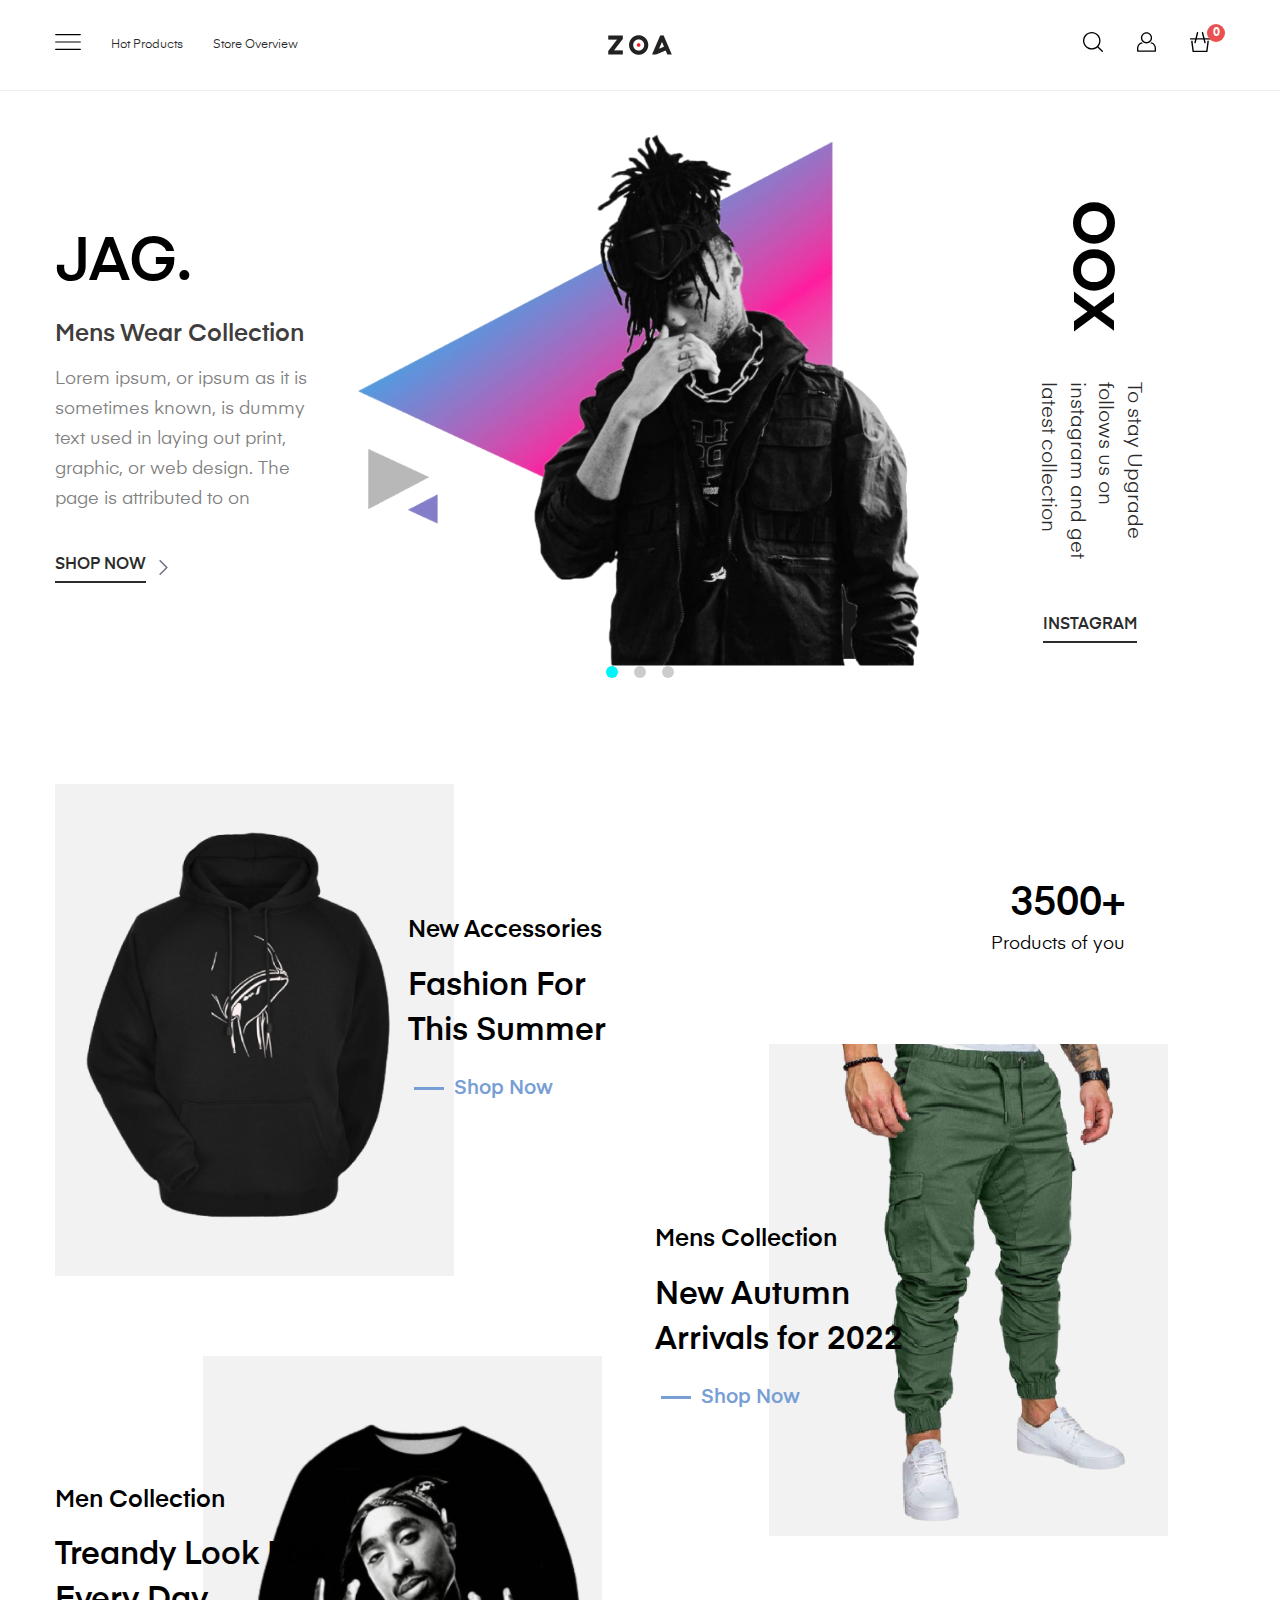
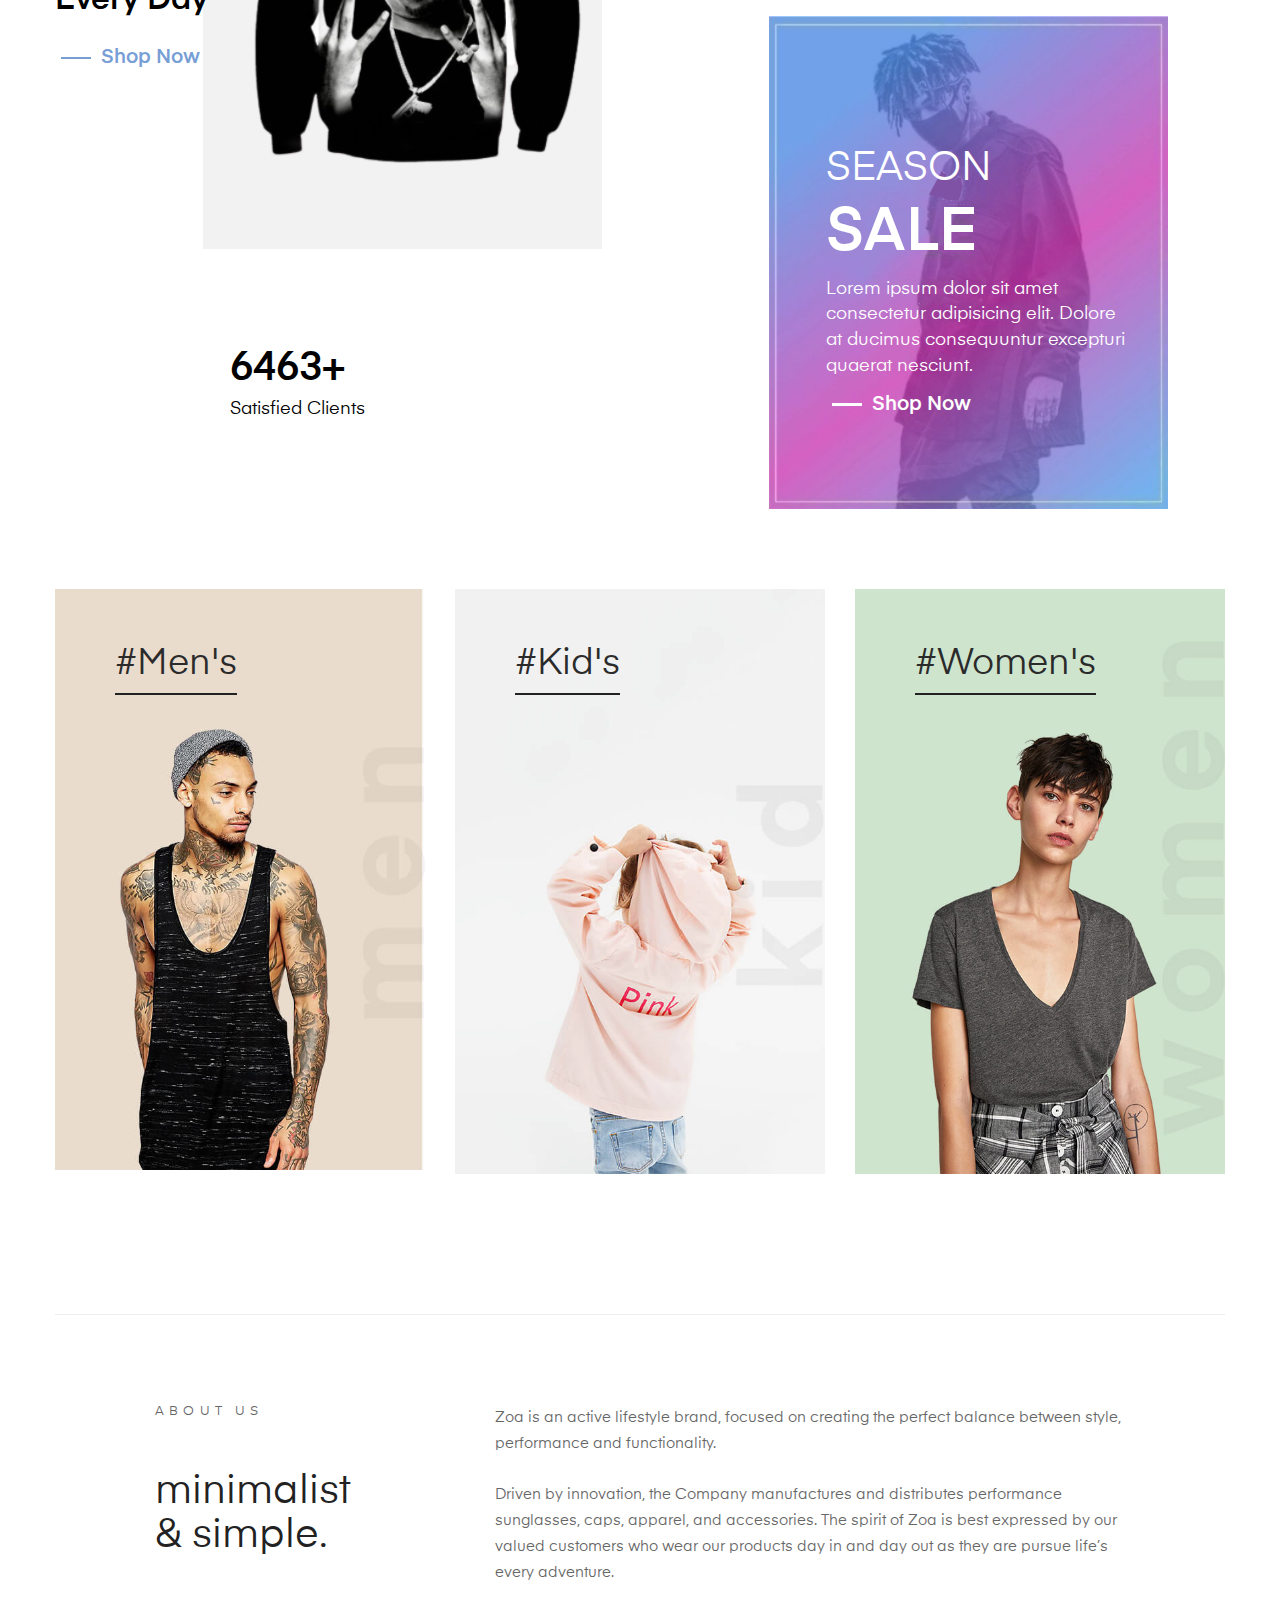
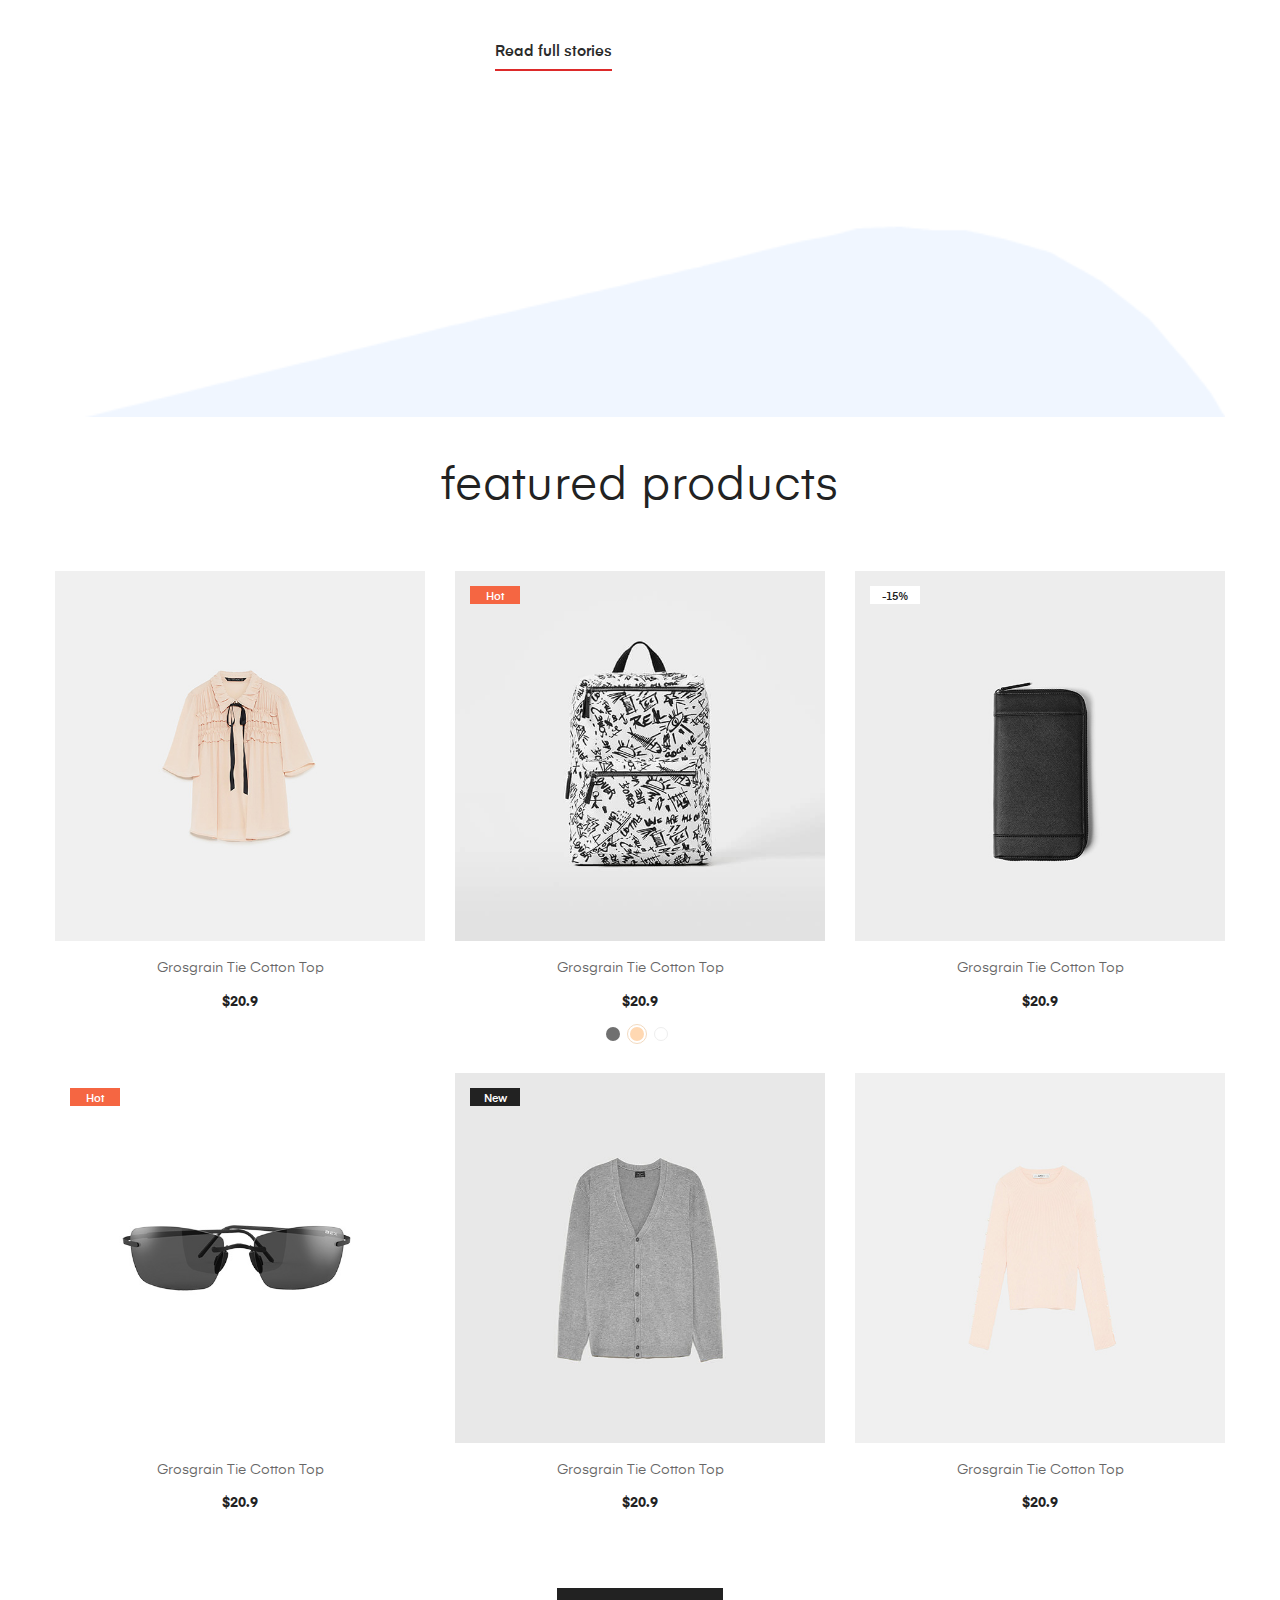
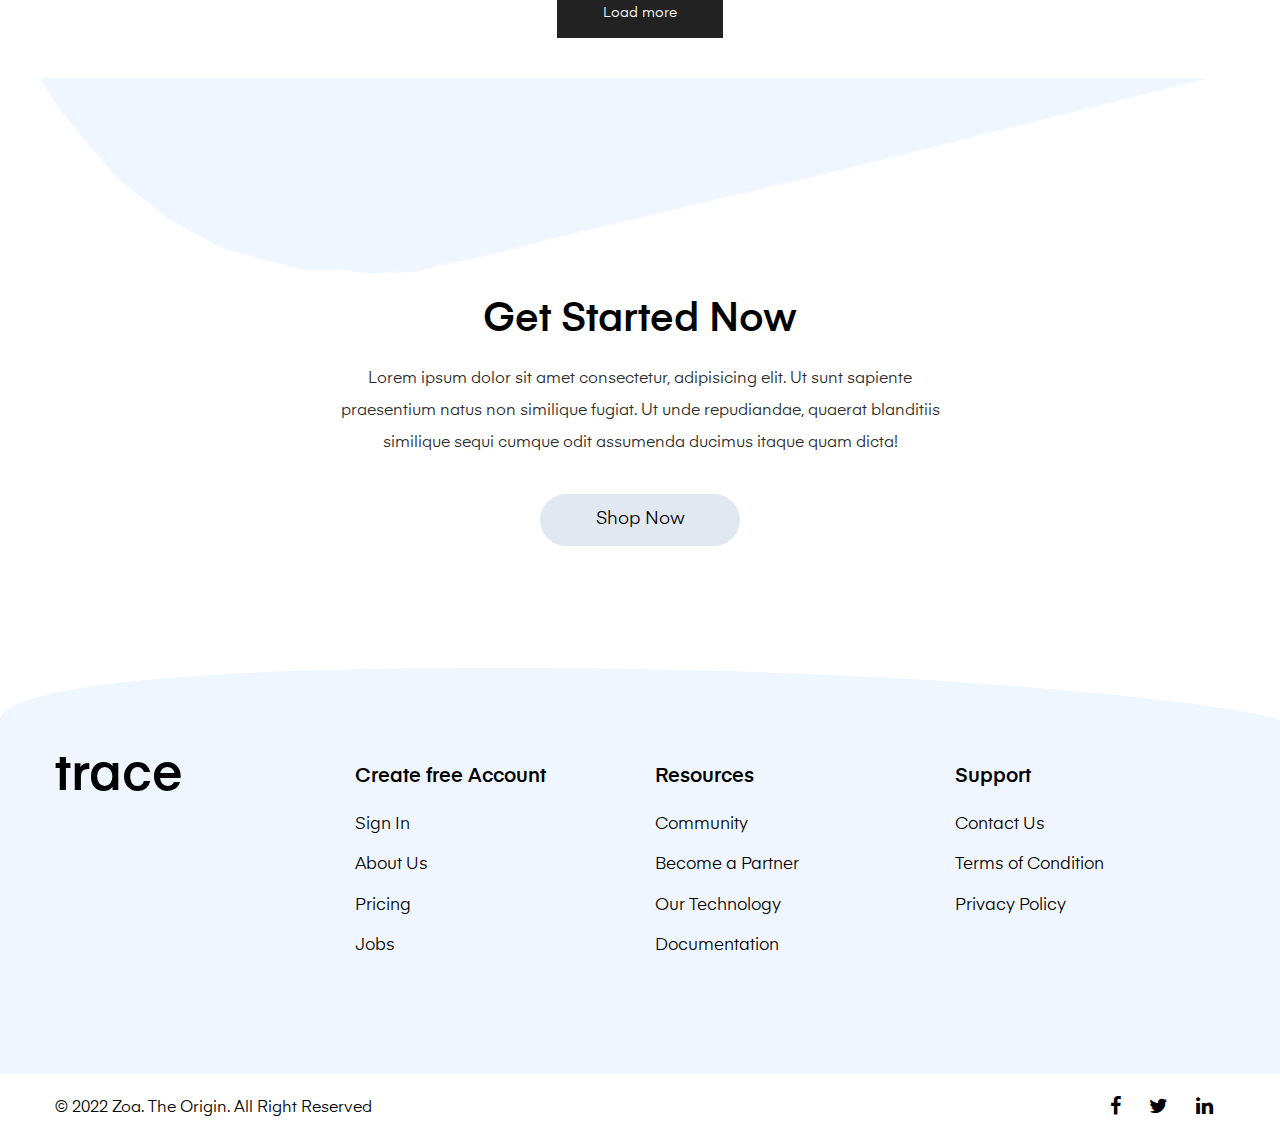
<file: index.html>
<!DOCTYPE html>
<html lang="en">

<head>
    <meta charset="utf-8">
    <meta http-equiv="X-UA-Compatible" content="IE=edge">
    <meta name="viewport" content="width=device-width, initial-scale=1, maximum-scale=1" />
    <title>Zoa - Minimalist HTML Template</title>
    <link rel="shortcut icon" href="img/favicon.png" type="image/png">
    <link rel="stylesheet" href="css/owl.carousel.min.css">
    <link rel="stylesheet" href="css/slick.css">
    <link rel="stylesheet" href="css/slick-theme.css">
    <link rel="stylesheet" href="https://unpkg.com/swiper/swiper-bundle.min.css"    />
    <link rel="stylesheet" href="css/owl.theme.default.min.css">
    <link rel="stylesheet" type="text/css" href="css/styles.css">
    <link rel="stylesheet" type="text/css" href="css/home.css">
</head>

<body>
    
    <!-- push menu-->
    <div class="pushmenu menu-home5">
        <div class="menu-push">
            <span class="close-left js-close"><i class="ion-ios-close-empty f-40"></i></span>
            <div class="clearfix"></div>
            <form role="search" method="get" id="searchform" class="searchform" action="/search">
                <div>
                    <label class="screen-reader-text" for="q"></label>
                    <input type="text" placeholder="Search for products" value="" name="q" id="q" autocomplete="off">
                    <input type="hidden" name="type" value="product">
                    <button type="submit" id="searchsubmit"><i class="ion-ios-search-strong"></i></button>
                </div>
            </form>
            <ul class="nav-home5 js-menubar">
                <li class="level1 active dropdown">
                    <a href="index.html">Home</a>
                    
            
                <li class="level1 active dropdown"><a href="./all-products.html">Products</a>
                    <ul class="level1">
                        <li class="level2">
                            <a href="./all-products.html">Shop</a>
                            <ul class="menu-level-2">
                                <li class="level3"><a href="./hoodie.html" title="">Hoodie</a></li>
                                <li class="level3"><a href="./t-shirt.html" title="">T-shirt</a></li>
                                <li class="level3"><a href="./shoes.html" title="">Shoes</a></li>
                            </ul>
                        </li>
                        <li class="level2">
                            <a href="#">Shopping</a>
                            <ul class="menu-level-2">
                                <li class="level3"><a href="./all-products.html" title="">Shop</a></li>
                                <li class="level3"><a href="./cart.html" title="">Cart</a></li>
                            
                                <li class="level3"><a href="./check-out.html" title="">Checkout</a></li>
                                <li class="level3"><a href="./my-account.html" title="">My Account</a></li>
                            </ul>
                        </li>
                    </ul>
                </li>
                <li class="level1"><a href="#">Menu</a></li>
                <li class="level1">
                    <a href="#">Pages</a>
                    <ul class="menu-level1">
                        <li class="level2"><a href="#" title="About Us">About Us </a></li>
                        <li class="level2"><a href="./contact.html" title="Contact">Contact</a></li>
                        <li class="level2"><a href="./faqs.html" title="FAQs">FAQs</a></li>
                    </ul>
                </li>
            </ul>
            <ul class="mobile-account">
                <li><a href="#"><i class="fa fa-unlock-alt"></i>Login</a></li>
                <li><a href="#"><i class="fa fa-user-plus"></i>Register</a></li>
                <li><a href="#"><i class="fa fa-heart"></i>Wishlist</a></li>
            </ul>
            <h4 class="mb-title">connect and follow</h4>
            <div class="mobile-social mg-bottom-30">
                <a href=""><i class="fa fa-facebook"></i></a>
                <a href=""><i class="fa fa-twitter"></i></a>
                <a href=""><i class="fa fa-google-plus"></i></a>
            </div>
        </div>
    </div>
    <!-- end push menu-->

    <!-- Push cart -->
    <div class="pushmenu pushmenu-left cart-box-container">
        <div class="cart-list">
            <div class="cart-list-heading">
                <h3 class="cart-title">My cart</h3>
                <span class="close-left js-close"><i class="ion-ios-close-empty"></i></span>
            </div>
            <div class="cart-inside">
                <ul class="list">
                    <li class="item-cart">
                        <div class="product-img-wrap">
                            <a href="#" title="Product"><img src="img/product/cart_product_1.jpg" alt="Product" class="img-responsive"></a>
                        </div>
                        <div class="product-details">
                            <div class="inner-left">
                                <div class="product-name"><a href="#">Grosgrain tie cotton top</a></div>
                                <div class="product-price"><span>$20.9</span></div>
                                <div class="cart-qtt">
                                    <button type="button" class="quantity-left-minus btn btn-number js-minus" data-type="minus" data-field="">
                                        <span class="minus-icon"><i class="ion-ios-minus-empty"></i></span>
                                    </button>
                                    <input type="text" name="number" value="1" class="product_quantity_number js-number">
                                    <button type="button" class="quantity-right-plus btn btn-number js-plus" data-type="plus" data-field="">
                                        <span class="plus-icon"><i class="ion-ios-plus-empty"></i></span>
                                    </button>
                                </div>
                            </div>
                        </div>
                    </li>
                    <li class="item-cart">
                        <div class="product-img-wrap">
                            <a href="#" title="Product"><img src="img/product/cart_product_2.jpg" alt="Product" class="img-responsive"></a>
                        </div>
                        <div class="product-details">
                            <div class="inner-left">
                                <div class="product-name"><a href="#">Grosgrain tie cotton top</a></div>
                                <div class="product-price"><span>$20.9</span></div>
                                <div class="cart-qtt">
                                    <button type="button" class="quantity-left-minus btn btn-number js-minus" data-type="minus" data-field="">
                                        <span class="minus-icon"><i class="ion-ios-minus-empty"></i></span>
                                    </button>
                                    <input type="text" name="number" value="1" class="product_quantity_number js-number">
                                    <button type="button" class="quantity-right-plus btn btn-number js-plus" data-type="plus" data-field="">
                                        <span class="plus-icon"><i class="ion-ios-plus-empty"></i></span>
                                    </button>
                                </div>
                            </div>
                        </div>
                    </li>
                </ul>
                <div class="cart-bottom">
                    <div class="cart-form">
                        <div class="cart-note-form">
                            <label for="CartSpecialInstructions" class="cart-note cart-note_text_label small--text-center">Special Offer:</label>
                            <textarea rows="6" name="note" id="CartSpecialInstructions" class="cart-note__input form-control note--input"></textarea>
                        </div>
                    </div>
                    <div class="cart-button mg-top-30">
                        <a class="zoa-btn checkout" href="#" title="">Check out</a>
                    </div>
                </div>
            </div>
            <!-- End cart bottom -->
        </div>
    </div>
    <!-- End pushcart -->
    <!-- Search form -->
    <div class="search-form-wrapper header-search-form">
        <div class="container">
            <div class="search-results-wrapper">
                <div class="btn-search-close">
                    <i class="ion-ios-close-empty"></i>
                </div>
            </div>
            <ul class="zoa-category text-center">
                <li><a href="">All Categories</a></li>
                <li><a href="">Woman</a></li>
                <li><a href="">Man</a></li>
                <li><a href="">Accessories</a></li>
                <li><a href="">Kid</a></li>
                <li><a href="">Others</a></li>
            </ul>
            <form method="get" action="/search" role="search" class="search-form  has-categories-select">
                <input name="q" class="search-input" type="text" value="" placeholder="Enter your keywords..." autocomplete="off">
                <input type="hidden" name="post_type" value="product">
                <button type="submit" id="search-btn"><i class="ion-ios-search-strong"></i></button>
            </form>
        </div>
    </div>
    <!-- End search form -->
    <!-- Account -->
    <div class="account-form-wrapper">
        <div class="container">
            <div class="search-results-wrapper">
                <div class="btn-search-close">
                    <i class="ion-ios-close-empty black"></i>
                </div>
            </div>
            <div class="account-wrapper">
                <ul class="account-tab text-center">
                    <li class="active"><a data-toggle="tab" href="#login">Login</a></li>
                    <li><a data-toggle="tab" href="#register">Register</a></li>
                </ul>
                <div class="tab-content">
                    <div id="login" class="tab-pane fade in active">
                        <div class="row">
                            <div class="col-md-4">
                                <form method="post" class="form-customer form-login">
                                    <div class="form-group">
                                        <label for="exampleInputEmail1">E-mail *</label>
                                        <input type="email" class="form-control form-account" id="exampleInputEmail1">
                                    </div>
                                    <div class="form-group">
                                        <label for="zoaname">Name</label>
                                        <input type="text" class="form-control form-account" id="zoaname">
                                    </div>
                                    <div class="form-group">
                                        <label for="exampleInputPassword1">Password *</label>
                                        <input type="password" class="form-control form-account" id="exampleInputPassword1">
                                    </div>
                                    <div class="btn-button-group mg-top-30 mg-bottom-15">
                                        <button type="submit" class="zoa-btn btn-login hover-white">Sign Up</button>
                                    </div>
                                </form>
                                <div class="social-group-button">
                                    <a href="" class="twitter button">
                                        <div class="slide">
                                            <p>
                                                Connect with Twitter
                                            </p>
                                        </div>
                                        <div class="icon">
                                            <i class="fa fa-twitter">
                                    </i>
                                        </div>
                                    </a>
                                    <a href="" class="facebook button">
                                        <div class="slide">
                                            <p>
                                                Connect with Facebook
                                            </p>
                                        </div>
                                        <div class="icon">
                                            <i class="fa fa-facebook">
                                    </i>
                                        </div>
                                    </a>
                                </div>
                                <span class="text-note">Already have an account? <a href="">Sign In!</a></span>
                            </div>
                            <div class="col-md-4">
                                <form method="post" class="form-customer form-register">
                                    <div class="form-group">
                                        <label for="exampleInputEmail2">E-mail</label>
                                        <input type="email" class="form-control form-account" id="exampleInputEmail2">
                                    </div>
                                    <div class="form-group">
                                        <label for="exampleInputPassword3">Password</label>
                                        <input type="password" class="form-control form-account" id="exampleInputPassword3">
                                    </div>
                                    <div class="flex justify-content-between mg-30">
                                        <div class="checkbox">
                                            <input data-val="true" data-val-required="The Remember me? field is required." id="RememberMe" name="RememberMe" type="checkbox" value="true" />
                                            <input name="RememberMe" type="hidden" value="false" />
                                            <label for="RememberMe">Remember me</label>
                                        </div>
                                        <a href="" class="text-note no-mg">Forgot Password?</a>
                                    </div>
                                    <div class="btn-button-group mg-top-30 mg-bottom-15">
                                        <button type="submit" class="zoa-btn btn-login hover-white">Sign In</button>
                                    </div>
                                </form>
                                <div class="social-group-button">
                                    <a href="" class="twitter button">
                                        <div class="slide">
                                            <p>
                                                Connect with Twitter
                                            </p>
                                        </div>
                                        <div class="icon">
                                            <i class="fa fa-twitter">
                                    </i>
                                        </div>
                                    </a>
                                    <a href="" class="facebook button">
                                        <div class="slide">
                                            <p>
                                                Connect with Facebook
                                            </p>
                                        </div>
                                        <div class="icon">
                                            <i class="fa fa-facebook">
                                    </i>
                                        </div>
                                    </a>
                                </div>
                                <span class="text-note">Don’t have an account? <a href="">Register!</a></span>
                            </div>
                            <div class="col-md-4">
                                <form method="post" class="form-customer form-reset">
                                    <div class="form-group">
                                        <label for="exampleInputEmail5">E-mail *</label>
                                        <input type="email" class="form-control form-account" id="exampleInputEmail5">
                                    </div>
                                    <div class="btn-button-group mg-top-30 mg-bottom-15">
                                        <button type="submit" class="zoa-btn btn-login hover-white">Reset Password</button>
                                    </div>
                                </form>
                            </div>
                        </div>
                    </div>
                    <div id="register" class="tab-pane fade">
                        <div class="row">
                            <div class="col-md-4">
                                <form method="post" class="form-customer form-login">
                                    <div class="form-group">
                                        <label for="exampleInputEmail7">E-mail *</label>
                                        <input type="email" class="form-control form-account" id="exampleInputEmail7">
                                    </div>
                                    <div class="form-group">
                                        <label for="zoaname2">Name</label>
                                        <input type="text" class="form-control form-account" id="zoaname2">
                                    </div>
                                    <div class="form-group">
                                        <label for="exampleInputPassword2">Password *</label>
                                        <input type="password" class="form-control form-account" id="exampleInputPassword2">
                                    </div>
                                    <div class="btn-button-group mg-top-30 mg-bottom-15">
                                        <button type="submit" class="zoa-btn btn-login hover-white">Sign Up</button>
                                    </div>
                                </form>
                                <div class="social-group-button">
                                    <a href="" class="twitter button">
                                        <div class="slide">
                                            <p>
                                                Connect with Twitter
                                            </p>
                                        </div>
                                        <div class="icon">
                                            <i class="fa fa-twitter">
                                    </i>
                                        </div>
                                    </a>
                                    <a href="" class="facebook button">
                                        <div class="slide">
                                            <p>
                                                Connect with Facebook
                                            </p>
                                        </div>
                                        <div class="icon">
                                            <i class="fa fa-facebook">
                                    </i>
                                        </div>
                                    </a>
                                </div>
                                <span class="text-note">Already have an account? <a href="">Sign In!</a></span>
                            </div>
                            <div class="col-md-4">
                                <form method="post" class="form-customer form-register">
                                    <div class="form-group">
                                        <label for="exampleInputEmail6">E-mail</label>
                                        <input type="email" class="form-control form-account" id="exampleInputEmail6">
                                    </div>
                                    <div class="form-group">
                                        <label for="exampleInputPassword4">Password</label>
                                        <input type="password" class="form-control form-account" id="exampleInputPassword4">
                                    </div>
                                    <div class="flex justify-content-between mg-30">
                                        <div class="checkbox">
                                            <input data-val="true" data-val-required="The Remember me? field is required." id="RememberMe2" name="RememberMe" type="checkbox" value="true" />
                                            <input name="RememberMe" type="hidden" value="false" />
                                            <label for="RememberMe2">Remember me</label>
                                        </div>
                                        <a href="" class="text-note no-mg">Forgot Password?</a>
                                    </div>
                                    <div class="btn-button-group mg-top-30 mg-bottom-15">
                                        <button type="submit" class="zoa-btn btn-login hover-white">Sign In</button>
                                    </div>
                                </form>
                                <div class="social-group-button">
                                    <a href="" class="twitter button">
                                        <div class="slide">
                                            <p>
                                                Connect with Twitter
                                            </p>
                                        </div>
                                        <div class="icon">
                                            <i class="fa fa-twitter">
                                    </i>
                                        </div>
                                    </a>
                                    <a href="" class="facebook button">
                                        <div class="slide">
                                            <p>
                                                Connect with Facebook
                                            </p>
                                        </div>
                                        <div class="icon">
                                            <i class="fa fa-facebook">
                                    </i>
                                        </div>
                                    </a>
                                </div>
                                <span class="text-note">Don’t have an account? <a href="">Register!</a></span>
                            </div>
                            <div class="col-md-4">
                                <form method="post" class="form-customer form-reset">
                                    <div class="form-group">
                                        <label for="exampleInputEmail4">E-mail *</label>
                                        <input type="email" class="form-control form-account" id="exampleInputEmail4">
                                    </div>
                                    <div class="btn-button-group mg-top-30 mg-bottom-15">
                                        <button type="submit" class="zoa-btn btn-login hover-white">Reset Password</button>
                                    </div>
                                </form>
                            </div>
                        </div>
                    </div>
                </div>
            </div>
        </div>
        <!-- End Account -->
    </div>
    <div class="wrappage">
        <!--header -->
        <header id="header" class="header-v1">
            <div class="header-center">
                <div class="container container-content">
                    <div class="row flex align-items-center justify-content-between">
                        <div class="col-md-4 col">
                            <div class="topbar-right">
                                <div class="element">
                                    <a href="#" class="icon-pushmenu js-push-menu">
                                        <svg width="26" height="16" version="1.1" id="Layer_1" xmlns="http://www.w3.org/2000/svg" xmlns:xlink="http://www.w3.org/1999/xlink" x="0px" y="0px" viewBox="0 0 66 41" style="enable-background:new 0 0 66 41;" xml:space="preserve">
                                            <style type="text/css">
                                            .st0 {
                                                fill: none;
                                                stroke: #000000;
                                                stroke-width: 3;
                                                stroke-linecap: round;
                                                stroke-miterlimit: 10;
                                            }
                                            </style>
                                            <g>
                                                <line class="st0" x1="1.5" y1="1.5" x2="64.5" y2="1.5" />
                                                <line class="st0" x1="1.5" y1="20.5" x2="64.5" y2="20.5" />
                                                <line class="st0" x1="1.5" y1="39.5" x2="64.5" y2="39.5" />
                                            </g>
                                        </svg>
                                    </a>
                                </div>
                                <div class="element element-currency hidden-xs hidden-sm">
                                    <a href="./hot-products.html" id="label3" class="dropdown-toggle" >
                                
                                    <span>Hot Products</span>

                                    </a>
                                    
                                    
                                </div>
                                <div class="element element-leaguage hidden-xs hidden-sm">
                                    <a href="./store-overview.html" id="label2" class="dropdown-toggle" >
                                    
                                    <span>Store Overview</span>

                                    </a>
                                
                                </div>
                            </div>
                        </div>
                        <div class="col-md-4 col flex justify-content-center">
                            <a href="#"><img src="img/logo.png" alt="" class="img-reponsive"></a>
                        </div>
                        <div class="col-md-4 col flex justify-content-end">
                            <div class="topbar-left">
                                <div class="element element-search hidden-xs hidden-sm">
                                    <a href="#" class="zoa-icon search-toggle">
                                        <svg width="20" height="20" version="1.1" id="Layer_2" xmlns="http://www.w3.org/2000/svg" xmlns:xlink="http://www.w3.org/1999/xlink" x="0px" y="0px" viewBox="0 0 90 90" style="enable-background:new 0 0 90 90;" xml:space="preserve">
                                            <g>
                                                <path d="M0,39.4C0,50,4.1,59.9,11.6,67.3c7.4,7.5,17.3,11.6,27.8,11.6c9.5,0,18.5-3.4,25.7-9.5l19.8,19.7c1.2,1.2,3.1,1.2,4.2,0
    c0.6-0.6,0.9-1.3,0.9-2.1s-0.3-1.5-0.9-2.1L69.3,65.1c6.2-7.1,9.5-16.2,9.5-25.7c0-10.5-4.1-20.4-11.6-27.9C59.9,4.1,50,0,39.4,0
    C28.8,0,19,4.1,11.6,11.6S0,28.9,0,39.4z M63.1,15.8c6.3,6.3,9.8,14.7,9.8,23.6S69.4,56.7,63.1,63s-14.7,9.8-23.6,9.8
    S22.2,69.3,15.9,63C9.5,56.8,6,48.4,6,39.4s3.5-17.3,9.8-23.6S30.5,6,39.4,6S56.8,9.5,63.1,15.8z" />
                                            </g>
                                        </svg>
                                    </a>
                                </div>
                                <div class="element element-user hidden-xs hidden-sm">
                                    <a href="#" class="zoa-icon js-user">
                                        <svg width="19" height="20" version="1.1" id="Layer_3" xmlns="http://www.w3.org/2000/svg" xmlns:xlink="http://www.w3.org/1999/xlink" x="0px" y="0px" viewBox="0 0 100 102.8" style="enable-background:new 0 0 100 102.8;" xml:space="preserve">
                                            <g>
                                                <path d="M75.7,52.4c-2.1,2.3-4.4,4.3-7,6C82.2,58.8,93,69.9,93,83.5v12.3H7V83.5c0-13.6,10.8-24.7,24.3-25.1c-2.6-1.7-5-3.7-7-6
    C10.3,55.9,0,68.5,0,83.5v15.8c0,1.9,1.6,3.5,3.5,3.5h93c1.9,0,3.5-1.6,3.5-3.5V83.5C100,68.5,89.7,55.9,75.7,52.4z" />
                                                <g>
                                                    <path d="M50,58.9c-16.2,0-29.5-13.2-29.5-29.5S33.8,0,50,0s29.5,13.2,29.5,29.5S66.2,58.9,50,58.9z M50,7
        C37.6,7,27.5,17.1,27.5,29.5S37.6,51.9,50,51.9s22.5-10.1,22.5-22.5S62.4,7,50,7z" />
                                                </g>
                                            </g>
                                        </svg>
                                    </a>
                                </div>
                                <div class="element element-cart">
                                    <a href="#" class="zoa-icon icon-cart">
                                        <svg width="20" height="20" version="1.1" id="Layer_4" xmlns="http://www.w3.org/2000/svg" xmlns:xlink="http://www.w3.org/1999/xlink" x="0px" y="0px" viewBox="0 0 55.4 55.4" style="enable-background:new 0 0 55.4 55.4;" xml:space="preserve">
                                            <g>
                                                <rect x="0.2" y="17.4" width="55" height="3.4" />
                                            </g>
                                            <g>
                                                <polygon points="7.1,55.4 3.4,27.8 3.4,24.1 7.3,24.1 7.3,27.6 10.5,51.6 44.9,51.6 48.1,27.6 48.1,24.1 52,24.1 52,27.9 
    48.3,55.4   " />
                                            </g>
                                            <g>
                                                <path d="M14,31.4c-0.1,0-0.3,0-0.5-0.1c-1-0.2-1.6-1.3-1.4-2.3L19,1.5C19.2,0.6,20,0,20.9,0c0.1,0,0.3,0,0.4,0
    c0.5,0.1,0.9,0.4,1.2,0.9c0.3,0.4,0.4,1,0.3,1.5l-6.9,27.5C15.6,30.8,14.8,31.4,14,31.4z" />
                                            </g>
                                            <g>
                                                <path d="M41.5,31.4c-0.9,0-1.7-0.6-1.9-1.5L32.7,2.4c-0.1-0.5,0-1.1,0.3-1.5s0.7-0.7,1.2-0.8c0.1,0,0.3,0,0.4,0
    c0.9,0,1.7,0.6,1.9,1.5L43.4,29c0.1,0.5,0,1-0.2,1.5c-0.3,0.5-0.7,0.8-1.1,0.9c-0.2,0-0.3,0-0.4,0.1C41.6,31.4,41.6,31.4,41.5,31.4
    z" />
                                            </g>
                                        </svg>
                                        <span class="count cart-count">0</span>
                                    </a>
                                </div>
                            </div>
                        </div>
                    </div>
                </div>
            </div>
        </header>
        <!-- /header -->

        <!--Banner Area Start-->
        <section class="banner-slider">
            <div class="swiper mySwiper">
                <div class="swiper-wrapper">
                    <div class="swiper-slide">
                      <div class="container container-content">
                            <div class="row d-flex align-items-center">
                                <div class="col-md-3 col-ms-12 col-xs-12">
                                    <div class="slider-content">
                                        <h2>JAG.</h2>
                                        <h5>Mens Wear Collection</h5>
                                        <p class="slide-content-p">Lorem ipsum, or ipsum as it is sometimes known, is dummy text used in laying out print,  graphic, or web design. The page is attributed to on</p>
                                        <a href="#" class="shop-now">Shop Now</a>
                                    </div>
                                </div>
                                <div class="col-md-6 col-ms-12 col-xs-12">
                                    <div class="slider-img">
                                        <figure class="slider-single-img">
                                            <img src="./img/slider-bg.png" alt="img-fluid">
                                        </figure>
        
                                    </div>
                                </div>
                                <div class="col-md-3 col-ms-12 col-xs-12">
                                    <div class="slider-info">
                                        <div class="rotate-info">
                                            <h1>OOX</h1>
                                            <p>To stay Upgrade follows us on instagram and get latest collection</p>
                                            <h3>Consult with our designers now</h3>
                                        </div>
                                        <div class="follow-btn">
                                            <a href="#">Instagram</a>
                                        </div>
                                    </div>
                                </div>
                            </div>
                        </div>
                    </div>
                    <div class="swiper-slide">
                        <div class="container container-content">
                            <div class="row d-flex align-items-center">
                                <div class="col-md-3 col-ms-12 col-xs-12">
                                    <div class="slider-2-img-left">
                                        <img src="./img/girl-1.png" alt="zoa" class="img-fluid">
                                    </div>
                                </div>
                                <div class="col-md-6 col-ms-12 col-xs-12">
                                    <div class="slider-2-content">
                                        <p>Shop Deals</p>
                                        <span class="line"></span>
                                        <h3>Big Sale this week</h3>
                                        <p class="buy-and-get">Buy 1 get 3 more</p>
                                        <button>Check It Out</button>
                                    </div>
                                </div>
                                <div class="col-md-3 col-ms-12 col-xs-12">
                                    <div class="slider-2-img-right">
                                        <img src="./img/girl-2.png" alt="zoa">
                                    </div>
                                </div>
                            </div>
                        </div>
                    </div>
                    <div class="swiper-slide">
                        <div class="container container-content">
                            <div class="row d-flex align-items-center">
                                <div class="col-md-6 col-ms-12 col-xs-12">
                                    <div class="slider-3-content">
                                        <h3>Boost Your Speed</h3>
                                        <h5>30,00$</h5>
                                        <p>Lorem ipsum dolor sit amet consectetur adipisicing elit. Perferendis, ducimus nemo dolores ipsum enim rem impedit praesentium itaque pariatur molestiae animi officiis, minus fuga? Quisquam unde quidem modi maxime voluptatibus tempora commodi temporibus fugiat iure fuga, possimus qui consectetur vero?</p>
                                        <button>Shop Now</button>
                                    </div>
                                </div>
                                <div class="col-md-6 col-ms-12 col-xs-12">
                                    <div class="slider-3-img">
                                        <img src="./img/shoe.png" alt="zoa" class="img-fluid">
                                    </div>
                                </div>
                            </div>
                        </div>
                    </div>
                                 
                </div>
                
                <div class="swiper-pagination"></div>
            </div>
        </section>
       
        <!--Banner Area end-->

        <!--Featured Area Start-->
        <section class="feature-area">
            <div class="container container-content">
                <div class="row">
                    <div class="col-md-6">
                        <div class="feature-left">
                            <div class="feature-one">
                                <img src="./img/hoodie.png" alt="zoa"  class="img-fluid">
                                <div class="feature-content-one">
                                    <h4>New Accessories</h4>
                                    <h2>Fashion For This Summer</h2>
                                    <button>Shop Now</button>
                                </div>
                            </div>
                            <div class="feature-three">
                                <img src="./img/t-shir.png" alt="zoa"  class="img-fluid">
                                <div class="feature-content-three">
                                    <h4>Men Collection</h4>
                                    <h2>Treandy Look For Every Day</h2>
                                    <button>Shop Now</button>
                                </div>
                            </div>
                            <div class="total-sale">
                                <h1>6463+</h1>
                                <p>Satisfied Clients</p>
                            </div>
                            
                        </div>
                    </div>
                    <div class="col-md-6">
                        <div class="feature-right">
                            <div class="total-sale">
                                <h1>3500+</h1>
                                <p>Products of you</p>
                            </div>
                            <div class="feature-two">
                                <img src="./img/pant.png" alt="zoa"  class="img-fluid">
                                <div class="feature-content-two">
                                    <h4>Mens Collection</h4>
                                    <h2>New Autumn Arrivals for 2022</h2>
                                    <button>Shop Now</button>
                                </div>
                            </div>
                            <div class="feature-four">
                                <img src="./img/season-sale.png" alt="zoa"  class="img-fluid">
                                <div class="feature-content-four">
                                    <h4>Season</h4>
                                    <h2>Sale</h2>
                                    <p>Lorem ipsum dolor sit amet consectetur adipisicing elit. Dolore at ducimus consequuntur excepturi quaerat nesciunt.</p>
                                    <button>Shop Now</button>
                                </div>
                            </div>
                        </div>
                    </div>
                    
                </div>
            </div>
        </section>
        
        <!--Featured Area Start-->
        
        <div class="container container-content">
            <div class="zoa-collection pad">
                <div class="row">
                    <div class="col-md-4 col-sm-4 col-xs-12">
                        <div class="collection-img">
                            <a href="" class="effect-img3 plus-zoom">
                                <img src="img/home11/cate_1.jpg" alt="" class="img-responsive">
                            </a>
                            <div class="box-center content4">
                                <a href="./t-shirt.html">#Men's</a>
                            </div>
                        </div>
                    </div>
                    <div class="col-md-4 col-sm-4 col-xs-12">
                        <div class="collection-img">
                            <a href="" class="effect-img3 plus-zoom">
                                <img src="img/home11/cate_2.jpg" alt="" class="img-responsive">
                            </a>
                            <div class="box-center content4">
                                <a href="./hoodie.html">#Kid's</a>
                            </div>
                        </div>
                    </div>
                    <div class="col-md-4 col-sm-4 col-xs-12">
                        <div class="collection-img">
                            <a href="" class="effect-img3 plus-zoom">
                                <img src="img/home11/cate_3.jpg" alt="" class="img-responsive">
                            </a>
                            <div class="box-center content4">
                                <a href="./shoes.html">#Women's</a>
                            </div>
                        </div>
                    </div>
                </div>
            </div>
        </div>
        <div class="container">
            <div class="about-homepage11 bd-top">
                <div class="row">
                    <div class="col-md-4 col-sm-4 col-xs-12">
                        <div class="heading">
                            <h3>ABOUT US</h3>
                            <h1>minimalist  & simple.</h1>
                        </div>
                    </div>
                    <div class="col-md-8 col-sm-8 col-xs-12">
                        <div class="content">
                            <p>Zoa is an active lifestyle brand, focused on creating the perfect balance between style, performance and functionality.  </p>
                            <p>Driven by innovation, the Company manufactures and distributes performance sunglasses, caps, apparel, and accessories.  The spirit of Zoa is best expressed by our valued customers who wear our products day in and day out as they are pursue life’s every adventure.</p>
                            <a href="" class="btn-read">Read full stories</a>
                        </div>
                    </div>
                </div>
            </div>
        </div>
       <div class="zoa-product pad5">
            
            <div class="container">
                <div class="zoa-product-bg">
                    <h3 class="title text-center">featured products</h3>
                    <div class="row">
                        <div class="col-xs-6 col-sm-6 col-md-4 col-lg-4 product-item">
                            <div class="product-img">
                                <a href=""><img src="img/home1/product_9.jpg" alt="" class="img-responsive"></a>
                                <div class="product-button-group">
                                    <a href="#" class="zoa-btn zoa-quickview">
                                        <span class="zoa-icon-quick-view"></span>
                                    </a>
                                    <a href="#" class="zoa-btn zoa-wishlist">
                                        <span class="zoa-icon-heart"></span>
                                    </a>
                                    <a href="#" class="zoa-btn zoa-addcart">
                                        <span class="zoa-icon-cart"></span>
                                    </a>
                                </div>
                            </div>
                            <div class="product-info text-center">
                                <h3 class="product-title">
                                    <a href="">Grosgrain tie cotton top</a>
                                </h3>
                                <div class="product-price">
                                    <span>$20.9</span>
                                </div>
                            </div>
                        </div>
                        <div class="col-xs-6 col-sm-6 col-md-4 col-lg-4 product-item">
                            <div class="product-img">
                                 <a href=""><img src="img/home1/product_11.jpg" alt="" class="img-responsive"></a>
                                <div class="ribbon zoa-hot"><span>Hot</span></div>
                                <div class="product-button-group">
                                    <a href="#" class="zoa-btn zoa-quickview">
                                        <span class="zoa-icon-quick-view"></span>
                                    </a>
                                    <a href="#" class="zoa-btn zoa-wishlist">
                                        <span class="zoa-icon-heart"></span>
                                    </a>
                                    <a href="#" class="zoa-btn zoa-addcart">
                                        <span class="zoa-icon-cart"></span>
                                    </a>
                                </div>
                            </div>
                            <div class="product-info text-center">
                                <h3 class="product-title">
                                    <a href="">Grosgrain tie cotton top</a>
                                </h3>
                                <div class="product-price">
                                    <span>$20.9</span>
                                </div>
                                <div class="color-group">
                                    <a href="#" class="circle gray"></a>
                                    <a href="#" class="circle yellow active"></a>
                                    <a href="#" class="circle white"></a>
                                </div>
                            </div>
                        </div>
                        <div class="col-xs-6 col-sm-6 col-md-4 col-lg-4 product-item">
                            <div class="product-img">
                                 <a href=""><img src="img/home1/product_10.jpg" alt="" class="img-responsive"></a>
                                <div class="ribbon zoa-sale"><span>-15%</span></div>
                                <div class="product-button-group">
                                    <a href="#" class="zoa-btn zoa-quickview">
                                        <span class="zoa-icon-quick-view"></span>
                                    </a>
                                    <a href="#" class="zoa-btn zoa-wishlist">
                                        <span class="zoa-icon-heart"></span>
                                    </a>
                                    <a href="#" class="zoa-btn zoa-addcart">
                                        <span class="zoa-icon-cart"></span>
                                    </a>
                                </div>
                            </div>
                            <div class="product-info text-center">
                                <h3 class="product-title">
                                    <a href="">Grosgrain tie cotton top</a>
                                </h3>
                                <div class="product-price">
                                    <span>$20.9</span>
                                </div>
                            </div>
                        </div>
                        <div class="col-xs-6 col-sm-6 col-md-4 col-lg-4 product-item">
                            <div class="product-img">
                                <a href=""><img src="img/home1/product_16.jpg" alt="" class="img-responsive"></a>
                                <div class="ribbon zoa-hot"><span>Hot</span></div>
                                <div class="product-button-group">
                                    <a href="#" class="zoa-btn zoa-quickview">
                                        <span class="zoa-icon-quick-view"></span>
                                    </a>
                                    <a href="#" class="zoa-btn zoa-wishlist">
                                        <span class="zoa-icon-heart"></span>
                                    </a>
                                    <a href="#" class="zoa-btn zoa-addcart">
                                        <span class="zoa-icon-cart"></span>
                                    </a>
                                </div>
                            </div>
                            <div class="product-info text-center">
                                <h3 class="product-title">
                                    <a href="">Grosgrain tie cotton top</a>
                                </h3>
                                <div class="product-price">
                                    <span>$20.9</span>
                                </div>
                            </div>
                        </div>
                        <div class="col-xs-6 col-sm-6 col-md-4 col-lg-4 product-item">
                            <div class="product-img">
                                 <a href=""><img src="img/home1/product_17.jpg" alt="" class="img-responsive"></a>
                                <div class="ribbon zoa-new"><span>New</span></div>
                                <div class="product-button-group">
                                    <a href="#" class="zoa-btn zoa-quickview">
                                        <span class="zoa-icon-quick-view"></span>
                                    </a>
                                    <a href="#" class="zoa-btn zoa-wishlist">
                                        <span class="zoa-icon-heart"></span>
                                    </a>
                                    <a href="#" class="zoa-btn zoa-addcart">
                                        <span class="zoa-icon-cart"></span>
                                    </a>
                                </div>
                            </div>
                            <div class="product-info text-center">
                                <h3 class="product-title">
                                    <a href="">Grosgrain tie cotton top</a>
                                </h3>
                                <div class="product-price">
                                    <span>$20.9</span>
                                </div>
                            </div>
                        </div>
                        <div class="col-xs-6 col-sm-6 col-md-4 col-lg-4 product-item">
                            <div class="product-img">
                                <a href=""><img src="img/home1/product_18.jpg" alt="" class="img-responsive"></a>
                                <div class="product-button-group">
                                    <a href="#" class="zoa-btn zoa-quickview">
                                        <span class="zoa-icon-quick-view"></span>
                                    </a>
                                    <a href="#" class="zoa-btn zoa-wishlist">
                                        <span class="zoa-icon-heart"></span>
                                    </a>
                                    <a href="#" class="zoa-btn zoa-addcart">
                                        <span class="zoa-icon-cart"></span>
                                    </a>
                                </div>
                            </div>
                            <div class="product-info text-center">
                                <h3 class="product-title">
                                    <a href="">Grosgrain tie cotton top</a>
                                </h3>
                                <div class="product-price">
                                    <span>$20.9</span>
                                </div>
                            </div>
                        </div>
                    </div>
                    <div class="text-center">
                        <a href="" class="zoa-btn btn-loadmore">Load more</a>
                    </div>
                </div>
            </div>
        </div>
        <Section class="news-letter">
            <div class="container">
                <div class="row">
                    <div class="col-12">
                        <div class="newsletter-bg">
                            <div class="news-letter-content">
                                <h3>Get Started Now</h3>
                                <p>Lorem ipsum dolor sit amet consectetur, adipisicing elit. Ut sunt sapiente praesentium natus non similique fugiat. Ut unde repudiandae, quaerat blanditiis similique sequi cumque odit assumenda ducimus itaque quam dicta!</p>
                                <button>Shop Now</button>
                            </div>
                        </div>
                    </div>
                </div>
            </div>
        </Section>

        <section class="footer-content">
            <svg xmlns="http://www.w3.org/2000/svg" viewBox="0 0 1000 100" preserveAspectRatio="none">
                <path class="elementor-shape-fill" d="M615.2,96.7C240.2,97.8,0,18.9,0,0v100h1000V0C1000,19.2,989.8,96,615.2,96.7z"></path>
            </svg>

            <div class="container">
                <div class="row">
                    <div class="col-md-3 col-sm-12 col-xs-12">
                        <div class="footer-logo-area">
                            <h3>trace</h3>
                        </div>
                    </div>
                    <div class="col-md-3 col-sm-12 col-xs-12">
                        <div class="footer-link-area">
                            <h4>Create free Account</h4>
                            <ul>
                                <li>
                                    <a href="#">Sign In</a>
                                </li>
                                <li>
                                    <a href="#">About Us</a>
                                </li>
                                <li>
                                    <a href="#">Pricing</a>
                                </li>
                                <li>
                                    <a href="#">Jobs</a>
                                </li>
                            </ul>
                        </div>
                    </div>
                    <div class="col-md-3 col-sm-12 col-xs-12">
                        <div class="footer-link-area">
                            <h4>Resources</h4>
                            <ul>
                                <li>
                                    <a href="#">Community</a>
                                </li>
                                <li>
                                    <a href="#">Become a Partner</a>
                                </li>
                                <li>
                                    <a href="#">Our Technology</a>
                                </li>
                                <li>
                                    <a href="#">Documentation</a>
                                </li>
                            </ul>
                        </div>
                    </div>                
                    <div class="col-md-3 col-sm-12 col-xs-12">
                        <div class="footer-link-area">
                            <h4>Support</h4>
                            <ul>
                                <li>
                                    <a href="#">Contact Us</a>
                                </li>
                                <li>
                                    <a href="#">Terms of Condition</a>
                                </li>
                                <li>
                                    <a href="#">Privacy Policy</a>
                                </li>
                            </ul>
                        </div>
                    </div>
                </div>
                
            </div>
        </section>
        <!-- Footer -->
        <footer class="footer v2 bg-black">
            <div class="container">
                <div class="f-content">
                    
                    <div class="f-col align-items-center">
                        <p>© 2022 Zoa. The Origin. All Right Reserved</p>
                        
                    </div>
                    <div class="f-col">
                        <div class="social">
                            <a href=""><i class="fa fa-facebook"></i></a>
                            <a href=""><i class="fa fa-twitter"></i></a>
                            <a href=""><i class="fa fa-linkedin"></i></a>
                        </div>
                    </div>
                </div>
            </div>
        </footer>
        <!-- End Footer -->
    <script src="js/jquery.js"></script>
    <script src="js/bootstrap.min.js"></script>
    <script src="js/owl.carousel.min.js"></script>
    <script src="js/slick.min.js"></script>
    <script src="js/countdown.js"></script>
    <script src="https://unpkg.com/swiper/swiper-bundle.min.js"></script>
    <script src="js/main.js"></script>

    <script>
        var swiper = new Swiper(".mySwiper", {
          pagination: {
            el: ".swiper-pagination",
            clickable: true
          },
          autoplay: {
            delay: 5000,
         },
         loop: true
        });
      </script>
</body>

</html>
</file>
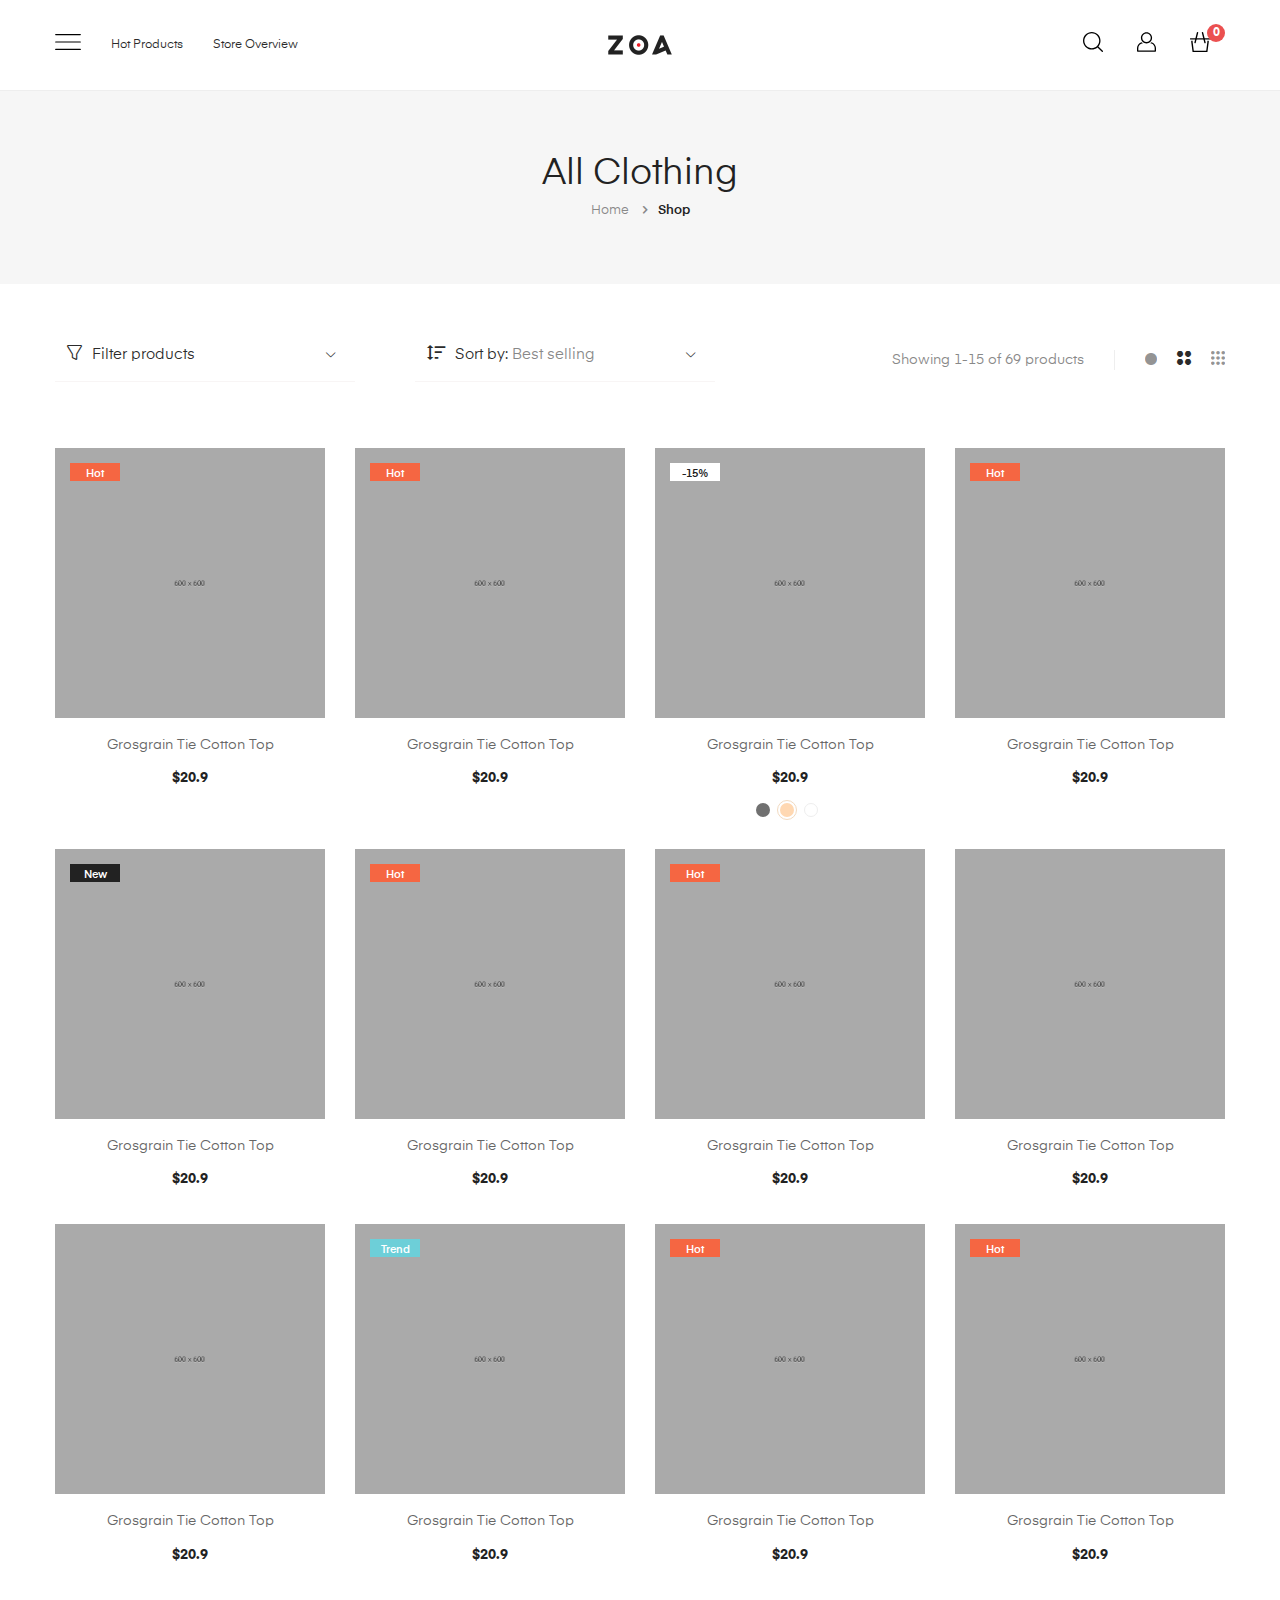
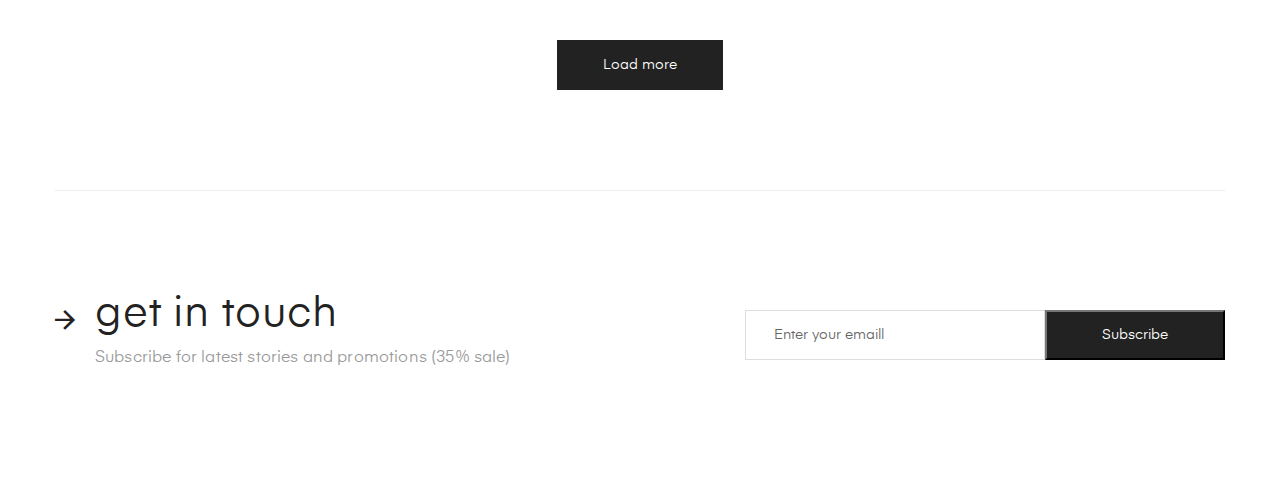
<file: All-products.html>
<!DOCTYPE html>
<html lang="en">

<head>
    <meta charset="utf-8">
    <meta http-equiv="X-UA-Compatible" content="IE=edge">
    <meta name="viewport" content="width=device-width, initial-scale=1, maximum-scale=1" />
    <title>Zoa - Minimalist HTML Template</title>
    <link rel="shortcut icon" href="img/favicon.png" type="image/png">
    <link rel="stylesheet" href="css/owl.carousel.min.css">
    <link rel="stylesheet" href="css/slick.css">
    <link rel="stylesheet" href="css/slick-theme.css">
    <link rel="stylesheet" href="css/owl.theme.default.min.css">
    <link rel="stylesheet" type="text/css" href="css/styles.css">
</head>

<body>
   <!-- push menu-->
   <div class="pushmenu menu-home5">
    <div class="menu-push">
        <span class="close-left js-close"><i class="ion-ios-close-empty f-40"></i></span>
        <div class="clearfix"></div>
        <form role="search" method="get" id="searchform" class="searchform" action="/search">
            <div>
                <label class="screen-reader-text" for="q"></label>
                <input type="text" placeholder="Search for products" value="" name="q" id="q" autocomplete="off">
                <input type="hidden" name="type" value="product">
                <button type="submit" id="searchsubmit"><i class="ion-ios-search-strong"></i></button>
            </div>
        </form>
        <ul class="nav-home5 js-menubar">
            <li class="level1 active dropdown">
                <a href="index.html">Home</a>
                
        
            <li class="level1 active dropdown"><a href="./all-products.html">Products</a>
                <ul class="level1">
                    <li class="level2">
                        <a href="./all-products.html">Shop</a>
                        <ul class="menu-level-2">
                            <li class="level3"><a href="./hoodie.html" title="">Hoodie</a></li>
                            <li class="level3"><a href="./t-shirt.html" title="">T-shirt</a></li>
                            <li class="level3"><a href="./shoes.html" title="">Shoes</a></li>
                        </ul>
                    </li>
                    <li class="level2">
                        <a href="#">Shopping</a>
                        <ul class="menu-level-2">
                            <li class="level3"><a href="./all-products.html" title="">Shop</a></li>
                            <li class="level3"><a href="./cart.html" title="">Cart</a></li>
                        
                            <li class="level3"><a href="./check-out.html" title="">Checkout</a></li>
                            <li class="level3"><a href="./my-account.html" title="">My Account</a></li>
                        </ul>
                    </li>
                </ul>
            </li>
            <li class="level1"><a href="#">Menu</a></li>
            <li class="level1">
                <a href="#">Pages</a>
                <ul class="menu-level1">
                    <li class="level2"><a href="#" title="About Us">About Us </a></li>
                    <li class="level2"><a href="./contact.html" title="Contact">Contact</a></li>
                    <li class="level2"><a href="./faqs.html" title="FAQs">FAQs</a></li>
                </ul>
            </li>
        </ul>
        <ul class="mobile-account">
            <li><a href="#"><i class="fa fa-unlock-alt"></i>Login</a></li>
            <li><a href="#"><i class="fa fa-user-plus"></i>Register</a></li>
            <li><a href="#"><i class="fa fa-heart"></i>Wishlist</a></li>
        </ul>
        <h4 class="mb-title">connect and follow</h4>
        <div class="mobile-social mg-bottom-30">
            <a href=""><i class="fa fa-facebook"></i></a>
            <a href=""><i class="fa fa-twitter"></i></a>
            <a href=""><i class="fa fa-google-plus"></i></a>
        </div>
    </div>
    </div>
    <!-- end push menu-->
    <!-- Push cart -->
    <div class="pushmenu pushmenu-left cart-box-container">
        <div class="cart-list">
            <div class="cart-list-heading">
                <h3 class="cart-title">My cart</h3>
                <span class="close-left js-close"><i class="ion-ios-close-empty"></i></span>
            </div>
            <div class="cart-inside">
                <ul class="list">
                    <li class="item-cart">
                        <div class="product-img-wrap">
                            <a href="#" title="Product"><img src="img/product/cart_product_1.jpg" alt="Product" class="img-responsive"></a>
                        </div>
                        <div class="product-details">
                            <div class="inner-left">
                                <div class="product-name"><a href="#">Grosgrain tie cotton top</a></div>
                                <div class="product-price"><span>$20.9</span></div>
                                <div class="cart-qtt">
                                    <button type="button" class="quantity-left-minus btn btn-number js-minus" data-type="minus" data-field="">
                                        <span class="minus-icon"><i class="ion-ios-minus-empty"></i></span>
                                    </button>
                                    <input type="text" name="number" value="1" class="product_quantity_number js-number">
                                    <button type="button" class="quantity-right-plus btn btn-number js-plus" data-type="plus" data-field="">
                                        <span class="plus-icon"><i class="ion-ios-plus-empty"></i></span>
                                    </button>
                                </div>
                            </div>
                        </div>
                    </li>
                    <li class="item-cart">
                        <div class="product-img-wrap">
                            <a href="#" title="Product"><img src="img/product/cart_product_2.jpg" alt="Product" class="img-responsive"></a>
                        </div>
                        <div class="product-details">
                            <div class="inner-left">
                                <div class="product-name"><a href="#">Grosgrain tie cotton top</a></div>
                                <div class="product-price"><span>$20.9</span></div>
                                <div class="cart-qtt">
                                    <button type="button" class="quantity-left-minus btn btn-number js-minus" data-type="minus" data-field="">
                                        <span class="minus-icon"><i class="ion-ios-minus-empty"></i></span>
                                    </button>
                                    <input type="text" name="number" value="1" class="product_quantity_number js-number">
                                    <button type="button" class="quantity-right-plus btn btn-number js-plus" data-type="plus" data-field="">
                                        <span class="plus-icon"><i class="ion-ios-plus-empty"></i></span>
                                    </button>
                                </div>
                            </div>
                        </div>
                    </li>
                </ul>
                <div class="cart-bottom">
                    <div class="cart-form">
                        <div class="cart-note-form">
                            <label for="CartSpecialInstructions" class="cart-note cart-note_text_label small--text-center">Special Offer:</label>
                            <textarea rows="6" name="note" id="CartSpecialInstructions" class="cart-note__input form-control note--input"></textarea>
                        </div>
                    </div>
                    <div class="cart-button mg-top-30">
                        <a class="zoa-btn checkout" href="#" title="">Check out</a>
                    </div>
                </div>
            </div>
            <!-- End cart bottom -->
        </div>
    </div>
    <!-- End pushcart -->
    <!-- Search form -->
    <div class="search-form-wrapper header-search-form">
        <div class="container">
            <div class="search-results-wrapper">
                <div class="btn-search-close">
                    <i class="ion-ios-close-empty"></i>
                </div>
            </div>
            <ul class="zoa-category text-center">
                <li><a href="">All Categories</a></li>
                <li><a href="">Woman</a></li>
                <li><a href="">Man</a></li>
                <li><a href="">Accessories</a></li>
                <li><a href="">Kid</a></li>
                <li><a href="">Others</a></li>
            </ul>
            <form method="get" action="/search" role="search" class="search-form  has-categories-select">
                <input name="q" class="search-input" type="text" value="" placeholder="Enter your keywords..." autocomplete="off">
                <input type="hidden" name="post_type" value="product">
                <button type="submit" id="search-btn"><i class="ion-ios-search-strong"></i></button>
            </form>
        </div>
    </div>
    <!-- End search form -->
    <!-- Account -->
    <div class="account-form-wrapper">
        <div class="container">
            <div class="search-results-wrapper">
                <div class="btn-search-close">
                    <i class="ion-ios-close-empty black"></i>
                </div>
            </div>
            <div class="account-wrapper">
                <ul class="account-tab text-center">
                    <li class="active"><a data-toggle="tab" href="#login">Login</a></li>
                    <li><a data-toggle="tab" href="#register">Register</a></li>
                </ul>
                <div class="tab-content">
                    <div id="login" class="tab-pane fade in active">
                        <div class="row">
                            <div class="col-md-4">
                                <form method="post" class="form-customer form-login">
                                    <div class="form-group">
                                        <label for="exampleInputEmail1">E-mail *</label>
                                        <input type="email" class="form-control form-account" id="exampleInputEmail1">
                                    </div>
                                    <div class="form-group">
                                        <label for="zoaname">Name</label>
                                        <input type="text" class="form-control form-account" id="zoaname">
                                    </div>
                                    <div class="form-group">
                                        <label for="exampleInputPassword1">Password *</label>
                                        <input type="password" class="form-control form-account" id="exampleInputPassword1">
                                    </div>
                                    <div class="btn-button-group mg-top-30 mg-bottom-15">
                                        <button type="submit" class="zoa-btn btn-login hover-white">Sign Up</button>
                                    </div>
                                </form>
                                <div class="social-group-button">
                                    <a href="" class="twitter button">
                                        <div class="slide">
                                            <p>
                                                Connect with Twitter
                                            </p>
                                        </div>
                                        <div class="icon">
                                            <i class="fa fa-twitter">
                                    </i>
                                        </div>
                                    </a>
                                    <a href="" class="facebook button">
                                        <div class="slide">
                                            <p>
                                                Connect with Facebook
                                            </p>
                                        </div>
                                        <div class="icon">
                                            <i class="fa fa-facebook">
                                    </i>
                                        </div>
                                    </a>
                                </div>
                                <span class="text-note">Already have an account? <a href="">Sign In!</a></span>
                            </div>
                            <div class="col-md-4">
                                <form method="post" class="form-customer form-register">
                                    <div class="form-group">
                                        <label for="exampleInputEmail2">E-mail</label>
                                        <input type="email" class="form-control form-account" id="exampleInputEmail2">
                                    </div>
                                    <div class="form-group">
                                        <label for="exampleInputPassword3">Password</label>
                                        <input type="password" class="form-control form-account" id="exampleInputPassword3">
                                    </div>
                                    <div class="flex justify-content-between mg-30">
                                        <div class="checkbox">
                                            <input data-val="true" data-val-required="The Remember me? field is required." id="RememberMe" name="RememberMe" type="checkbox" value="true" />
                                            <input name="RememberMe" type="hidden" value="false" />
                                            <label for="RememberMe">Remember me</label>
                                        </div>
                                        <a href="" class="text-note no-mg">Forgot Password?</a>
                                    </div>
                                    <div class="btn-button-group mg-top-30 mg-bottom-15">
                                        <button type="submit" class="zoa-btn btn-login hover-white">Sign In</button>
                                    </div>
                                </form>
                                <div class="social-group-button">
                                    <a href="" class="twitter button">
                                        <div class="slide">
                                            <p>
                                                Connect with Twitter
                                            </p>
                                        </div>
                                        <div class="icon">
                                            <i class="fa fa-twitter">
                                    </i>
                                        </div>
                                    </a>
                                    <a href="" class="facebook button">
                                        <div class="slide">
                                            <p>
                                                Connect with Facebook
                                            </p>
                                        </div>
                                        <div class="icon">
                                            <i class="fa fa-facebook">
                                    </i>
                                        </div>
                                    </a>
                                </div>
                                <span class="text-note">Don’t have an account? <a href="">Register!</a></span>
                            </div>
                            <div class="col-md-4">
                                <form method="post" class="form-customer form-reset">
                                    <div class="form-group">
                                        <label for="exampleInputEmail5">E-mail *</label>
                                        <input type="email" class="form-control form-account" id="exampleInputEmail5">
                                    </div>
                                    <div class="btn-button-group mg-top-30 mg-bottom-15">
                                        <button type="submit" class="zoa-btn btn-login hover-white">Reset Password</button>
                                    </div>
                                </form>
                            </div>
                        </div>
                    </div>
                    <div id="register" class="tab-pane fade">
                        <div class="row">
                            <div class="col-md-4">
                                <form method="post" class="form-customer form-login">
                                    <div class="form-group">
                                        <label for="exampleInputEmail7">E-mail *</label>
                                        <input type="email" class="form-control form-account" id="exampleInputEmail7">
                                    </div>
                                    <div class="form-group">
                                        <label for="zoaname2">Name</label>
                                        <input type="text" class="form-control form-account" id="zoaname2">
                                    </div>
                                    <div class="form-group">
                                        <label for="exampleInputPassword2">Password *</label>
                                        <input type="password" class="form-control form-account" id="exampleInputPassword2">
                                    </div>
                                    <div class="btn-button-group mg-top-30 mg-bottom-15">
                                        <button type="submit" class="zoa-btn btn-login hover-white">Sign Up</button>
                                    </div>
                                </form>
                                <div class="social-group-button">
                                    <a href="" class="twitter button">
                                        <div class="slide">
                                            <p>
                                                Connect with Twitter
                                            </p>
                                        </div>
                                        <div class="icon">
                                            <i class="fa fa-twitter">
                                    </i>
                                        </div>
                                    </a>
                                    <a href="" class="facebook button">
                                        <div class="slide">
                                            <p>
                                                Connect with Facebook
                                            </p>
                                        </div>
                                        <div class="icon">
                                            <i class="fa fa-facebook">
                                    </i>
                                        </div>
                                    </a>
                                </div>
                                <span class="text-note">Already have an account? <a href="">Sign In!</a></span>
                            </div>
                            <div class="col-md-4">
                                <form method="post" class="form-customer form-register">
                                    <div class="form-group">
                                        <label for="exampleInputEmail6">E-mail</label>
                                        <input type="email" class="form-control form-account" id="exampleInputEmail6">
                                    </div>
                                    <div class="form-group">
                                        <label for="exampleInputPassword4">Password</label>
                                        <input type="password" class="form-control form-account" id="exampleInputPassword4">
                                    </div>
                                    <div class="flex justify-content-between mg-30">
                                        <div class="checkbox">
                                            <input data-val="true" data-val-required="The Remember me? field is required." id="RememberMe2" name="RememberMe" type="checkbox" value="true" />
                                            <input name="RememberMe" type="hidden" value="false" />
                                            <label for="RememberMe2">Remember me</label>
                                        </div>
                                        <a href="" class="text-note no-mg">Forgot Password?</a>
                                    </div>
                                    <div class="btn-button-group mg-top-30 mg-bottom-15">
                                        <button type="submit" class="zoa-btn btn-login hover-white">Sign In</button>
                                    </div>
                                </form>
                                <div class="social-group-button">
                                    <a href="" class="twitter button">
                                        <div class="slide">
                                            <p>
                                                Connect with Twitter
                                            </p>
                                        </div>
                                        <div class="icon">
                                            <i class="fa fa-twitter">
                                    </i>
                                        </div>
                                    </a>
                                    <a href="" class="facebook button">
                                        <div class="slide">
                                            <p>
                                                Connect with Facebook
                                            </p>
                                        </div>
                                        <div class="icon">
                                            <i class="fa fa-facebook">
                                    </i>
                                        </div>
                                    </a>
                                </div>
                                <span class="text-note">Don’t have an account? <a href="">Register!</a></span>
                            </div>
                            <div class="col-md-4">
                                <form method="post" class="form-customer form-reset">
                                    <div class="form-group">
                                        <label for="exampleInputEmail4">E-mail *</label>
                                        <input type="email" class="form-control form-account" id="exampleInputEmail4">
                                    </div>
                                    <div class="btn-button-group mg-top-30 mg-bottom-15">
                                        <button type="submit" class="zoa-btn btn-login hover-white">Reset Password</button>
                                    </div>
                                </form>
                            </div>
                        </div>
                    </div>
                </div>
            </div>
        </div>
        <!-- End Account -->
    </div>
    <div class="wrappage">
        <!--header -->
        <header id="header" class="header-v1">
            <div class="header-center">
                <div class="container container-content">
                    <div class="row flex align-items-center justify-content-between">
                        <div class="col-md-4 col">
                            <div class="topbar-right">
                                <div class="element">
                                    <a href="#" class="icon-pushmenu js-push-menu">
                                        <svg width="26" height="16" version="1.1" id="Layer_1" xmlns="http://www.w3.org/2000/svg" xmlns:xlink="http://www.w3.org/1999/xlink" x="0px" y="0px" viewBox="0 0 66 41" style="enable-background:new 0 0 66 41;" xml:space="preserve">
                                            <style type="text/css">
                                            .st0 {
                                                fill: none;
                                                stroke: #000000;
                                                stroke-width: 3;
                                                stroke-linecap: round;
                                                stroke-miterlimit: 10;
                                            }
                                            </style>
                                            <g>
                                                <line class="st0" x1="1.5" y1="1.5" x2="64.5" y2="1.5" />
                                                <line class="st0" x1="1.5" y1="20.5" x2="64.5" y2="20.5" />
                                                <line class="st0" x1="1.5" y1="39.5" x2="64.5" y2="39.5" />
                                            </g>
                                        </svg>
                                    </a>
                                </div>
                                <div class="element element-currency hidden-xs hidden-sm">
                                    <a href="./hot-products.html" id="label3" class="dropdown-toggle" >
                                
                                    <span>Hot Products</span>

                                    </a>
                                    
                                    
                                </div>
                                <div class="element element-leaguage hidden-xs hidden-sm">
                                    <a href="./store-overview.html" id="label2" class="dropdown-toggle" >
                                    
                                    <span>Store Overview</span>

                                    </a>
                                
                                </div>
                            </div>
                        </div>
                        <div class="col-md-4 col flex justify-content-center">
                            <a href="#"><img src="img/logo.png" alt="" class="img-reponsive"></a>
                        </div>
                        <div class="col-md-4 col flex justify-content-end">
                            <div class="topbar-left">
                                <div class="element element-search hidden-xs hidden-sm">
                                    <a href="#" class="zoa-icon search-toggle">
                                        <svg width="20" height="20" version="1.1" id="Layer_2" xmlns="http://www.w3.org/2000/svg" xmlns:xlink="http://www.w3.org/1999/xlink" x="0px" y="0px" viewBox="0 0 90 90" style="enable-background:new 0 0 90 90;" xml:space="preserve">
                                            <g>
                                                <path d="M0,39.4C0,50,4.1,59.9,11.6,67.3c7.4,7.5,17.3,11.6,27.8,11.6c9.5,0,18.5-3.4,25.7-9.5l19.8,19.7c1.2,1.2,3.1,1.2,4.2,0
    c0.6-0.6,0.9-1.3,0.9-2.1s-0.3-1.5-0.9-2.1L69.3,65.1c6.2-7.1,9.5-16.2,9.5-25.7c0-10.5-4.1-20.4-11.6-27.9C59.9,4.1,50,0,39.4,0
    C28.8,0,19,4.1,11.6,11.6S0,28.9,0,39.4z M63.1,15.8c6.3,6.3,9.8,14.7,9.8,23.6S69.4,56.7,63.1,63s-14.7,9.8-23.6,9.8
    S22.2,69.3,15.9,63C9.5,56.8,6,48.4,6,39.4s3.5-17.3,9.8-23.6S30.5,6,39.4,6S56.8,9.5,63.1,15.8z" />
                                            </g>
                                        </svg>
                                    </a>
                                </div>
                                <div class="element element-user hidden-xs hidden-sm">
                                    <a href="#" class="zoa-icon js-user">
                                        <svg width="19" height="20" version="1.1" id="Layer_3" xmlns="http://www.w3.org/2000/svg" xmlns:xlink="http://www.w3.org/1999/xlink" x="0px" y="0px" viewBox="0 0 100 102.8" style="enable-background:new 0 0 100 102.8;" xml:space="preserve">
                                            <g>
                                                <path d="M75.7,52.4c-2.1,2.3-4.4,4.3-7,6C82.2,58.8,93,69.9,93,83.5v12.3H7V83.5c0-13.6,10.8-24.7,24.3-25.1c-2.6-1.7-5-3.7-7-6
    C10.3,55.9,0,68.5,0,83.5v15.8c0,1.9,1.6,3.5,3.5,3.5h93c1.9,0,3.5-1.6,3.5-3.5V83.5C100,68.5,89.7,55.9,75.7,52.4z" />
                                                <g>
                                                    <path d="M50,58.9c-16.2,0-29.5-13.2-29.5-29.5S33.8,0,50,0s29.5,13.2,29.5,29.5S66.2,58.9,50,58.9z M50,7
        C37.6,7,27.5,17.1,27.5,29.5S37.6,51.9,50,51.9s22.5-10.1,22.5-22.5S62.4,7,50,7z" />
                                                </g>
                                            </g>
                                        </svg>
                                    </a>
                                </div>
                                <div class="element element-cart">
                                    <a href="#" class="zoa-icon icon-cart">
                                        <svg width="20" height="20" version="1.1" id="Layer_4" xmlns="http://www.w3.org/2000/svg" xmlns:xlink="http://www.w3.org/1999/xlink" x="0px" y="0px" viewBox="0 0 55.4 55.4" style="enable-background:new 0 0 55.4 55.4;" xml:space="preserve">
                                            <g>
                                                <rect x="0.2" y="17.4" width="55" height="3.4" />
                                            </g>
                                            <g>
                                                <polygon points="7.1,55.4 3.4,27.8 3.4,24.1 7.3,24.1 7.3,27.6 10.5,51.6 44.9,51.6 48.1,27.6 48.1,24.1 52,24.1 52,27.9 
    48.3,55.4   " />
                                            </g>
                                            <g>
                                                <path d="M14,31.4c-0.1,0-0.3,0-0.5-0.1c-1-0.2-1.6-1.3-1.4-2.3L19,1.5C19.2,0.6,20,0,20.9,0c0.1,0,0.3,0,0.4,0
    c0.5,0.1,0.9,0.4,1.2,0.9c0.3,0.4,0.4,1,0.3,1.5l-6.9,27.5C15.6,30.8,14.8,31.4,14,31.4z" />
                                            </g>
                                            <g>
                                                <path d="M41.5,31.4c-0.9,0-1.7-0.6-1.9-1.5L32.7,2.4c-0.1-0.5,0-1.1,0.3-1.5s0.7-0.7,1.2-0.8c0.1,0,0.3,0,0.4,0
    c0.9,0,1.7,0.6,1.9,1.5L43.4,29c0.1,0.5,0,1-0.2,1.5c-0.3,0.5-0.7,0.8-1.1,0.9c-0.2,0-0.3,0-0.4,0.1C41.6,31.4,41.6,31.4,41.5,31.4
    z" />
                                            </g>
                                        </svg>
                                        <span class="count cart-count">0</span>
                                    </a>
                                </div>
                            </div>
                        </div>
                    </div>
                </div>
            </div>
        </header>
        <!-- /header -->
        <!-- Content -->
        <div class="shop-heading text-center">
            <h1>All Clothing</h1>
            <ul class="breadcrumb">
                <li><a href="#">Home</a></li>
                <li class="active">Shop</li>
            </ul>
        </div>
        <div class="container container-content">
            <div class="filter-collection-left hidden-lg hidden-md">
                <a class="btn"><i class="zoa-icon-filter"></i> Filter</a>
            </div>
            <div class="col-xs-12 hidden-md hidden-lg col-left collection-sidebar" id="filter-sidebar">
                <div class="close-sidebar-collection hidden-lg hidden-md">
                    <span>Filter</span><i class="icon_close ion-close"></i>
                </div>
                <div class="widget-filter filter-cate no-pd-top">
                    <h3>Categories</h3>
                    <ul>
                        <li><a class="active" href="">Mens</a></li>
                        <li><a href="">Womens</a></li>
                        <li><a href="">Kids</a></li>
                        <li><a href="">Accessories</a></li>
                        <li><a href="">Others</a></li>
                    </ul>
                </div>
                <div class="widget-filter filter-cate filter-color">
                    <h3>Filter by colors</h3>
                    <ul>
                        <li><a class="active" href="">Black</a></li>
                        <li><a href="">White</a></li>
                        <li><a href="">Grey</a></li>
                    </ul>
                </div>
                <div class="widget-filter filter-cate filter-size">
                    <h3>Filter by sizes</h3>
                    <ul>
                        <li><a class="" href="">S</a></li>
                        <li><a href="">M</a></li>
                        <li><a href="">L</a></li>
                        <li><a href="">XL</a></li>
                        <li><a href="">XS</a></li>
                    </ul>
                </div>
                <div class="widget-filter filter-cate filter-size">
                    <h3>Filter by price</h3>
                    <ul>
                        <li><a class="" href="">0 - $29</a></li>
                        <li><a href="">$30 - $59</a></li>
                        <li><a href="">$60 - $89 </a></li>
                    </ul>
                </div>
                <div class="widget-filter filter-cate filter-size">
                    <h3>Filter by brand</h3>
                    <ul>
                        <li><a class="" href="">Adidas</a></li>
                        <li><a href="">Nike</a></li>
                        <li><a href="">Bitis </a></li>
                    </ul>
                </div>
                <a class="zoa-btn btn-filter">
                        Filter
                    </a>
            </div>
            <div class="shop-top">
                <div class="shop-element left">
                    <ul class="js-filter">
                        <li class="filter filter-static hidden-xs hidden-sm">
                            <a href=""><i class="zoa-icon-filter"></i>Filter products</a>
                            <div class="dropdown-menu fullw">
                                <div class="col-md-15 col-lg-15 widget-filter filter-cate">
                                    <h3>Categories</h3>
                                    <ul>
                                        <li><a class="active" href="">Mens</a></li>
                                        <li><a href="">Womens</a></li>
                                        <li><a href="">Kids</a></li>
                                        <li><a href="">Accessories</a></li>
                                        <li><a href="">Others</a></li>
                                    </ul>
                                </div>
                                <div class="col-md-15 col-lg-15 widget-filter filter-cate filter-color">
                                    <h3>Filter by colors</h3>
                                    <ul>
                                        <li><a class="active" href="">Black</a></li>
                                        <li><a href="">White</a></li>
                                        <li><a href="">Grey</a></li>
                                    </ul>
                                </div>
                                <div class="col-md-15 col-lg-15 widget-filter filter-cate filter-size">
                                    <h3>Filter by sizes</h3>
                                    <ul>
                                        <li><a class="" href="">S</a></li>
                                        <li><a href="">M</a></li>
                                        <li><a href="">L</a></li>
                                        <li><a href="">XL</a></li>
                                        <li><a href="">XS</a></li>
                                    </ul>
                                </div>
                                <div class="col-md-15 col-lg-15 widget-filter filter-cate filter-size">
                                    <h3>Filter by price</h3>
                                    <ul>
                                        <li><a class="" href="">0 - $29</a></li>
                                        <li><a href="">$30 - $59</a></li>
                                        <li><a href="">$60 - $89 </a></li>
                                    </ul>
                                </div>
                                <div class="col-md-15 col-lg-15 widget-filter filter-cate filter-size">
                                    <h3>Filter by brand</h3>
                                    <ul>
                                        <li><a class="" href="">Adidas</a></li>
                                        <li><a href="">Nike</a></li>
                                        <li><a href="">Bitis </a></li>
                                    </ul>
                                </div>
                            </div>
                        </li>
                        <li class="filter">
                            <a onClick="return false;" href=""><i class="zoa-icon-sort"></i>Sort by:  <span>Best selling</span></a>
                            <ul class="dropdown-menu">
                                <li><a href="manual">Featured</a></li>
                                <li><a href="best-selling">Best Selling</a></li>
                                <li><a href="title-ascending">Alphabetically, A-Z</a></li>
                                <li><a href="title-descending">Alphabetically, A-Z</a></li>
                                <li><a href="price-descending">Price, high to low</a></li>
                                <li><a href="price-ascending">Price, low to high</a></li>
                                <li><a href="created-ascending">Date, old to new</a></li>
                                <li><a href="created-descending">Date, new to old</a></li>
                            </ul>
                        </li>
                    </ul>
                </div>
                <div class="shop-element right">
                    <span>Showing 1-15 of 69 products</span>
                    <div class="view-mode view-group">
                        <a class="list-icon list"><i class="fa fa-circle" aria-hidden="true"></i></a>
                        <a class="grid-icon col active"><i class="zoa-icon-view-2"></i></a>
                        <a class="grid-icon col2"><i class="zoa-icon-view-3"></i></a>
                    </div>
                </div>
            </div>
            <div class="product-collection-grid product-grid bd-bottom">
                <div class="row engoc-row-equal">
                    <div class="col-xs-6 col-sm-4 col-md-3 col-lg-3 product-item">
                        <div class="product-img">
                            <a href=""><img src="img/product/product_1.jpg" alt="" class="img-responsive"></a>
                            <div class="ribbon zoa-hot"><span>Hot</span></div>
                            <div class="product-button-group">
                                <a href="#" class="zoa-btn zoa-quickview">
                                    <span class="zoa-icon-quick-view"></span>
                                </a>
                                <a href="#" class="zoa-btn zoa-wishlist">
                                    <span class="zoa-icon-heart"></span>
                                </a>
                                <a href="#" class="zoa-btn zoa-addcart">
                                    <span class="zoa-icon-cart"></span>
                                </a>
                            </div>
                        </div>
                        <div class="product-info text-center">
                            <h3 class="product-title">
                                <a href="">Grosgrain tie cotton top</a>
                            </h3>
                            <div class="product-price">
                                <span>$20.9</span>
                            </div>
                        </div>
                    </div>
                    <div class="col-xs-6 col-sm-4 col-md-3 col-lg-3 product-item">
                        <div class="product-img">
                            <a href=""><img src="img/product/product_2.jpg" alt="" class="img-responsive"></a>
                            <div class="ribbon zoa-hot"><span>Hot</span></div>
                            <div class="product-button-group">
                                <a href="#" class="zoa-btn zoa-quickview">
                                    <span class="zoa-icon-quick-view"></span>
                                </a>
                                <a href="#" class="zoa-btn zoa-wishlist">
                                    <span class="zoa-icon-heart"></span>
                                </a>
                                <a href="#" class="zoa-btn zoa-addcart">
                                    <span class="zoa-icon-cart"></span>
                                </a>
                            </div>
                        </div>
                        <div class="product-info text-center">
                            <h3 class="product-title">
                                <a href="">Grosgrain tie cotton top</a>
                            </h3>
                            <div class="product-price">
                                <span>$20.9</span>
                            </div>
                        </div>
                    </div>
                    <div class="col-xs-6 col-sm-4 col-md-3 col-lg-3 product-item">
                        <div class="product-img">
                            <a href=""><img src="img/product/product_3.jpg" alt="" class="img-responsive"></a>
                            <div class="ribbon zoa-sale"><span>-15%</span></div>
                            <div class="product-button-group">
                                <a href="#" class="zoa-btn zoa-quickview">
                                    <span class="zoa-icon-quick-view"></span>
                                </a>
                                <a href="#" class="zoa-btn zoa-wishlist">
                                    <span class="zoa-icon-heart"></span>
                                </a>
                                <a href="#" class="zoa-btn zoa-addcart">
                                    <span class="zoa-icon-cart"></span>
                                </a>
                            </div>
                        </div>
                        <div class="product-info text-center">
                            <h3 class="product-title">
                                <a href="">Grosgrain tie cotton top</a>
                            </h3>
                            <div class="product-price">
                                <span>$20.9</span>
                            </div>
                            <div class="color-group">
                                <a href="#" class="circle gray"></a>
                                <a href="#" class="circle yellow active"></a>
                                <a href="#" class="circle white"></a>
                            </div>
                        </div>
                    </div>
                    <div class="col-xs-6 col-sm-4 col-md-3 col-lg-3 product-item">
                        <div class="product-img">
                            <a href=""><img src="img/product/product_4.jpg" alt="" class="img-responsive"></a>
                            <div class="ribbon zoa-hot"><span>Hot</span></div>
                            <div class="product-button-group">
                                <a href="#" class="zoa-btn zoa-quickview">
                                    <span class="zoa-icon-quick-view"></span>
                                </a>
                                <a href="#" class="zoa-btn zoa-wishlist">
                                    <span class="zoa-icon-heart"></span>
                                </a>
                                <a href="#" class="zoa-btn zoa-addcart">
                                    <span class="zoa-icon-cart"></span>
                                </a>
                            </div>
                        </div>
                        <div class="product-info text-center">
                            <h3 class="product-title">
                                <a href="">Grosgrain tie cotton top</a>
                            </h3>
                            <div class="product-price">
                                <span>$20.9</span>
                            </div>
                        </div>
                    </div>
                    <div class="col-xs-6 col-sm-4 col-md-3 col-lg-3 product-item">
                        <div class="product-img">
                            <a href=""><img src="img/product/product_5.jpg" alt="" class="img-responsive"></a>
                            <div class="ribbon zoa-new"><span>New</span></div>
                            <div class="product-button-group">
                                <a href="#" class="zoa-btn zoa-quickview">
                                    <span class="zoa-icon-quick-view"></span>
                                </a>
                                <a href="#" class="zoa-btn zoa-wishlist">
                                    <span class="zoa-icon-heart"></span>
                                </a>
                                <a href="#" class="zoa-btn zoa-addcart">
                                    <span class="zoa-icon-cart"></span>
                                </a>
                            </div>
                        </div>
                        <div class="product-info text-center">
                            <h3 class="product-title">
                                <a href="">Grosgrain tie cotton top</a>
                            </h3>
                            <div class="product-price">
                                <span>$20.9</span>
                            </div>
                        </div>
                    </div>
                    <div class="col-xs-6 col-sm-4 col-md-3 col-lg-3 product-item">
                        <div class="product-img">
                            <a href=""><img src="img/product/product_6.jpg" alt="" class="img-responsive"></a>
                            <div class="ribbon zoa-hot"><span>Hot</span></div>
                            <div class="product-button-group">
                                <a href="#" class="zoa-btn zoa-quickview">
                                    <span class="zoa-icon-quick-view"></span>
                                </a>
                                <a href="#" class="zoa-btn zoa-wishlist">
                                    <span class="zoa-icon-heart"></span>
                                </a>
                                <a href="#" class="zoa-btn zoa-addcart">
                                    <span class="zoa-icon-cart"></span>
                                </a>
                            </div>
                        </div>
                        <div class="product-info text-center">
                            <h3 class="product-title">
                                <a href="">Grosgrain tie cotton top</a>
                            </h3>
                            <div class="product-price">
                                <span>$20.9</span>
                            </div>
                        </div>
                    </div>
                    <div class="col-xs-6 col-sm-4 col-md-3 col-lg-3 product-item">
                        <div class="product-img">
                            <a href=""><img src="img/product/product_7.jpg" alt="" class="img-responsive"></a>
                            <div class="ribbon zoa-hot"><span>Hot</span></div>
                            <div class="product-button-group">
                                <a href="#" class="zoa-btn zoa-quickview">
                                    <span class="zoa-icon-quick-view"></span>
                                </a>
                                <a href="#" class="zoa-btn zoa-wishlist">
                                    <span class="zoa-icon-heart"></span>
                                </a>
                                <a href="#" class="zoa-btn zoa-addcart">
                                    <span class="zoa-icon-cart"></span>
                                </a>
                            </div>
                        </div>
                        <div class="product-info text-center">
                            <h3 class="product-title">
                                <a href="">Grosgrain tie cotton top</a>
                            </h3>
                            <div class="product-price">
                                <span>$20.9</span>
                            </div>
                        </div>
                    </div>
                    <div class="col-xs-6 col-sm-4 col-md-3 col-lg-3 product-item">
                        <div class="product-img">
                            <a href=""><img src="img/product/product_8.jpg" alt="" class="img-responsive"></a>
                            <div class="product-button-group">
                                <a href="#" class="zoa-btn zoa-quickview">
                                    <span class="zoa-icon-quick-view"></span>
                                </a>
                                <a href="#" class="zoa-btn zoa-wishlist">
                                    <span class="zoa-icon-heart"></span>
                                </a>
                                <a href="#" class="zoa-btn zoa-addcart">
                                    <span class="zoa-icon-cart"></span>
                                </a>
                            </div>
                        </div>
                        <div class="product-info text-center">
                            <h3 class="product-title">
                                <a href="">Grosgrain tie cotton top</a>
                            </h3>
                            <div class="product-price">
                                <span>$20.9</span>
                            </div>
                        </div>
                    </div>
                    <div class="col-xs-6 col-sm-4 col-md-3 col-lg-3 product-item">
                        <div class="product-img">
                            <a href=""><img src="img/product/product_9.jpg" alt="" class="img-responsive"></a>
                            <div class="product-button-group">
                                <a href="#" class="zoa-btn zoa-quickview">
                                    <span class="zoa-icon-quick-view"></span>
                                </a>
                                <a href="#" class="zoa-btn zoa-wishlist">
                                    <span class="zoa-icon-heart"></span>
                                </a>
                                <a href="#" class="zoa-btn zoa-addcart">
                                    <span class="zoa-icon-cart"></span>
                                </a>
                            </div>
                        </div>
                        <div class="product-info text-center">
                            <h3 class="product-title">
                                <a href="">Grosgrain tie cotton top</a>
                            </h3>
                            <div class="product-price">
                                <span>$20.9</span>
                            </div>
                        </div>
                    </div>
                    <div class="col-xs-6 col-sm-4 col-md-3 col-lg-3 product-item">
                        <div class="product-img">
                            <a href=""><img src="img/product/product_10.jpg" alt="" class="img-responsive"></a>
                            <div class="ribbon zoa-trend"><span>Trend</span></div>
                            <div class="product-button-group">
                                <a href="#" class="zoa-btn zoa-quickview">
                                    <span class="zoa-icon-quick-view"></span>
                                </a>
                                <a href="#" class="zoa-btn zoa-wishlist">
                                    <span class="zoa-icon-heart"></span>
                                </a>
                                <a href="#" class="zoa-btn zoa-addcart">
                                    <span class="zoa-icon-cart"></span>
                                </a>
                            </div>
                        </div>
                        <div class="product-info text-center">
                            <h3 class="product-title">
                                <a href="">Grosgrain tie cotton top</a>
                            </h3>
                            <div class="product-price">
                                <span>$20.9</span>
                            </div>
                        </div>
                    </div>
                    <div class="col-xs-6 col-sm-4 col-md-3 col-lg-3 product-item">
                        <div class="product-img">
                            <a href=""><img src="img/product/product_11.jpg" alt="" class="img-responsive"></a>
                            <div class="ribbon zoa-hot"><span>Hot</span></div>
                            <div class="product-button-group">
                                <a href="#" class="zoa-btn zoa-quickview">
                                    <span class="zoa-icon-quick-view"></span>
                                </a>
                                <a href="#" class="zoa-btn zoa-wishlist">
                                    <span class="zoa-icon-heart"></span>
                                </a>
                                <a href="#" class="zoa-btn zoa-addcart">
                                    <span class="zoa-icon-cart"></span>
                                </a>
                            </div>
                        </div>
                        <div class="product-info text-center">
                            <h3 class="product-title">
                                <a href="">Grosgrain tie cotton top</a>
                            </h3>
                            <div class="product-price">
                                <span>$20.9</span>
                            </div>
                        </div>
                    </div>
                    <div class="col-xs-6 col-sm-4 col-md-3 col-lg-3 product-item">
                        <div class="product-img">
                            <a href=""><img src="img/product/product_12.jpg" alt="" class="img-responsive"></a>
                            <div class="ribbon zoa-hot"><span>Hot</span></div>
                            <div class="product-button-group">
                                <a href="#" class="zoa-btn zoa-quickview">
                                    <span class="zoa-icon-quick-view"></span>
                                </a>
                                <a href="#" class="zoa-btn zoa-wishlist">
                                    <span class="zoa-icon-heart"></span>
                                </a>
                                <a href="#" class="zoa-btn zoa-addcart">
                                    <span class="zoa-icon-cart"></span>
                                </a>
                            </div>
                        </div>
                        <div class="product-info text-center">
                            <h3 class="product-title">
                                <a href="">Grosgrain tie cotton top</a>
                            </h3>
                            <div class="product-price">
                                <span>$20.9</span>
                            </div>
                        </div>
                    </div>
                </div>
                <div class="text-center">
                    <a href="" class="zoa-btn btn-loadmore">Load more</a>
                </div>
            </div>
        </div>
        <div class="newsletter">
            <div class="container">
                <div class="row">
                    <div class="col-md-5 col-sm-6 col-xs-12">
                        <div class="newsletter-heading">
                            <h3>get in touch</h3>
                            <p>Subscribe for latest stories and promotions (35% sale)</p>
                        </div>
                    </div>
                    <div class="col-md-7 col-sm-6 col-xs-12 flex-end">
                        <form class="form_newsletter" action="#" method="post">
                            <input type="email" value="" placeholder="Enter your emaill" name="EMAIL" id="mail" class="newsletter-input form-control">
                            <button id="subscribe" class="button_mini zoa-btn" type="submit">
                                Subscribe
                            </button>
                        </form>
                    </div>
                </div>
            </div>
        </div>
        <!-- EndContent -->
    </div>
    <script src="js/jquery.js"></script>
    <script src="js/bootstrap.min.js"></script>
    <script src="js/owl.carousel.min.js"></script>
    <script src="js/slick.min.js"></script>
    <script src="js/countdown.js"></script>
    <script src="js/main.js"></script>
</body>

</html>
</file>
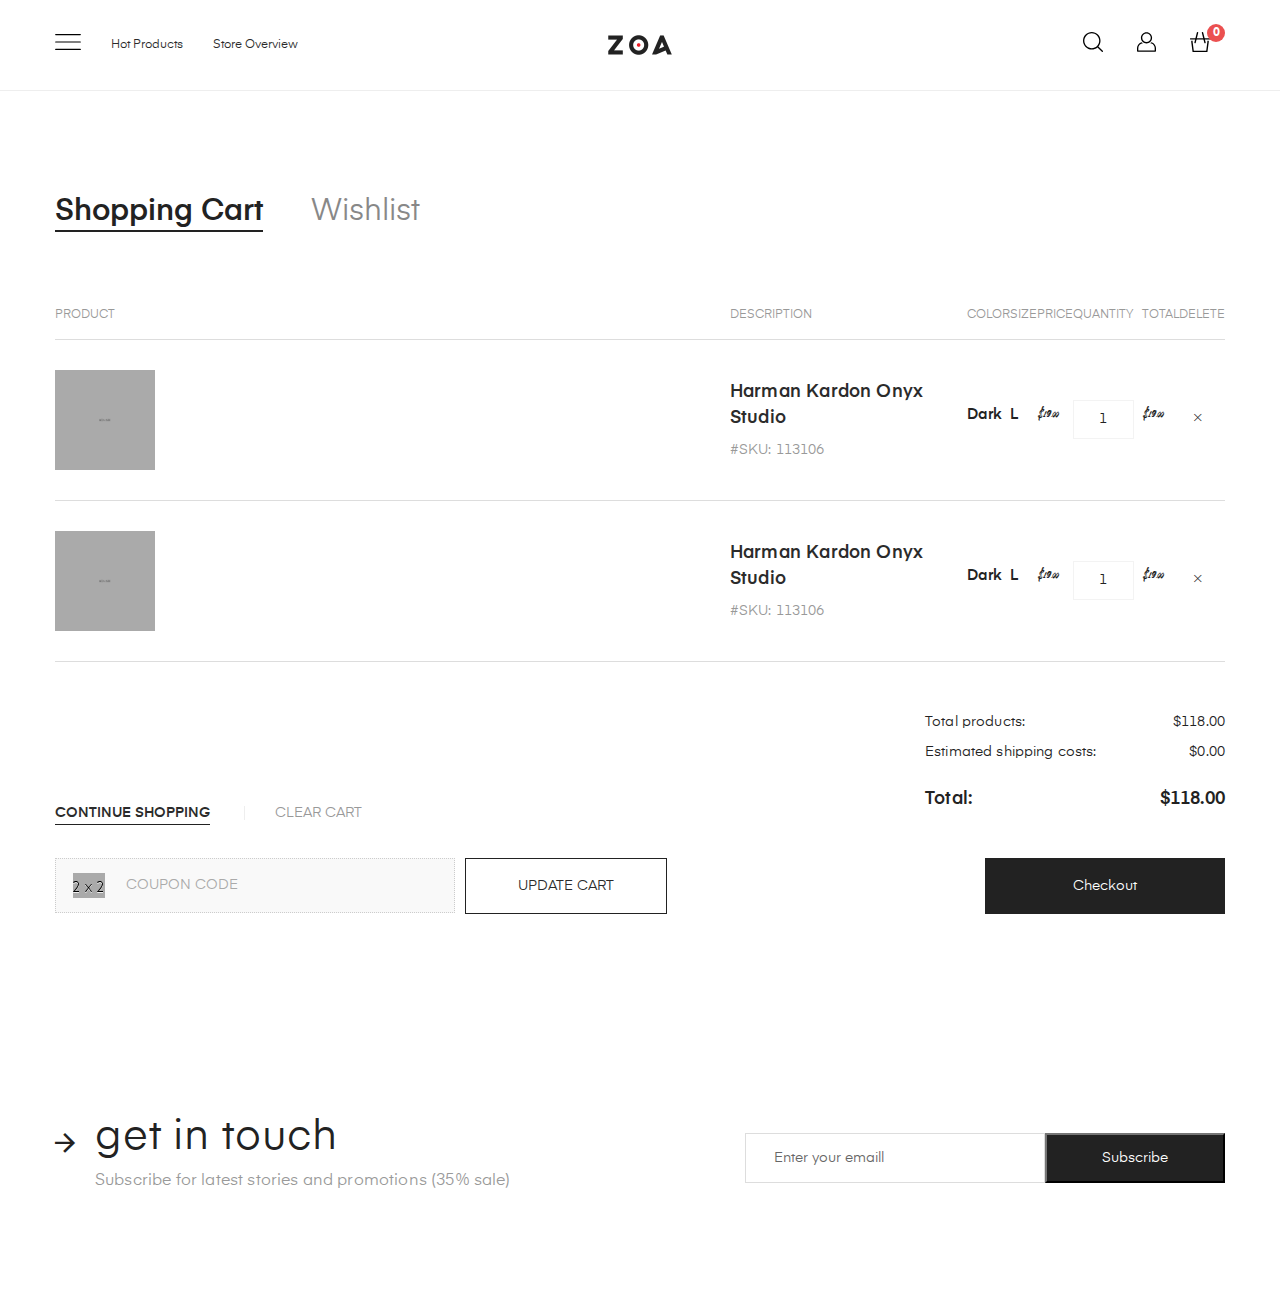
<file: cart.html>
<!DOCTYPE html>
<html lang="en">

<head>
    <meta charset="utf-8">
    <meta http-equiv="X-UA-Compatible" content="IE=edge">
    <meta name="viewport" content="width=device-width, initial-scale=1, maximum-scale=1" />
    <title>Zoa - Minimalist HTML Template</title>
    <link rel="shortcut icon" href="img/favicon.png" type="image/png">
    <link rel="stylesheet" href="css/owl.carousel.min.css">
    <link rel="stylesheet" href="css/slick.css">
    <link rel="stylesheet" href="css/slick-theme.css">
    <link rel="stylesheet" href="css/owl.theme.default.min.css">
    <link rel="stylesheet" type="text/css" href="css/styles.css">
</head>

<body>
    <!-- push menu-->
    <div class="pushmenu menu-home5">
        <div class="menu-push">
            <span class="close-left js-close"><i class="ion-ios-close-empty f-40"></i></span>
            <div class="clearfix"></div>
            <form role="search" method="get" id="searchform" class="searchform" action="/search">
                <div>
                    <label class="screen-reader-text" for="q"></label>
                    <input type="text" placeholder="Search for products" value="" name="q" id="q" autocomplete="off">
                    <input type="hidden" name="type" value="product">
                    <button type="submit" id="searchsubmit"><i class="ion-ios-search-strong"></i></button>
                </div>
            </form>
            <ul class="nav-home5 js-menubar">
                <li class="level1 active dropdown">
                    <a href="index.html">Home</a>
                    
            
                <li class="level1 active dropdown"><a href="./all-products.html">Products</a>
                    <ul class="level1">
                        <li class="level2">
                            <a href="./all-products.html">Shop</a>
                            <ul class="menu-level-2">
                                <li class="level3"><a href="./hoodie.html" title="">Hoodie</a></li>
                                <li class="level3"><a href="./t-shirt.html" title="">T-shirt</a></li>
                                <li class="level3"><a href="./shoes.html" title="">Shoes</a></li>
                            </ul>
                        </li>
                        <li class="level2">
                            <a href="#">Shopping</a>
                            <ul class="menu-level-2">
                                <li class="level3"><a href="./all-products.html" title="">Shop</a></li>
                                <li class="level3"><a href="./cart.html" title="">Cart</a></li>
                            
                                <li class="level3"><a href="./check-out.html" title="">Checkout</a></li>
                                <li class="level3"><a href="./my-account.html" title="">My Account</a></li>
                            </ul>
                        </li>
                    </ul>
                </li>
                <li class="level1"><a href="#">Menu</a></li>
                <li class="level1">
                    <a href="#">Pages</a>
                    <ul class="menu-level1">
                        <li class="level2"><a href="#" title="About Us">About Us </a></li>
                        <li class="level2"><a href="./contact.html" title="Contact">Contact</a></li>
                        <li class="level2"><a href="./faqs.html" title="FAQs">FAQs</a></li>
                    </ul>
                </li>
            </ul>
            <ul class="mobile-account">
                <li><a href="#"><i class="fa fa-unlock-alt"></i>Login</a></li>
                <li><a href="#"><i class="fa fa-user-plus"></i>Register</a></li>
                <li><a href="#"><i class="fa fa-heart"></i>Wishlist</a></li>
            </ul>
            <h4 class="mb-title">connect and follow</h4>
            <div class="mobile-social mg-bottom-30">
                <a href=""><i class="fa fa-facebook"></i></a>
                <a href=""><i class="fa fa-twitter"></i></a>
                <a href=""><i class="fa fa-google-plus"></i></a>
            </div>
        </div>
    </div>
    <!-- end push menu-->
    <!-- Push cart -->
    <div class="pushmenu pushmenu-left cart-box-container">
        <div class="cart-list">
            <div class="cart-list-heading">
                <h3 class="cart-title">My cart</h3>
                <span class="close-left js-close"><i class="ion-ios-close-empty"></i></span>
            </div>
            <div class="cart-inside">
                <ul class="list">
                    <li class="item-cart">
                        <div class="product-img-wrap">
                            <a href="#" title="Product"><img src="img/product/cart_product_1.jpg" alt="Product" class="img-responsive"></a>
                        </div>
                        <div class="product-details">
                            <div class="inner-left">
                                <div class="product-name"><a href="#">Grosgrain tie cotton top</a></div>
                                <div class="product-price"><span>$20.9</span></div>
                                <div class="cart-qtt">
                                    <button type="button" class="quantity-left-minus btn btn-number js-minus" data-type="minus" data-field="">
                                        <span class="minus-icon"><i class="ion-ios-minus-empty"></i></span>
                                    </button>
                                    <input type="text" name="number" value="1" class="product_quantity_number js-number">
                                    <button type="button" class="quantity-right-plus btn btn-number js-plus" data-type="plus" data-field="">
                                        <span class="plus-icon"><i class="ion-ios-plus-empty"></i></span>
                                    </button>
                                </div>
                            </div>
                        </div>
                    </li>
                    <li class="item-cart">
                        <div class="product-img-wrap">
                            <a href="#" title="Product"><img src="img/product/cart_product_2.jpg" alt="Product" class="img-responsive"></a>
                        </div>
                        <div class="product-details">
                            <div class="inner-left">
                                <div class="product-name"><a href="#">Grosgrain tie cotton top</a></div>
                                <div class="product-price"><span>$20.9</span></div>
                                <div class="cart-qtt">
                                    <button type="button" class="quantity-left-minus btn btn-number js-minus" data-type="minus" data-field="">
                                        <span class="minus-icon"><i class="ion-ios-minus-empty"></i></span>
                                    </button>
                                    <input type="text" name="number" value="1" class="product_quantity_number js-number">
                                    <button type="button" class="quantity-right-plus btn btn-number js-plus" data-type="plus" data-field="">
                                        <span class="plus-icon"><i class="ion-ios-plus-empty"></i></span>
                                    </button>
                                </div>
                            </div>
                        </div>
                    </li>
                </ul>
                <div class="cart-bottom">
                    <div class="cart-form">
                        <div class="cart-note-form">
                            <label for="CartSpecialInstructions" class="cart-note cart-note_text_label small--text-center">Special Offer:</label>
                            <textarea rows="6" name="note" id="CartSpecialInstructions" class="cart-note__input form-control note--input"></textarea>
                        </div>
                    </div>
                    <div class="cart-button mg-top-30">
                        <a class="zoa-btn checkout" href="#" title="">Check out</a>
                    </div>
                </div>
            </div>
            <!-- End cart bottom -->
        </div>
    </div>
    <!-- End pushcart -->
    <!-- Search form -->
    <div class="search-form-wrapper header-search-form">
        <div class="container">
            <div class="search-results-wrapper">
                <div class="btn-search-close">
                    <i class="ion-ios-close-empty"></i>
                </div>
            </div>
            <ul class="zoa-category text-center">
                <li><a href="">All Categories</a></li>
                <li><a href="">Woman</a></li>
                <li><a href="">Man</a></li>
                <li><a href="">Accessories</a></li>
                <li><a href="">Kid</a></li>
                <li><a href="">Others</a></li>
            </ul>
            <form method="get" action="/search" role="search" class="search-form  has-categories-select">
                <input name="q" class="search-input" type="text" value="" placeholder="Enter your keywords..." autocomplete="off">
                <input type="hidden" name="post_type" value="product">
                <button type="submit" id="search-btn"><i class="ion-ios-search-strong"></i></button>
            </form>
        </div>
    </div>
    <!-- End search form -->
    <!-- Account -->
    <div class="account-form-wrapper">
        <div class="container">
            <div class="search-results-wrapper">
                <div class="btn-search-close">
                    <i class="ion-ios-close-empty black"></i>
                </div>
            </div>
            <div class="account-wrapper">
                <ul class="account-tab text-center">
                    <li class="active"><a data-toggle="tab" href="#login">Login</a></li>
                    <li><a data-toggle="tab" href="#register">Register</a></li>
                </ul>
                <div class="tab-content">
                    <div id="login" class="tab-pane fade in active">
                        <div class="row">
                            <div class="col-md-4">
                                <form method="post" class="form-customer form-login">
                                    <div class="form-group">
                                        <label for="exampleInputEmail1">E-mail *</label>
                                        <input type="email" class="form-control form-account" id="exampleInputEmail1">
                                    </div>
                                    <div class="form-group">
                                        <label for="zoaname">Name</label>
                                        <input type="text" class="form-control form-account" id="zoaname">
                                    </div>
                                    <div class="form-group">
                                        <label for="exampleInputPassword1">Password *</label>
                                        <input type="password" class="form-control form-account" id="exampleInputPassword1">
                                    </div>
                                    <div class="btn-button-group mg-top-30 mg-bottom-15">
                                        <button type="submit" class="zoa-btn btn-login hover-white">Sign Up</button>
                                    </div>
                                </form>
                                <div class="social-group-button">
                                    <a href="" class="twitter button">
                                        <div class="slide">
                                            <p>
                                                Connect with Twitter
                                            </p>
                                        </div>
                                        <div class="icon">
                                            <i class="fa fa-twitter">
                                    </i>
                                        </div>
                                    </a>
                                    <a href="" class="facebook button">
                                        <div class="slide">
                                            <p>
                                                Connect with Facebook
                                            </p>
                                        </div>
                                        <div class="icon">
                                            <i class="fa fa-facebook">
                                    </i>
                                        </div>
                                    </a>
                                </div>
                                <span class="text-note">Already have an account? <a href="">Sign In!</a></span>
                            </div>
                            <div class="col-md-4">
                                <form method="post" class="form-customer form-register">
                                    <div class="form-group">
                                        <label for="exampleInputEmail2">E-mail</label>
                                        <input type="email" class="form-control form-account" id="exampleInputEmail2">
                                    </div>
                                    <div class="form-group">
                                        <label for="exampleInputPassword3">Password</label>
                                        <input type="password" class="form-control form-account" id="exampleInputPassword3">
                                    </div>
                                    <div class="flex justify-content-between mg-30">
                                        <div class="checkbox">
                                            <input data-val="true" data-val-required="The Remember me? field is required." id="RememberMe" name="RememberMe" type="checkbox" value="true" />
                                            <input name="RememberMe" type="hidden" value="false" />
                                            <label for="RememberMe">Remember me</label>
                                        </div>
                                        <a href="" class="text-note no-mg">Forgot Password?</a>
                                    </div>
                                    <div class="btn-button-group mg-top-30 mg-bottom-15">
                                        <button type="submit" class="zoa-btn btn-login hover-white">Sign In</button>
                                    </div>
                                </form>
                                <div class="social-group-button">
                                    <a href="" class="twitter button">
                                        <div class="slide">
                                            <p>
                                                Connect with Twitter
                                            </p>
                                        </div>
                                        <div class="icon">
                                            <i class="fa fa-twitter">
                                    </i>
                                        </div>
                                    </a>
                                    <a href="" class="facebook button">
                                        <div class="slide">
                                            <p>
                                                Connect with Facebook
                                            </p>
                                        </div>
                                        <div class="icon">
                                            <i class="fa fa-facebook">
                                    </i>
                                        </div>
                                    </a>
                                </div>
                                <span class="text-note">Don’t have an account? <a href="">Register!</a></span>
                            </div>
                            <div class="col-md-4">
                                <form method="post" class="form-customer form-reset">
                                    <div class="form-group">
                                        <label for="exampleInputEmail5">E-mail *</label>
                                        <input type="email" class="form-control form-account" id="exampleInputEmail5">
                                    </div>
                                    <div class="btn-button-group mg-top-30 mg-bottom-15">
                                        <button type="submit" class="zoa-btn btn-login hover-white">Reset Password</button>
                                    </div>
                                </form>
                            </div>
                        </div>
                    </div>
                    <div id="register" class="tab-pane fade">
                        <div class="row">
                            <div class="col-md-4">
                                <form method="post" class="form-customer form-login">
                                    <div class="form-group">
                                        <label for="exampleInputEmail7">E-mail *</label>
                                        <input type="email" class="form-control form-account" id="exampleInputEmail7">
                                    </div>
                                    <div class="form-group">
                                        <label for="zoaname2">Name</label>
                                        <input type="text" class="form-control form-account" id="zoaname2">
                                    </div>
                                    <div class="form-group">
                                        <label for="exampleInputPassword2">Password *</label>
                                        <input type="password" class="form-control form-account" id="exampleInputPassword2">
                                    </div>
                                    <div class="btn-button-group mg-top-30 mg-bottom-15">
                                        <button type="submit" class="zoa-btn btn-login hover-white">Sign Up</button>
                                    </div>
                                </form>
                                <div class="social-group-button">
                                    <a href="" class="twitter button">
                                        <div class="slide">
                                            <p>
                                                Connect with Twitter
                                            </p>
                                        </div>
                                        <div class="icon">
                                            <i class="fa fa-twitter">
                                    </i>
                                        </div>
                                    </a>
                                    <a href="" class="facebook button">
                                        <div class="slide">
                                            <p>
                                                Connect with Facebook
                                            </p>
                                        </div>
                                        <div class="icon">
                                            <i class="fa fa-facebook">
                                    </i>
                                        </div>
                                    </a>
                                </div>
                                <span class="text-note">Already have an account? <a href="">Sign In!</a></span>
                            </div>
                            <div class="col-md-4">
                                <form method="post" class="form-customer form-register">
                                    <div class="form-group">
                                        <label for="exampleInputEmail6">E-mail</label>
                                        <input type="email" class="form-control form-account" id="exampleInputEmail6">
                                    </div>
                                    <div class="form-group">
                                        <label for="exampleInputPassword4">Password</label>
                                        <input type="password" class="form-control form-account" id="exampleInputPassword4">
                                    </div>
                                    <div class="flex justify-content-between mg-30">
                                        <div class="checkbox">
                                            <input data-val="true" data-val-required="The Remember me? field is required." id="RememberMe2" name="RememberMe" type="checkbox" value="true" />
                                            <input name="RememberMe" type="hidden" value="false" />
                                            <label for="RememberMe2">Remember me</label>
                                        </div>
                                        <a href="" class="text-note no-mg">Forgot Password?</a>
                                    </div>
                                    <div class="btn-button-group mg-top-30 mg-bottom-15">
                                        <button type="submit" class="zoa-btn btn-login hover-white">Sign In</button>
                                    </div>
                                </form>
                                <div class="social-group-button">
                                    <a href="" class="twitter button">
                                        <div class="slide">
                                            <p>
                                                Connect with Twitter
                                            </p>
                                        </div>
                                        <div class="icon">
                                            <i class="fa fa-twitter">
                                    </i>
                                        </div>
                                    </a>
                                    <a href="" class="facebook button">
                                        <div class="slide">
                                            <p>
                                                Connect with Facebook
                                            </p>
                                        </div>
                                        <div class="icon">
                                            <i class="fa fa-facebook">
                                    </i>
                                        </div>
                                    </a>
                                </div>
                                <span class="text-note">Don’t have an account? <a href="">Register!</a></span>
                            </div>
                            <div class="col-md-4">
                                <form method="post" class="form-customer form-reset">
                                    <div class="form-group">
                                        <label for="exampleInputEmail4">E-mail *</label>
                                        <input type="email" class="form-control form-account" id="exampleInputEmail4">
                                    </div>
                                    <div class="btn-button-group mg-top-30 mg-bottom-15">
                                        <button type="submit" class="zoa-btn btn-login hover-white">Reset Password</button>
                                    </div>
                                </form>
                            </div>
                        </div>
                    </div>
                </div>
            </div>
        </div>
        <!-- End Account -->
    </div>
    <div class="wrappage">
        <!--header -->
        <header id="header" class="header-v1">
            <div class="header-center">
                <div class="container container-content">
                    <div class="row flex align-items-center justify-content-between">
                        <div class="col-md-4 col">
                            <div class="topbar-right">
                                <div class="element">
                                    <a href="#" class="icon-pushmenu js-push-menu">
                                        <svg width="26" height="16" version="1.1" id="Layer_1" xmlns="http://www.w3.org/2000/svg" xmlns:xlink="http://www.w3.org/1999/xlink" x="0px" y="0px" viewBox="0 0 66 41" style="enable-background:new 0 0 66 41;" xml:space="preserve">
                                            <style type="text/css">
                                            .st0 {
                                                fill: none;
                                                stroke: #000000;
                                                stroke-width: 3;
                                                stroke-linecap: round;
                                                stroke-miterlimit: 10;
                                            }
                                            </style>
                                            <g>
                                                <line class="st0" x1="1.5" y1="1.5" x2="64.5" y2="1.5" />
                                                <line class="st0" x1="1.5" y1="20.5" x2="64.5" y2="20.5" />
                                                <line class="st0" x1="1.5" y1="39.5" x2="64.5" y2="39.5" />
                                            </g>
                                        </svg>
                                    </a>
                                </div>
                                <div class="element element-currency hidden-xs hidden-sm">
                                    <a href="./hot-products.html" id="label3" class="dropdown-toggle" >
                                
                                    <span>Hot Products</span>

                                    </a>
                                    
                                    
                                </div>
                                <div class="element element-leaguage hidden-xs hidden-sm">
                                    <a href="./store-overview.html" id="label2" class="dropdown-toggle" >
                                    
                                    <span>Store Overview</span>

                                    </a>
                                
                                </div>
                            </div>
                        </div>
                        <div class="col-md-4 col flex justify-content-center">
                            <a href="#"><img src="img/logo.png" alt="" class="img-reponsive"></a>
                        </div>
                        <div class="col-md-4 col flex justify-content-end">
                            <div class="topbar-left">
                                <div class="element element-search hidden-xs hidden-sm">
                                    <a href="#" class="zoa-icon search-toggle">
                                        <svg width="20" height="20" version="1.1" id="Layer_2" xmlns="http://www.w3.org/2000/svg" xmlns:xlink="http://www.w3.org/1999/xlink" x="0px" y="0px" viewBox="0 0 90 90" style="enable-background:new 0 0 90 90;" xml:space="preserve">
                                            <g>
                                                <path d="M0,39.4C0,50,4.1,59.9,11.6,67.3c7.4,7.5,17.3,11.6,27.8,11.6c9.5,0,18.5-3.4,25.7-9.5l19.8,19.7c1.2,1.2,3.1,1.2,4.2,0
    c0.6-0.6,0.9-1.3,0.9-2.1s-0.3-1.5-0.9-2.1L69.3,65.1c6.2-7.1,9.5-16.2,9.5-25.7c0-10.5-4.1-20.4-11.6-27.9C59.9,4.1,50,0,39.4,0
    C28.8,0,19,4.1,11.6,11.6S0,28.9,0,39.4z M63.1,15.8c6.3,6.3,9.8,14.7,9.8,23.6S69.4,56.7,63.1,63s-14.7,9.8-23.6,9.8
    S22.2,69.3,15.9,63C9.5,56.8,6,48.4,6,39.4s3.5-17.3,9.8-23.6S30.5,6,39.4,6S56.8,9.5,63.1,15.8z" />
                                            </g>
                                        </svg>
                                    </a>
                                </div>
                                <div class="element element-user hidden-xs hidden-sm">
                                    <a href="#" class="zoa-icon js-user">
                                        <svg width="19" height="20" version="1.1" id="Layer_3" xmlns="http://www.w3.org/2000/svg" xmlns:xlink="http://www.w3.org/1999/xlink" x="0px" y="0px" viewBox="0 0 100 102.8" style="enable-background:new 0 0 100 102.8;" xml:space="preserve">
                                            <g>
                                                <path d="M75.7,52.4c-2.1,2.3-4.4,4.3-7,6C82.2,58.8,93,69.9,93,83.5v12.3H7V83.5c0-13.6,10.8-24.7,24.3-25.1c-2.6-1.7-5-3.7-7-6
    C10.3,55.9,0,68.5,0,83.5v15.8c0,1.9,1.6,3.5,3.5,3.5h93c1.9,0,3.5-1.6,3.5-3.5V83.5C100,68.5,89.7,55.9,75.7,52.4z" />
                                                <g>
                                                    <path d="M50,58.9c-16.2,0-29.5-13.2-29.5-29.5S33.8,0,50,0s29.5,13.2,29.5,29.5S66.2,58.9,50,58.9z M50,7
        C37.6,7,27.5,17.1,27.5,29.5S37.6,51.9,50,51.9s22.5-10.1,22.5-22.5S62.4,7,50,7z" />
                                                </g>
                                            </g>
                                        </svg>
                                    </a>
                                </div>
                                <div class="element element-cart">
                                    <a href="#" class="zoa-icon icon-cart">
                                        <svg width="20" height="20" version="1.1" id="Layer_4" xmlns="http://www.w3.org/2000/svg" xmlns:xlink="http://www.w3.org/1999/xlink" x="0px" y="0px" viewBox="0 0 55.4 55.4" style="enable-background:new 0 0 55.4 55.4;" xml:space="preserve">
                                            <g>
                                                <rect x="0.2" y="17.4" width="55" height="3.4" />
                                            </g>
                                            <g>
                                                <polygon points="7.1,55.4 3.4,27.8 3.4,24.1 7.3,24.1 7.3,27.6 10.5,51.6 44.9,51.6 48.1,27.6 48.1,24.1 52,24.1 52,27.9 
    48.3,55.4   " />
                                            </g>
                                            <g>
                                                <path d="M14,31.4c-0.1,0-0.3,0-0.5-0.1c-1-0.2-1.6-1.3-1.4-2.3L19,1.5C19.2,0.6,20,0,20.9,0c0.1,0,0.3,0,0.4,0
    c0.5,0.1,0.9,0.4,1.2,0.9c0.3,0.4,0.4,1,0.3,1.5l-6.9,27.5C15.6,30.8,14.8,31.4,14,31.4z" />
                                            </g>
                                            <g>
                                                <path d="M41.5,31.4c-0.9,0-1.7-0.6-1.9-1.5L32.7,2.4c-0.1-0.5,0-1.1,0.3-1.5s0.7-0.7,1.2-0.8c0.1,0,0.3,0,0.4,0
    c0.9,0,1.7,0.6,1.9,1.5L43.4,29c0.1,0.5,0,1-0.2,1.5c-0.3,0.5-0.7,0.8-1.1,0.9c-0.2,0-0.3,0-0.4,0.1C41.6,31.4,41.6,31.4,41.5,31.4
    z" />
                                            </g>
                                        </svg>
                                        <span class="count cart-count">0</span>
                                    </a>
                                </div>
                            </div>
                        </div>
                    </div>
                </div>
            </div>
        </header>
        <!-- /header -->
        <!-- Shopping cart -->
        <div class="container">
            <div class="zoa-cart">
            <ul class="account-tab">
                <li class="active"><a data-toggle="tab" href="#cart" aria-expanded="false">Shopping Cart</a></li>
                <li class=""><a data-toggle="tab" href="#wishlist" aria-expanded="true">Wishlist</a></li>
            </ul>
            <div class="tab-content">
                <div id="cart" class="tab-pane fade in active">
                    <div class="shopping-cart">
                        <div class="table-responsive">
                            <table class="table cart-table">
                                <thead>
                                    <tr>
                                        <th class="product-thumbnail">Product</th>
                                        <th class="product-name">Description</th>
                                        <th class="product-name">Color</th>
                                        <th class="product-name">Size</th>
                                        <th class="product-price">Price</th>
                                        <th class="product-quantity">Quantity</th>
                                        <th class="product-subtotal">Total</th>
                                        <th class="product-remove">Delete</th>
                                    </tr>
                                </thead>
                                <tbody>
                                    <tr class="item_cart">
                                        <td class=" product-name">
                                            <div class="product-img">
                                                <img src="img/product/cart_product_1.jpg" alt="Product">
                                            </div>
                                        </td>
                                        <td class="product-desc">
                                            <div class="product-info">
                                                <a href="#" title="">Harman Kardon Onyx Studio </a>
                                                <span>#SKU: 113106</span>
                                            </div>
                                        </td>
                                        <td class="product-same">
                                            <div class="product-info">
                                                <p>Dark</p>
                                            </div>
                                        </td>
                                        <td class="product-same">
                                            <div class="product-info">
                                                <p>L</p>
                                            </div>
                                        </td>
                                        <td class="product-same total-price">
                                            <p class="price">$19.00</p>
                                        </td>
                                        <td class="bcart-quantity single-product-detail">
                                            <div class="cart-qtt">
                                                <button type="button" class="quantity-left-minus btn btn-number js-minus" data-type="minus" data-field="">
                                                    <span class="minus-icon"><i class="ion-ios-minus-empty"></i></span>
                                                </button>
                                                <input type="text" name="number" value="1" class="product_quantity_number js-number">
                                                <button type="button" class="quantity-right-plus btn btn-number js-plus" data-type="plus" data-field="">
                                                    <span class="plus-icon"><i class="ion-ios-plus-empty"></i></span>
                                                </button>
                                            </div>
                                        </td>
                                        <td class="total-price">
                                            <p class="price">$19.00</p>
                                        </td>
                                        <td class="product-remove">
                                            <a href="#" class="btn-del"><i class="ion-ios-close-empty"></i></a>
                                        </td>
                                    </tr>
                                    <tr class="item_cart">
                                        <td class="product-name">
                                            <div class="product-img">
                                                <img src="img/product/cart_product_3.jpg" alt="Product">
                                            </div>
                                        </td>
                                        <td class="product-desc">
                                            <div class="product-info">
                                                <a href="#" title="">Harman Kardon Onyx Studio </a>
                                                <span>#SKU: 113106</span>
                                            </div>
                                        </td>
                                        <td class="product-same">
                                            <div class="product-info">
                                                <p>Dark</p>
                                            </div>
                                        </td>
                                        <td class="product-same">
                                            <div class="product-info">
                                                <p>L</p>
                                            </div>
                                        </td>
                                        <td class="product-same total-price">
                                            <p class="price">$19.00</p>
                                        </td>
                                        <td class="bcart-quantity single-product-detail">
                                            <div class="cart-qtt">
                                                <button type="button" class="quantity-left-minus btn btn-number js-minus" data-type="minus" data-field="">
                                                    <span class="minus-icon"><i class="ion-ios-minus-empty"></i></span>
                                                </button>
                                                <input type="text" name="number" value="1" class="product_quantity_number js-number">
                                                <button type="button" class="quantity-right-plus btn btn-number js-plus" data-type="plus" data-field="">
                                                    <span class="plus-icon"><i class="ion-ios-plus-empty"></i></span>
                                                </button>
                                            </div>
                                        </td>
                                        <td class="total-price">
                                            <p class="price">$19.00</p>
                                        </td>
                                        <td class="product-remove">
                                            <a href="#" class="btn-del"><i class="ion-ios-close-empty"></i></a>
                                        </td>
                                    </tr>
                                </tbody>
                            </table>
                        </div>
                        <div class="table-cart-bottom">
                            <div class="row">
                                <div class="col-md-7 col-sm-6 col-xs-12">
                                    <div class="cart-btn-group">
                                        <a href="" class="btn-continue">Continue shopping</a>
                                        <a href="" class="btn-clear">clear cart</a>
                                    </div>
                                    <div class="coupon-group">
                                        <form class="form_coupon" action="#" method="post">
                                            <input type="email" value="" placeholder="COUPON CODE" name="EMAIL" id="mail" class="newsletter-input form-control">
                                            <div class="input-icon">
                                                <img src="img/coupon.png" alt="">
                                            </div>
                                        </form>
                                    <a href="#" class="btn-update">Update cart</a>
                                    </div>
                                </div>
                                <div class="col-md-5 col-sm-6 col-xs-12">
                                    <div class="cart-text">
                                        <div class="cart-element">
                                            <p>Total products:</p>
                                            <p>$118.00</p>
                                        </div>
                                        <div class="cart-element">
                                            <p>Estimated shipping costs:</p>
                                            <p>$0.00</p>
                                        </div>
                                        <div class="cart-element text-bold">
                                            <p>Total:</p>
                                            <p>$118.00</p>
                                        </div>
                                    </div>
                                    <a href="" class="zoa-btn zoa-checkout">Checkout</a>
                                </div>
                            </div>
                        </div>
                    </div>
                </div>
                <div id="wishlist" class="tab-pane fade">
                    <div class="shopping-cart">
                        <div class="table-responsive">
                            <table class="table cart-table">
                                
                                <tbody>
                                    <tr class="item_cart">
                                        <td class="product-remove pd-right-30">
                                            <a href="#" class="btn-del"><i class="ion-ios-close-empty"></i></a>
                                        </td>
                                        <td class=" product-name">
                                            <div class="product-img">
                                                <img src="img/product/cart_product_1.jpg" alt="Product">
                                            </div>
                                        </td>
                                        <td class="product-desc">
                                            <div class="product-info">
                                                <a href="#" title="">Harman Kardon Onyx Studio </a>
                                                <span>#SKU: 113106</span>
                                            </div>
                                        </td>
                                        <td class="wl total-price">
                                            <p class="price">$19.00</p>
                                        </td>
                                        <td>
                                            <a href="" class="zoa-select">Select Options</a>
                                        </td>
                                        <td>
                                            <a href="" class="zoa-btn zoa-wl-addcart">ADD TO CART</a>
                                        </td>
                                    </tr>
                                     <tr class="item_cart">
                                        <td class="product-remove pd-right-30">
                                            <a href="#" class="btn-del"><i class="ion-ios-close-empty"></i></a>
                                        </td>
                                        <td class=" product-name">
                                            <div class="product-img">
                                                <img src="img/product/cart_product_3.jpg" alt="Product">
                                            </div>
                                        </td>
                                        <td class="product-desc">
                                            <div class="product-info">
                                                <a href="#" title="">Harman Kardon Onyx Studio </a>
                                                <span>#SKU: 113106</span>
                                            </div>
                                        </td>
                                        <td class="wl total-price">
                                            <p class="price">$19.00</p>
                                        </td>
                                        <td>
                                            <a href="" class="zoa-select">Select Options</a>
                                        </td>
                                        <td>
                                            <a href="" class="zoa-btn zoa-wl-addcart">ADD TO CART</a>
                                        </td>
                                    </tr>
                                </tbody>    
                            </table>
                        </div>
                        <div class="table-cart-bottom v2">
                            <div class="cart-btn-group v2">
                                        <a href="" class="btn-continue">Continue shopping</a>
                                        <a href="" class="btn-clear">Share my wishlist via mail <img src="img/Icon_mail.png" alt=""></a>
                                    </div>
                        </div>
                    </div>
                </div>
            
            </div>
            </div>   
        </div>
        <!-- End Shopping cart -->
        <!-- Content -->
        <div class="newsletter">
            <div class="container">
                <div class="row">
                    <div class="col-md-5 col-sm-6 col-xs-12">
                        <div class="newsletter-heading">
                            <h3>get in touch</h3>
                            <p>Subscribe for latest stories and promotions (35% sale)</p>
                        </div>
                    </div>
                    <div class="col-md-7 col-sm-6 col-xs-12 flex-end">
                        <form class="form_newsletter" action="#" method="post">
                            <input type="email" value="" placeholder="Enter your emaill" name="EMAIL"  class="newsletter-input form-control">
                            <button id="subscribe" class="button_mini zoa-btn" type="submit">
                                Subscribe
                            </button>
                        </form>
                    </div>
                </div>
            </div>
        </div>
        <!-- EndContent -->
    </div>
    <script src="js/jquery.js"></script>
    <script src="js/bootstrap.min.js"></script>
    <script src="js/owl.carousel.min.js"></script>
    <script src="js/slick.min.js"></script>
    <script src="js/countdown.js"></script>
    <script src="js/main.js"></script>
</body>

</html>
</file>
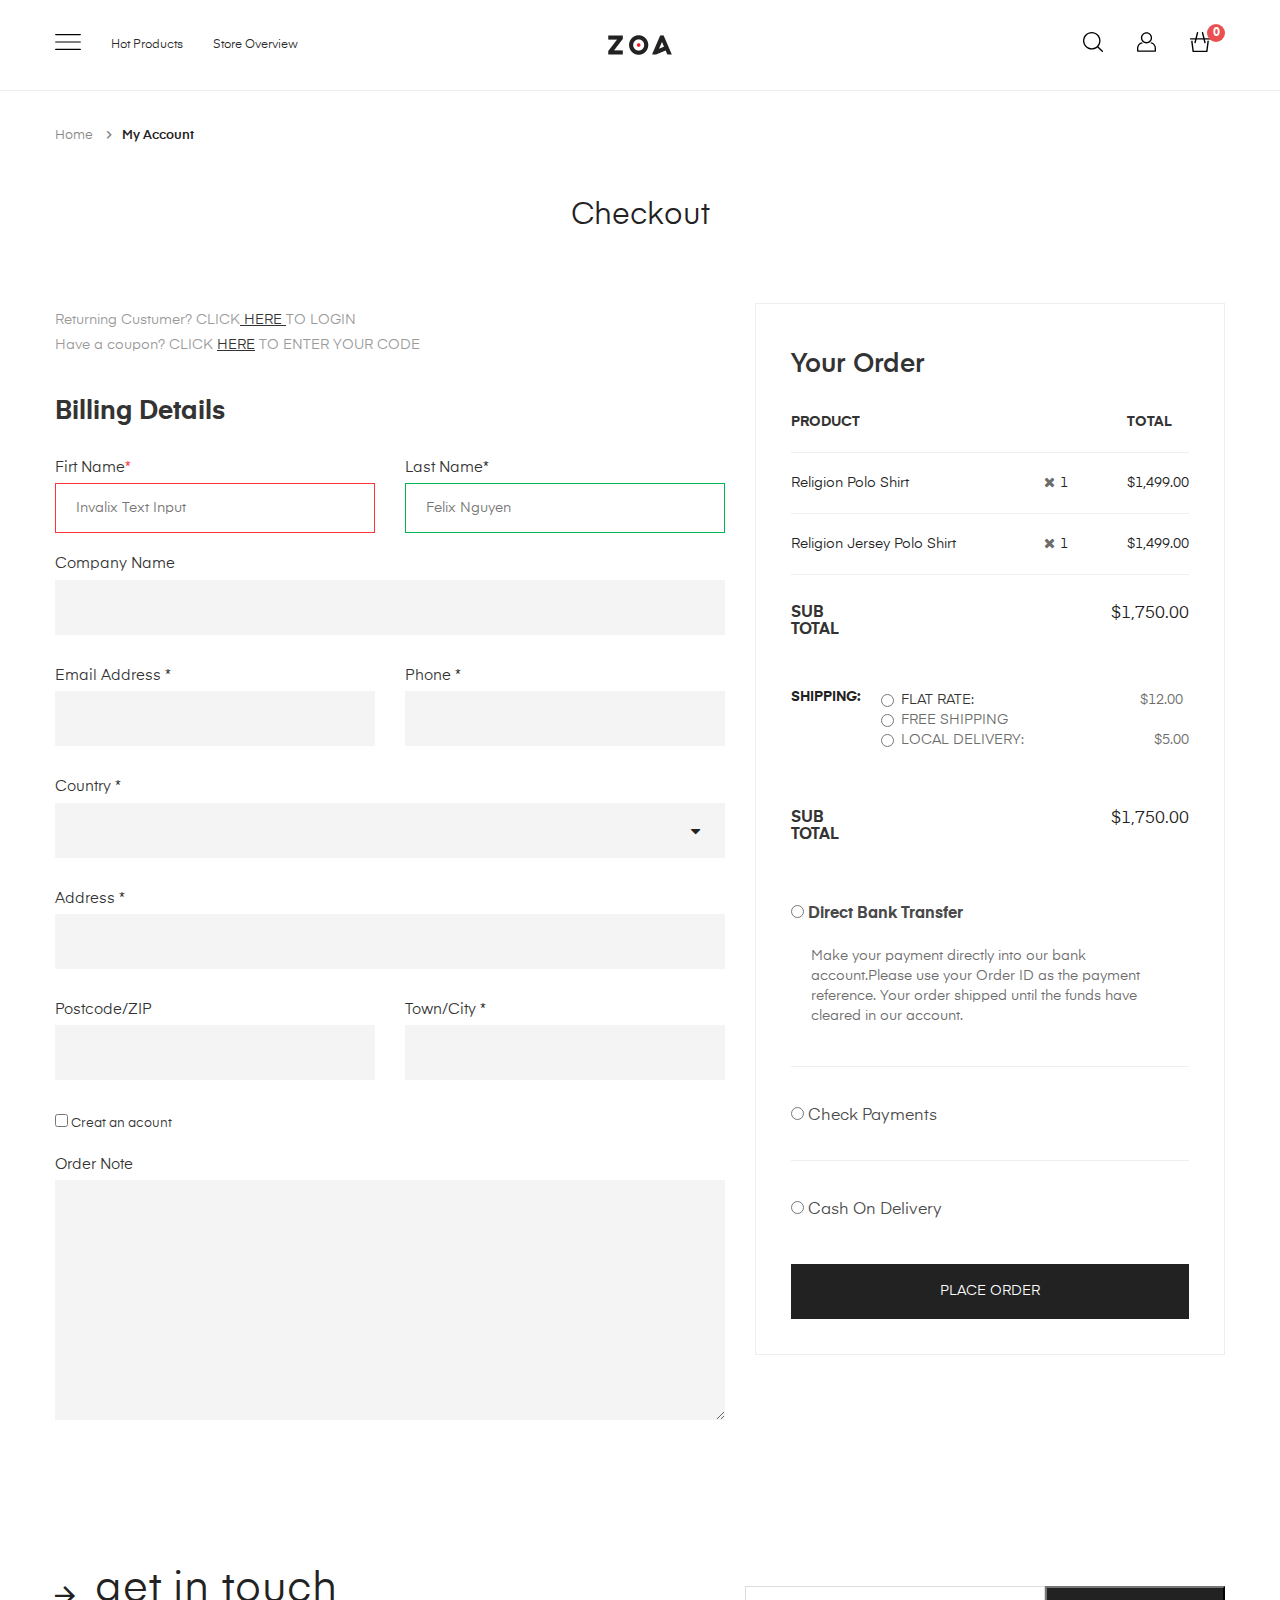
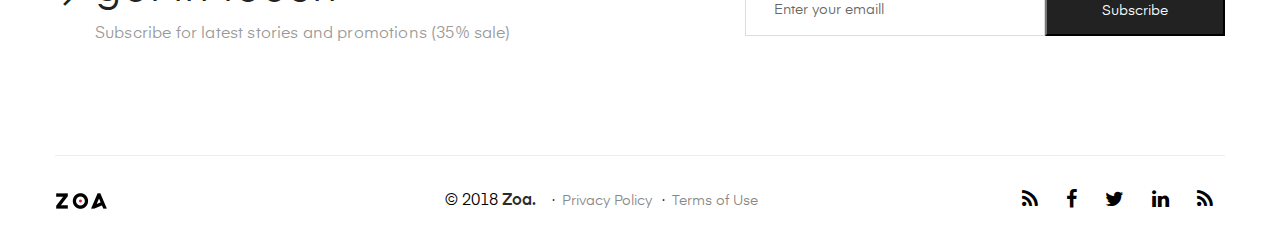
<file: check-out.html>
<!DOCTYPE html>
<html lang="en">

<head>
    <meta charset="utf-8">
    <meta http-equiv="X-UA-Compatible" content="IE=edge">
    <meta name="viewport" content="width=device-width, initial-scale=1, maximum-scale=1" />
    <title>Zoa - Minimalist HTML Template</title>
    <link rel="shortcut icon" href="img/favicon.png" type="image/png">
    <link rel="stylesheet" href="css/owl.carousel.min.css">
    <link rel="stylesheet" href="css/slick.css">
    <link rel="stylesheet" href="css/slick-theme.css">
    <link rel="stylesheet" href="css/owl.theme.default.min.css">
    <link rel="stylesheet" type="text/css" href="css/styles.css">
</head>

<body>
    <!-- push menu-->
    <div class="pushmenu menu-home5">
        <div class="menu-push">
            <span class="close-left js-close"><i class="ion-ios-close-empty f-40"></i></span>
            <div class="clearfix"></div>
            <form role="search" method="get" id="searchform" class="searchform" action="/search">
                <div>
                    <label class="screen-reader-text" for="q"></label>
                    <input type="text" placeholder="Search for products" value="" name="q" id="q" autocomplete="off">
                    <input type="hidden" name="type" value="product">
                    <button type="submit" id="searchsubmit"><i class="ion-ios-search-strong"></i></button>
                </div>
            </form>
            <ul class="nav-home5 js-menubar">
                <li class="level1 active dropdown">
                    <a href="index.html">Home</a>
                    
            
                <li class="level1 active dropdown"><a href="./all-products.html">Products</a>
                    <ul class="level1">
                        <li class="level2">
                            <a href="./all-products.html">Shop</a>
                            <ul class="menu-level-2">
                                <li class="level3"><a href="./hoodie.html" title="">Hoodie</a></li>
                                <li class="level3"><a href="./t-shirt.html" title="">T-shirt</a></li>
                                <li class="level3"><a href="./shoes.html" title="">Shoes</a></li>
                            </ul>
                        </li>
                        <li class="level2">
                            <a href="#">Shopping</a>
                            <ul class="menu-level-2">
                                <li class="level3"><a href="./all-products.html" title="">Shop</a></li>
                                <li class="level3"><a href="./cart.html" title="">Cart</a></li>
                            
                                <li class="level3"><a href="./check-out.html" title="">Checkout</a></li>
                                <li class="level3"><a href="./my-account.html" title="">My Account</a></li>
                            </ul>
                        </li>
                    </ul>
                </li>
                <li class="level1"><a href="#">Menu</a></li>
                <li class="level1">
                    <a href="#">Pages</a>
                    <ul class="menu-level1">
                        <li class="level2"><a href="#" title="About Us">About Us </a></li>
                        <li class="level2"><a href="./contact.html" title="Contact">Contact</a></li>
                        <li class="level2"><a href="./faqs.html" title="FAQs">FAQs</a></li>
                    </ul>
                </li>
            </ul>
            <ul class="mobile-account">
                <li><a href="#"><i class="fa fa-unlock-alt"></i>Login</a></li>
                <li><a href="#"><i class="fa fa-user-plus"></i>Register</a></li>
                <li><a href="#"><i class="fa fa-heart"></i>Wishlist</a></li>
            </ul>
            <h4 class="mb-title">connect and follow</h4>
            <div class="mobile-social mg-bottom-30">
                <a href=""><i class="fa fa-facebook"></i></a>
                <a href=""><i class="fa fa-twitter"></i></a>
                <a href=""><i class="fa fa-google-plus"></i></a>
            </div>
        </div>
    </div>
    <!-- end push menu-->
    <!-- Push cart -->
    <div class="pushmenu pushmenu-left cart-box-container">
        <div class="cart-list">
            <div class="cart-list-heading">
                <h3 class="cart-title">My cart</h3>
                <span class="close-left js-close"><i class="ion-ios-close-empty"></i></span>
            </div>
            <div class="cart-inside">
                <ul class="list">
                    <li class="item-cart">
                        <div class="product-img-wrap">
                            <a href="#" title="Product"><img src="img/product/cart_product_1.jpg" alt="Product" class="img-responsive"></a>
                        </div>
                        <div class="product-details">
                            <div class="inner-left">
                                <div class="product-name"><a href="#">Grosgrain tie cotton top</a></div>
                                <div class="product-price"><span>$20.9</span></div>
                                <div class="cart-qtt">
                                    <button type="button" class="quantity-left-minus btn btn-number js-minus" data-type="minus" data-field="">
                                        <span class="minus-icon"><i class="ion-ios-minus-empty"></i></span>
                                    </button>
                                    <input type="text" name="number" value="1" class="product_quantity_number js-number">
                                    <button type="button" class="quantity-right-plus btn btn-number js-plus" data-type="plus" data-field="">
                                        <span class="plus-icon"><i class="ion-ios-plus-empty"></i></span>
                                    </button>
                                </div>
                            </div>
                        </div>
                    </li>
                    <li class="item-cart">
                        <div class="product-img-wrap">
                            <a href="#" title="Product"><img src="img/product/cart_product_2.jpg" alt="Product" class="img-responsive"></a>
                        </div>
                        <div class="product-details">
                            <div class="inner-left">
                                <div class="product-name"><a href="#">Grosgrain tie cotton top</a></div>
                                <div class="product-price"><span>$20.9</span></div>
                                <div class="cart-qtt">
                                    <button type="button" class="quantity-left-minus btn btn-number js-minus" data-type="minus" data-field="">
                                        <span class="minus-icon"><i class="ion-ios-minus-empty"></i></span>
                                    </button>
                                    <input type="text" name="number" value="1" class="product_quantity_number js-number">
                                    <button type="button" class="quantity-right-plus btn btn-number js-plus" data-type="plus" data-field="">
                                        <span class="plus-icon"><i class="ion-ios-plus-empty"></i></span>
                                    </button>
                                </div>
                            </div>
                        </div>
                    </li>
                </ul>
                <div class="cart-bottom">
                    <div class="cart-form">
                        <div class="cart-note-form">
                            <label for="CartSpecialInstructions" class="cart-note cart-note_text_label small--text-center">Special Offer:</label>
                            <textarea rows="6" name="note" id="CartSpecialInstructions" class="cart-note__input form-control note--input"></textarea>
                        </div>
                    </div>
                    <div class="cart-button mg-top-30">
                        <a class="zoa-btn checkout" href="#" title="">Check out</a>
                    </div>
                </div>
            </div>
            <!-- End cart bottom -->
        </div>
    </div>
    <!-- End pushcart -->
    <!-- Search form -->
    <div class="search-form-wrapper header-search-form">
        <div class="container">
            <div class="search-results-wrapper">
                <div class="btn-search-close">
                    <i class="ion-ios-close-empty"></i>
                </div>
            </div>
            <ul class="zoa-category text-center">
                <li><a href="">All Categories</a></li>
                <li><a href="">Woman</a></li>
                <li><a href="">Man</a></li>
                <li><a href="">Accessories</a></li>
                <li><a href="">Kid</a></li>
                <li><a href="">Others</a></li>
            </ul>
            <form method="get" action="/search" role="search" class="search-form  has-categories-select">
                <input name="q" class="search-input" type="text" value="" placeholder="Enter your keywords..." autocomplete="off">
                <input type="hidden" name="post_type" value="product">
                <button type="submit" id="search-btn"><i class="ion-ios-search-strong"></i></button>
            </form>
        </div>
    </div>
    <!-- End search form -->
    <!-- Account -->
    <div class="account-form-wrapper">
        <div class="container">
            <div class="search-results-wrapper">
                <div class="btn-search-close">
                    <i class="ion-ios-close-empty black"></i>
                </div>
            </div>
            <div class="account-wrapper">
                <ul class="account-tab text-center">
                    <li class="active"><a data-toggle="tab" href="#login">Login</a></li>
                    <li><a data-toggle="tab" href="#register">Register</a></li>
                </ul>
                <div class="tab-content">
                    <div id="login" class="tab-pane fade in active">
                        <div class="row">
                            <div class="col-md-4">
                                <form method="post" class="form-customer form-login">
                                    <div class="form-group">
                                        <label for="exampleInputEmail1">E-mail *</label>
                                        <input type="email" class="form-control form-account" id="exampleInputEmail1">
                                    </div>
                                    <div class="form-group">
                                        <label for="zoaname">Name</label>
                                        <input type="text" class="form-control form-account" id="zoaname">
                                    </div>
                                    <div class="form-group">
                                        <label for="exampleInputPassword1">Password *</label>
                                        <input type="password" class="form-control form-account" id="exampleInputPassword1">
                                    </div>
                                    <div class="btn-button-group mg-top-30 mg-bottom-15">
                                        <button type="submit" class="zoa-btn btn-login hover-white">Sign Up</button>
                                    </div>
                                </form>
                                <div class="social-group-button">
                                    <a href="" class="twitter button">
                                        <div class="slide">
                                            <p>
                                                Connect with Twitter
                                            </p>
                                        </div>
                                        <div class="icon">
                                            <i class="fa fa-twitter">
                                    </i>
                                        </div>
                                    </a>
                                    <a href="" class="facebook button">
                                        <div class="slide">
                                            <p>
                                                Connect with Facebook
                                            </p>
                                        </div>
                                        <div class="icon">
                                            <i class="fa fa-facebook">
                                    </i>
                                        </div>
                                    </a>
                                </div>
                                <span class="text-note">Already have an account? <a href="">Sign In!</a></span>
                                
                            </div>
                            <div class="col-md-4">
                                <form method="post" class="form-customer form-register">
                                    <div class="form-group">
                                        <label for="exampleInputEmail2">E-mail</label>
                                        <input type="email" class="form-control form-account" id="exampleInputEmail2">
                                    </div>
                                    <div class="form-group">
                                        <label for="exampleInputPassword3">Password</label>
                                        <input type="password" class="form-control form-account" id="exampleInputPassword3">
                                    </div>
                                    <div class="flex justify-content-between mg-30">
                                        <div class="checkbox">
                                            <input data-val="true" data-val-required="The Remember me? field is required." id="RememberMe" name="RememberMe" type="checkbox" value="true" />
                                            <input name="RememberMe" type="hidden" value="false" />
                                            <label for="RememberMe">Remember me</label>
                                        </div>
                                        <a href="" class="text-note no-mg">Forgot Password?</a>
                                    </div>
                                    <div class="btn-button-group mg-top-30 mg-bottom-15">
                                        <button type="submit" class="zoa-btn btn-login hover-white">Sign In</button>
                                    </div>
                                </form>
                                <div class="social-group-button">
                                    <a href="" class="twitter button">
                                        <div class="slide">
                                            <p>
                                                Connect with Twitter
                                            </p>
                                        </div>
                                        <div class="icon">
                                            <i class="fa fa-twitter">
                                    </i>
                                        </div>
                                    </a>
                                    <a href="" class="facebook button">
                                        <div class="slide">
                                            <p>
                                                Connect with Facebook
                                            </p>
                                        </div>
                                        <div class="icon">
                                            <i class="fa fa-facebook">
                                    </i>
                                        </div>
                                    </a>
                                </div>
                                <span class="text-note">Don’t have an account? <a href="">Register!</a></span>
                            </div>
                            <div class="col-md-4">
                                <form method="post" class="form-customer form-reset">
                                    <div class="form-group">
                                        <label for="exampleInputEmail5">E-mail *</label>
                                        <input type="email" class="form-control form-account" id="exampleInputEmail5">
                                    </div>
                                    <div class="btn-button-group mg-top-30 mg-bottom-15">
                                        <button type="submit" class="zoa-btn btn-login hover-white">Reset Password</button>
                                    </div>
                                </form>
                            </div>
                        </div>
                    </div>
                    <div id="register" class="tab-pane fade">
                        <div class="row">
                            <div class="col-md-4">
                                <form method="post" class="form-customer form-login">
                                    <div class="form-group">
                                        <label for="exampleInputEmail7">E-mail *</label>
                                        <input type="email" class="form-control form-account" id="exampleInputEmail7">
                                    </div>
                                    <div class="form-group">
                                        <label for="zoaname2">Name</label>
                                        <input type="text" class="form-control form-account" id="zoaname2">
                                    </div>
                                    <div class="form-group">
                                        <label for="exampleInputPassword2">Password *</label>
                                        <input type="password" class="form-control form-account" id="exampleInputPassword2">
                                    </div>
                                    <div class="btn-button-group mg-top-30 mg-bottom-15">
                                        <button type="submit" class="zoa-btn btn-login hover-white">Sign Up</button>
                                    </div>
                                </form>
                                <div class="social-group-button">
                                    <a href="" class="twitter button">
                                        <div class="slide">
                                            <p>
                                                Connect with Twitter
                                            </p>
                                        </div>
                                        <div class="icon">
                                            <i class="fa fa-twitter">
                                    </i>
                                        </div>
                                    </a>
                                    <a href="" class="facebook button">
                                        <div class="slide">
                                            <p>
                                                Connect with Facebook
                                            </p>
                                        </div>
                                        <div class="icon">
                                            <i class="fa fa-facebook">
                                    </i>
                                        </div>
                                    </a>
                                </div>
                                <span class="text-note">Already have an account? <a href="">Sign In!</a></span>
                                
                            </div>
                            <div class="col-md-4">
                                <form method="post" class="form-customer form-register">
                                    <div class="form-group">
                                        <label for="exampleInputEmail6">E-mail</label>
                                        <input type="email" class="form-control form-account" id="exampleInputEmail6">
                                    </div>
                                    <div class="form-group">
                                        <label for="exampleInputPassword4">Password</label>
                                        <input type="password" class="form-control form-account" id="exampleInputPassword4">
                                    </div>
                                    <div class="flex justify-content-between mg-30">
                                        <div class="checkbox">
                                            <input data-val="true" data-val-required="The Remember me? field is required." id="RememberMe2" name="RememberMe" type="checkbox" value="true" />
                                            <input name="RememberMe" type="hidden" value="false" />
                                            <label for="RememberMe2">Remember me</label>
                                        </div>
                                        <a href="" class="text-note no-mg">Forgot Password?</a>
                                    </div>
                                    <div class="btn-button-group mg-top-30 mg-bottom-15">
                                        <button type="submit" class="zoa-btn btn-login hover-white">Sign In</button>
                                    </div>
                                </form>
                                <div class="social-group-button">
                                    <a href="" class="twitter button">
                                        <div class="slide">
                                            <p>
                                                Connect with Twitter
                                            </p>
                                        </div>
                                        <div class="icon">
                                            <i class="fa fa-twitter">
                                    </i>
                                        </div>
                                    </a>
                                    <a href="" class="facebook button">
                                        <div class="slide">
                                            <p>
                                                Connect with Facebook
                                            </p>
                                        </div>
                                        <div class="icon">
                                            <i class="fa fa-facebook">
                                    </i>
                                        </div>
                                    </a>
                                </div>
                                <span class="text-note">Don’t have an account? <a href="">Register!</a></span>
                            </div>
                            <div class="col-md-4">
                                <form method="post" class="form-customer form-reset">
                                    <div class="form-group">
                                        <label for="exampleInputEmail4">E-mail *</label>
                                        <input type="email" class="form-control form-account" id="exampleInputEmail4">
                                    </div>
                                    <div class="btn-button-group mg-top-30 mg-bottom-15">
                                        <button type="submit" class="zoa-btn btn-login hover-white">Reset Password</button>
                                    </div>
                                </form>
                            </div>
                        </div>
                    </div>
                </div>
            </div>
        </div>
        <!-- End Account -->
    </div>
    <div class="wrappage">
            <!--header -->
            <header id="header" class="header-v1">
                <div class="header-center">
                    <div class="container container-content">
                        <div class="row flex align-items-center justify-content-between">
                            <div class="col-md-4 col">
                                <div class="topbar-right">
                                    <div class="element">
                                        <a href="#" class="icon-pushmenu js-push-menu">
                                            <svg width="26" height="16" version="1.1" id="Layer_1" xmlns="http://www.w3.org/2000/svg" xmlns:xlink="http://www.w3.org/1999/xlink" x="0px" y="0px" viewBox="0 0 66 41" style="enable-background:new 0 0 66 41;" xml:space="preserve">
                                                <style type="text/css">
                                                .st0 {
                                                    fill: none;
                                                    stroke: #000000;
                                                    stroke-width: 3;
                                                    stroke-linecap: round;
                                                    stroke-miterlimit: 10;
                                                }
                                                </style>
                                                <g>
                                                    <line class="st0" x1="1.5" y1="1.5" x2="64.5" y2="1.5" />
                                                    <line class="st0" x1="1.5" y1="20.5" x2="64.5" y2="20.5" />
                                                    <line class="st0" x1="1.5" y1="39.5" x2="64.5" y2="39.5" />
                                                </g>
                                            </svg>
                                        </a>
                                    </div>
                                    <div class="element element-currency hidden-xs hidden-sm">
                                        <a href="./hot-products.html" id="label3" class="dropdown-toggle" >
                                    
                                        <span>Hot Products</span>

                                        </a>
                                        
                                        
                                    </div>
                                    <div class="element element-leaguage hidden-xs hidden-sm">
                                        <a href="./store-overview.html" id="label2" class="dropdown-toggle" >
                                        
                                        <span>Store Overview</span>

                                        </a>
                                    
                                    </div>
                                </div>
                            </div>
                            <div class="col-md-4 col flex justify-content-center">
                                <a href="#"><img src="img/logo.png" alt="" class="img-reponsive"></a>
                            </div>
                            <div class="col-md-4 col flex justify-content-end">
                                <div class="topbar-left">
                                    <div class="element element-search hidden-xs hidden-sm">
                                        <a href="#" class="zoa-icon search-toggle">
                                            <svg width="20" height="20" version="1.1" id="Layer_2" xmlns="http://www.w3.org/2000/svg" xmlns:xlink="http://www.w3.org/1999/xlink" x="0px" y="0px" viewBox="0 0 90 90" style="enable-background:new 0 0 90 90;" xml:space="preserve">
                                                <g>
                                                    <path d="M0,39.4C0,50,4.1,59.9,11.6,67.3c7.4,7.5,17.3,11.6,27.8,11.6c9.5,0,18.5-3.4,25.7-9.5l19.8,19.7c1.2,1.2,3.1,1.2,4.2,0
        c0.6-0.6,0.9-1.3,0.9-2.1s-0.3-1.5-0.9-2.1L69.3,65.1c6.2-7.1,9.5-16.2,9.5-25.7c0-10.5-4.1-20.4-11.6-27.9C59.9,4.1,50,0,39.4,0
        C28.8,0,19,4.1,11.6,11.6S0,28.9,0,39.4z M63.1,15.8c6.3,6.3,9.8,14.7,9.8,23.6S69.4,56.7,63.1,63s-14.7,9.8-23.6,9.8
        S22.2,69.3,15.9,63C9.5,56.8,6,48.4,6,39.4s3.5-17.3,9.8-23.6S30.5,6,39.4,6S56.8,9.5,63.1,15.8z" />
                                                </g>
                                            </svg>
                                        </a>
                                    </div>
                                    <div class="element element-user hidden-xs hidden-sm">
                                        <a href="#" class="zoa-icon js-user">
                                            <svg width="19" height="20" version="1.1" id="Layer_3" xmlns="http://www.w3.org/2000/svg" xmlns:xlink="http://www.w3.org/1999/xlink" x="0px" y="0px" viewBox="0 0 100 102.8" style="enable-background:new 0 0 100 102.8;" xml:space="preserve">
                                                <g>
                                                    <path d="M75.7,52.4c-2.1,2.3-4.4,4.3-7,6C82.2,58.8,93,69.9,93,83.5v12.3H7V83.5c0-13.6,10.8-24.7,24.3-25.1c-2.6-1.7-5-3.7-7-6
        C10.3,55.9,0,68.5,0,83.5v15.8c0,1.9,1.6,3.5,3.5,3.5h93c1.9,0,3.5-1.6,3.5-3.5V83.5C100,68.5,89.7,55.9,75.7,52.4z" />
                                                    <g>
                                                        <path d="M50,58.9c-16.2,0-29.5-13.2-29.5-29.5S33.8,0,50,0s29.5,13.2,29.5,29.5S66.2,58.9,50,58.9z M50,7
            C37.6,7,27.5,17.1,27.5,29.5S37.6,51.9,50,51.9s22.5-10.1,22.5-22.5S62.4,7,50,7z" />
                                                    </g>
                                                </g>
                                            </svg>
                                        </a>
                                    </div>
                                    <div class="element element-cart">
                                        <a href="#" class="zoa-icon icon-cart">
                                            <svg width="20" height="20" version="1.1" id="Layer_4" xmlns="http://www.w3.org/2000/svg" xmlns:xlink="http://www.w3.org/1999/xlink" x="0px" y="0px" viewBox="0 0 55.4 55.4" style="enable-background:new 0 0 55.4 55.4;" xml:space="preserve">
                                                <g>
                                                    <rect x="0.2" y="17.4" width="55" height="3.4" />
                                                </g>
                                                <g>
                                                    <polygon points="7.1,55.4 3.4,27.8 3.4,24.1 7.3,24.1 7.3,27.6 10.5,51.6 44.9,51.6 48.1,27.6 48.1,24.1 52,24.1 52,27.9 
        48.3,55.4   " />
                                                </g>
                                                <g>
                                                    <path d="M14,31.4c-0.1,0-0.3,0-0.5-0.1c-1-0.2-1.6-1.3-1.4-2.3L19,1.5C19.2,0.6,20,0,20.9,0c0.1,0,0.3,0,0.4,0
        c0.5,0.1,0.9,0.4,1.2,0.9c0.3,0.4,0.4,1,0.3,1.5l-6.9,27.5C15.6,30.8,14.8,31.4,14,31.4z" />
                                                </g>
                                                <g>
                                                    <path d="M41.5,31.4c-0.9,0-1.7-0.6-1.9-1.5L32.7,2.4c-0.1-0.5,0-1.1,0.3-1.5s0.7-0.7,1.2-0.8c0.1,0,0.3,0,0.4,0
        c0.9,0,1.7,0.6,1.9,1.5L43.4,29c0.1,0.5,0,1-0.2,1.5c-0.3,0.5-0.7,0.8-1.1,0.9c-0.2,0-0.3,0-0.4,0.1C41.6,31.4,41.6,31.4,41.5,31.4
        z" />
                                                </g>
                                            </svg>
                                            <span class="count cart-count">0</span>
                                        </a>
                                    </div>
                                </div>
                            </div>
                        </div>
                    </div>
                </div>
            </header>
            <!-- /header -->

            <div class="container container-content">
                <ul class="breadcrumb v2">
                    <li><a href="#">Home</a></li>
                    <li class="active">My Account</li>
                </ul>
            </div>

            <div class="check-out">
                <div class="container">
                    <div class="titlell">
                        <h2>Checkout</h2>
                    </div>
                    <div class="row">
                         <div class="col-md-7 col-sm-7">
                            <div class="form-name">
                                <div class="content">
                                    <h5>Returning Custumer? <span style="text-transform: uppercase;"> click<a href="#" style="color:#333; text-decoration:underline"> here </a>to login</span></h5>
                                    <h5>Have a coupon?<span style="text-transform: uppercase;"> click <a href="#" style="color:#333; text-decoration:underline"> here</a> to enter your code</span></h5>
                                </div>
                                
                                <div class="billing">
                                    <h2 style="font-size: 26px; padding-bottom:20px;font-weight: bold">billing details</h2>
                                    <form action="#" method="post">
                                        <div class="row">
                                            <div class="col-md-6 col-sm-6">
                                                 <label class="out">firt name<span style="color:#f33">*</span></label><br>
                                                <input type="text" name="country" placeholder="invalix text input" required class="firstname">
                                             </div>
                                            <div class="col-md-6 col-sm-6">
                                                <label class="out">Last name<span>*</span></label><br>
                                                 <input type="text" name="city" placeholder="felix Nguyen" required class="lastname">
                                            </div>
                                         </div>
                                        <label class="out">company name</label><br>
                                          <input type="text" name="city" required class="district">
                                           <div class="row">
                                                <div class="col-md-6 col-sm-6">
                                                     <label class="out">email address *</label><br>
                                                    <input type="text" name="email" required class="country">
                                                 </div>
                                                <div class="col-md-6 col-sm-6">
                                                    <label class="out">phone *</label><br>
                                                    <input type="text" name="phone"  required class="district">
                                                    <i class="fa fa-caret-down" aria-hidden="true"></i>
                                                </div>
                                            </div>
                                            <label class="out">country *</label><br>
                                            <input type="text" name="country"  required class="district">
                                            <label class="out" >address *</label><br>
                                            <input type="text" name="address"  required   class="district">
                                            <div class="row">
                                                <div class="col-md-6 col-sm-6 ">
                                                     <label class="out">Postcode/ZIP</label><br>
                                                    <input type="text" name="zip" required  class="country">
                                                 </div>
                                                <div class="col-md-6 col-sm-6">
                                                  <label class="out">town/city *</label><br>
                                                  <input type="text" name="town" required class="district">
                                                </div>
                                            </div>
                                            <input type="checkbox" name="vehicle1"><span style="color: #333;font-size:13px"> Creat an acount</span><br>
                                            <label class="out" style="margin-top:20px">order note</label>
                                            <textarea name="message" class="comment"></textarea>
                                        </form>
                                    </div>
                                </div>
                            </div>
                        
                            <div class="col-md-5 col-sm-5 ">
                                <div class="order">
                                    <div class="content-order">
                                       <div class="table">
                                            <table >
                                                 <caption>your order</caption>
                                                <thead>
                                                    <tr>
                                                        <th>product</th>
                                                        <th></th>
                                                        <th>total</th>
                                                       
                                                    </tr>
                                                </thead>
                                                <tbody>
                                                    <tr>
                                                        <td>religion polo shirt</td>
                                                        <td><i class="fa fa-times" aria-hidden="true"></i>1</td>
                                                        <td>$1,499.00</td>
                                                       
                                                    </tr>
                                                    <tr>
                                                        <td>religion jersey polo shirt</td>
                                                        <td><i class="fa fa-times" aria-hidden="true"></i>1</td>
                                                        <td>$1,499.00</td>
                                                        
                                                    </tr>
                                                   
                                                </tbody>
                                            </table>
                                        </div>
                                        <div class="content-total">
                                            <div class="total">
                                                <h5 class="sub-total">sub total</h5>
                                                <h5 class="prince">$1,750.00</h5>
                                            </div>
                                            <div class="content-radio">
                                                <h5 style="color:#222; font-size: 14px; font-weight: bold">shipping:</h5>
                                                <div class="radio">
                                                    <form action="#" method="post">
                                                          <input type="radio" > <span style="color:#333; font-size: 14px">FLAT RATE:</span>                                <span id="prince1">$12.00</span><br>
                                                          <input type="radio" class="button2"><span style="color:#6c6c6c; font-size: 14px;padding-top:15px"> FREE SHIPPING</span><br>
                                                          <input type="radio" class="button3"><span style="color:#6c6c6c ; font-size: 14px;padding-top:15px"> LOCAL DELIVERY:</span>
                                                           <span id="prince2" style="color:#6c6c6c;font-size:14px">                            $5.00</span><br>  
                                                    </form>
                                                </div>
                                            </div>
                                             <div class="total">
                                                <h5 class="sub-total">sub total</h5>
                                                <h5 class="prince">$1,750.00</h5>
                                            </div>

                                            <div class="payment">
                                                <input type="radio" name="gender" class="so1"><span style="font-size: 16px;color:#494949; font-weight: bold"> Direct Bank Transfer</span>
                                                <p style="padding-left: 20px;padding-bottom: 20px">Make your payment directly into our bank account.Please use your Order ID as the payment reference. Your order shipped until the funds have cleared in our account.</p>
                                                <hr>
                                                <input type="radio" name="gender" class="so2"><span style="font-size: 16px;color:#494949"> Check Payments</span><br>
                                                <hr>
                                                <input type="radio" name="gender" class="so2"><span style="font-size: 16px;color:#494949"> Cash On Delivery</span>
                                            </div>
                                            <div class="place-ober">
                                                <button class="ober">place order</button>
                                            </div>
                                        </div>
                                    </div>
                                </div>
                            </div>
                        </div>
                    </div>
                </div>
            </div>

        <div class="newsletter">
            <div class="container">
                <div class="row">
                    <div class="col-md-5 col-sm-6 col-xs-12">
                        <div class="newsletter-heading">
                            <h3>get in touch</h3>
                            <p>Subscribe for latest stories and promotions (35% sale)</p>
                        </div>
                    </div>
                    <div class="col-md-7 col-sm-6 col-xs-12 flex-end">
                        <form class="form_newsletter" action="#" method="post">
                            <input type="email" value="" placeholder="Enter your emaill" name="EMAIL" id="mail" class="newsletter-input form-control">
                            <button id="subscribe" class="button_mini zoa-btn" type="submit">
                                Subscribe
                            </button>
                        </form>
                    </div>
                </div>
            </div>
        </div>
        <!-- EndContent -->

        <!-- Footer -->
        <footer class="footer v2">
            <div class="container">
                <div class="f-content bd-top">
                    <div class="f-col hidden-xs hidden-sm">
                        <a href="">
                            <img src="img/f-logo.png" alt="" class="img-responsive">
                        </a>
                    </div>
                    <div class="f-col align-items-center">
                        <p>© 2018 <a href="">Zoa.</a></p>
                        <ul>
                            <li><a href="">Privacy Policy</a></li>
                            <li><a href="">Terms of Use</a></li>
                        </ul>
                    </div>
                    <div class="f-col">
                        <div class="social">
                            <a href=""><i class="fa fa-rss"></i></a>
                            <a href=""><i class="fa fa-facebook"></i></a>
                            <a href=""><i class="fa fa-twitter"></i></a>
                            <a href=""><i class="fa fa-linkedin"></i></a>
                            <a href=""><i class="fa fa-rss"></i></a>
                        </div>
                    </div>
                </div>
            </div>
        </footer>
        <!-- End Footer -->


        
        <script src="js/jquery.js"></script>
        <script src="js/bootstrap.min.js"></script>
        <script src="js/owl.carousel.min.js"></script>
        <script src="js/slick.min.js"></script>
        <script src="js/countdown.js"></script>
        <script src="js/main.js"></script>
</body>

</html>
</file>
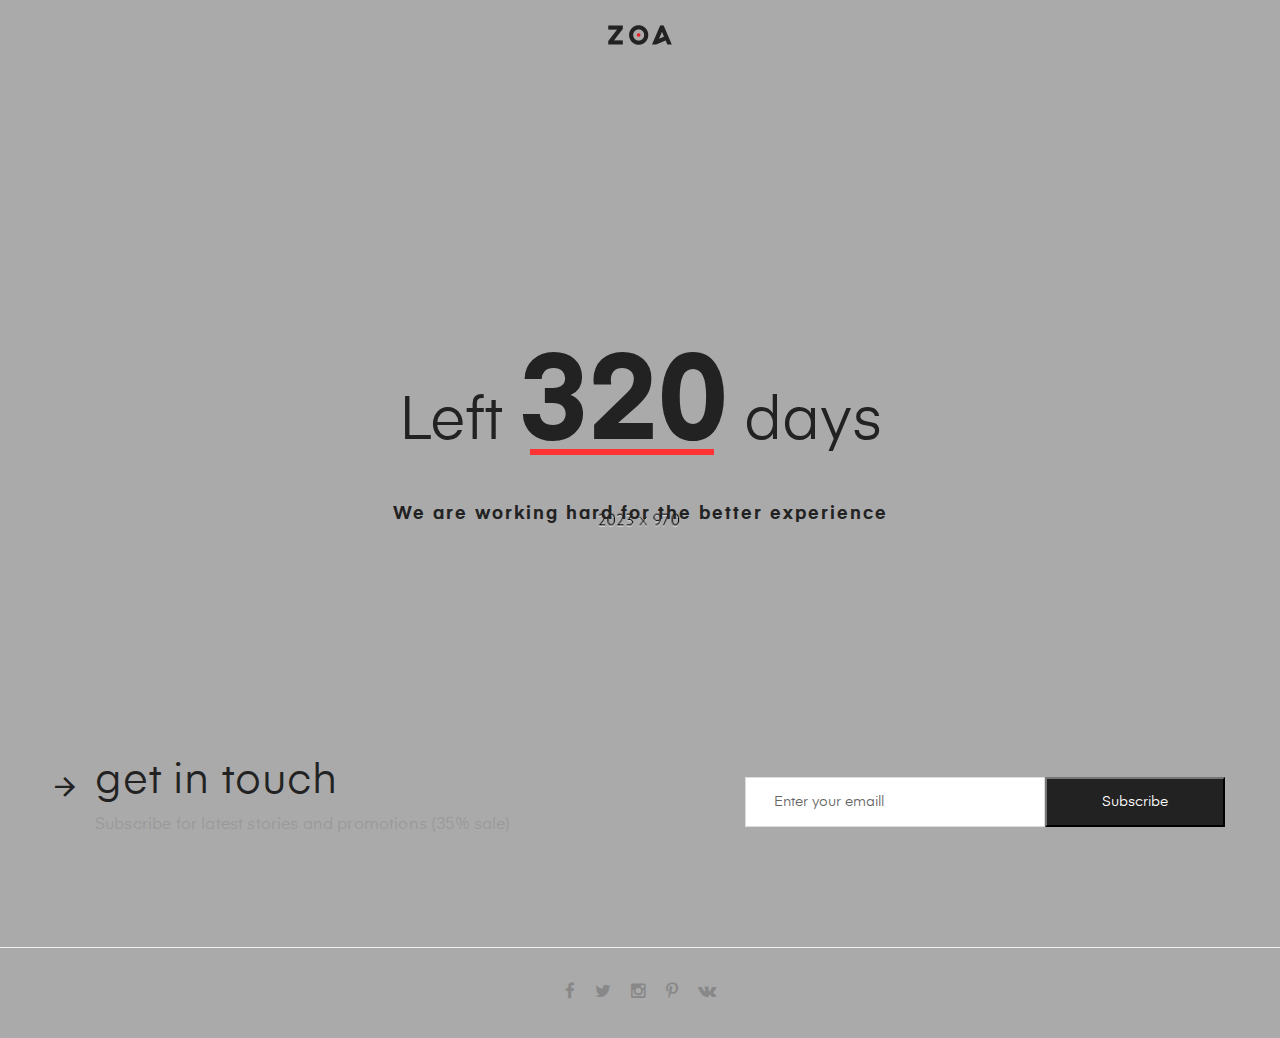
<file: coming-soon.html>
<!DOCTYPE html>
<html lang="en">

<head>
    <meta charset="utf-8">
    <meta http-equiv="X-UA-Compatible" content="IE=edge">
    <meta name="viewport" content="width=device-width, initial-scale=1, maximum-scale=1" />
    <title>Zoa - Minimalist HTML Template</title>
    <link rel="shortcut icon" href="img/favicon.png" type="image/png">
    <link rel="stylesheet" href="css/owl.carousel.min.css">
    <link rel="stylesheet" href="css/slick.css">
    <link rel="stylesheet" href="css/slick-theme.css">
    <link rel="stylesheet" href="css/owl.theme.default.min.css">
    <link rel="stylesheet" type="text/css" href="css/styles.css">
</head>

<body>
    <div class="wrapper-comingson">
        <div class=" logo">
            <a href="#"><img src="img/logo.png" alt="" class="img-reponsive"></a>           
        </div>

        <div class="content">
            <div class="title-header">
                <h1>Left <span id="f_timer">320</span> days</h1>
            </div>
            <p>We are working hard for the better experience</p>
        </div>


         <div class="newsletter">
            <div class="container">
                <div class="row">
                    <div class="col-md-5 col-sm-6 col-xs-12">
                        <div class="newsletter-heading">
                            <h3>get in touch</h3>
                            <p>Subscribe for latest stories and promotions (35% sale)</p>
                        </div>
                    </div>
                    <div class="col-md-7 col-sm-6 col-xs-12 flex-end">
                        <form class="form_newsletter" action="#" method="post">
                            <input type="email" value="" placeholder="Enter your emaill" name="EMAIL" id="mail" class="newsletter-input form-control">
                            <button id="subscribe" class="button_mini zoa-btn" type="submit">
                                Subscribe
                            </button>
                        </form>
                    </div>
                </div>
            </div>
        </div>
        <!-- EndContent -->

        <!-- Footer -->
        <footer class="bottom">
            <div class="container">
                <div class="social">
                    <a href=""><i class="fa fa-facebook"></i></a>
                    <a href=""><i class="fa fa-twitter"></i></a>
                    <a href=""><i class="fa fa-instagram"></i></a>
                    <a href=""><i class="fa fa-pinterest-p"></i></a>
                     <a href=""><i class="fa fa-vk"></i></a>
                </div>
            </div>
        </footer>
        <!-- End Footer -->

    </div>

        <script src="js/jquery.js"></script>
        <script src="js/bootstrap.min.js"></script>
        <script src="js/owl.carousel.min.js"></script>
        <script src="js/slick.min.js"></script>
        <script src="js/countdown.js"></script>
        <script src="js/main.js"></script>

</body>

</html>
</file>
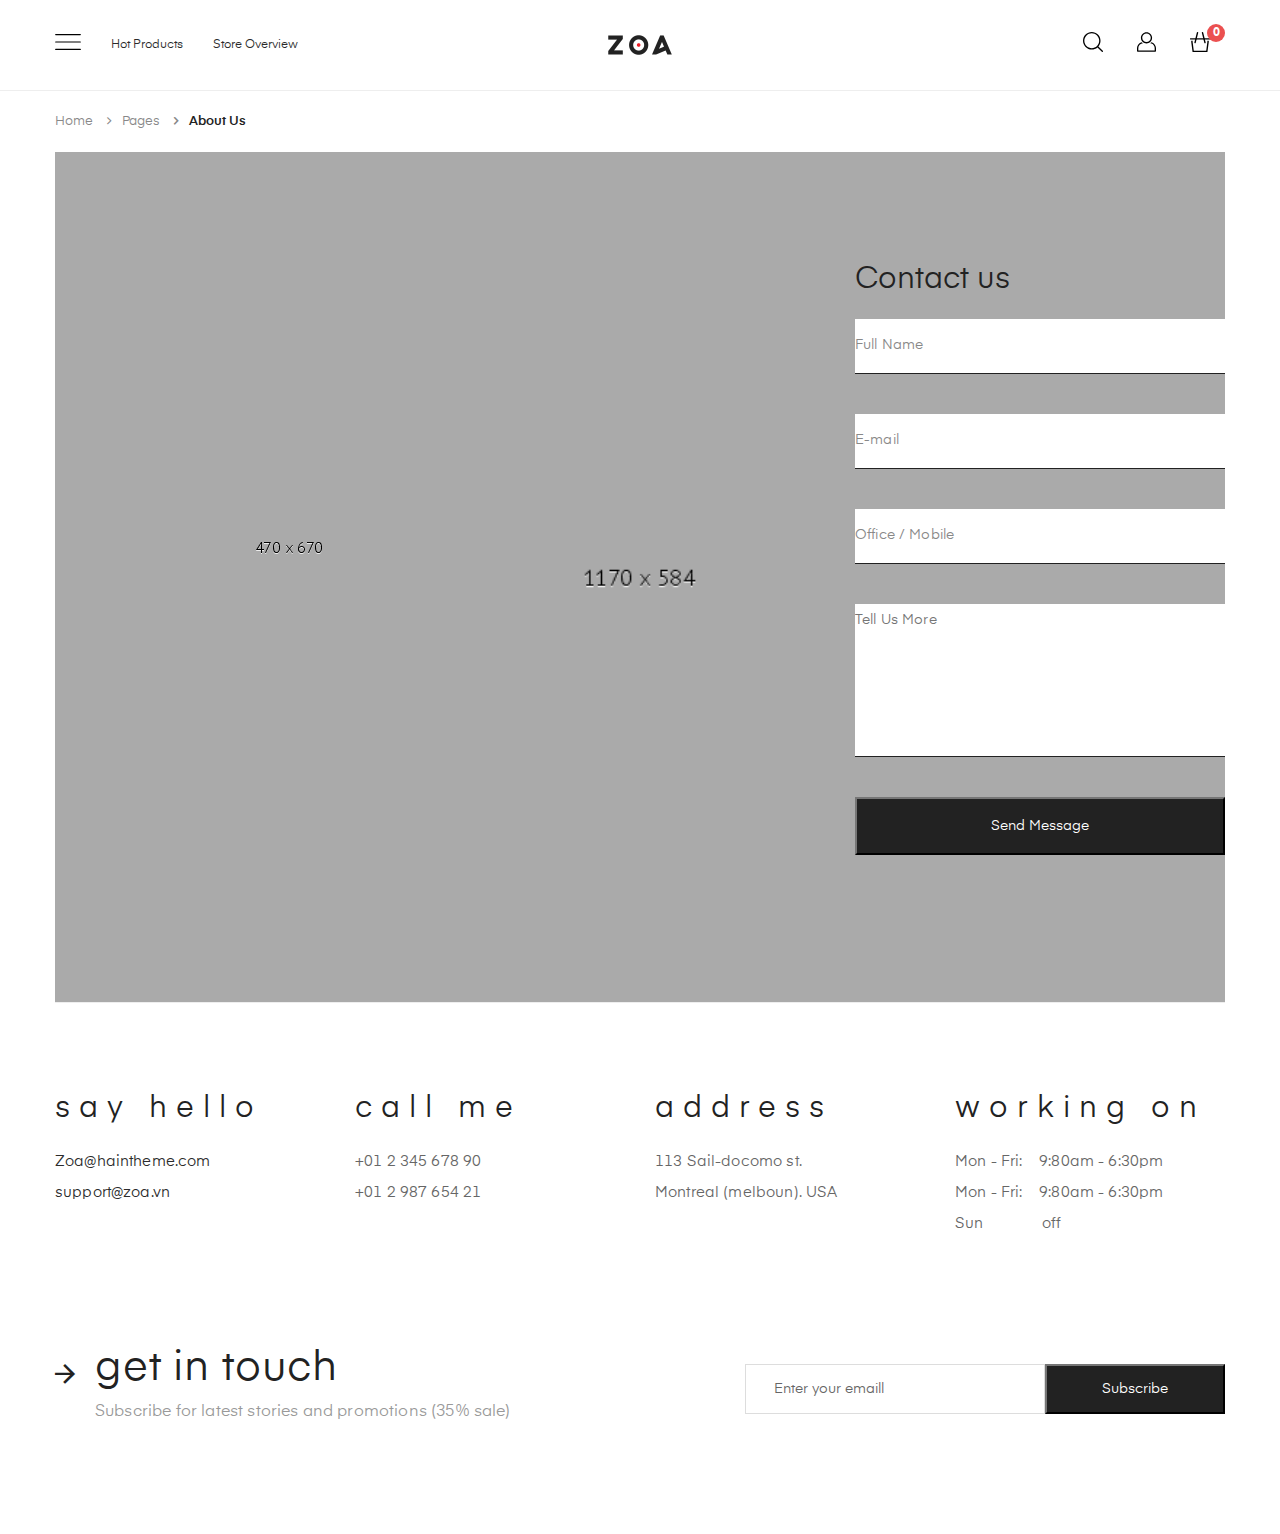
<file: contact.html>
<!DOCTYPE html>
<html lang="en">

<head>
    <meta charset="utf-8">
    <meta http-equiv="X-UA-Compatible" content="IE=edge">
    <meta name="viewport" content="width=device-width, initial-scale=1, maximum-scale=1" />
    <title>Zoa - Minimalist HTML Template</title>
    <link rel="shortcut icon" href="img/favicon.png" type="image/png">
    <link rel="stylesheet" href="css/owl.carousel.min.css">
    <link rel="stylesheet" href="css/slick.css">
    <link rel="stylesheet" href="css/slick-theme.css">
    <link rel="stylesheet" href="css/owl.theme.default.min.css">
    <link rel="stylesheet" type="text/css" href="css/styles.css">
</head>

<body>
    <!-- push menu-->
    <div class="pushmenu menu-home5">
        <div class="menu-push">
            <span class="close-left js-close"><i class="ion-ios-close-empty f-40"></i></span>
            <div class="clearfix"></div>
            <form role="search" method="get" id="searchform" class="searchform" action="/search">
                <div>
                    <label class="screen-reader-text" for="q"></label>
                    <input type="text" placeholder="Search for products" value="" name="q" id="q" autocomplete="off">
                    <input type="hidden" name="type" value="product">
                    <button type="submit" id="searchsubmit"><i class="ion-ios-search-strong"></i></button>
                </div>
            </form>
            <ul class="nav-home5 js-menubar">
                <li class="level1 active dropdown">
                    <a href="index.html">Home</a>
                    
            
                <li class="level1 active dropdown"><a href="./all-products.html">Products</a>
                    <ul class="level1">
                        <li class="level2">
                            <a href="./all-products.html">Shop</a>
                            <ul class="menu-level-2">
                                <li class="level3"><a href="./hoodie.html" title="">Hoodie</a></li>
                                <li class="level3"><a href="./t-shirt.html" title="">T-shirt</a></li>
                                <li class="level3"><a href="./shoes.html" title="">Shoes</a></li>
                            </ul>
                        </li>
                        <li class="level2">
                            <a href="#">Shopping</a>
                            <ul class="menu-level-2">
                                <li class="level3"><a href="./all-products.html" title="">Shop</a></li>
                                <li class="level3"><a href="./cart.html" title="">Cart</a></li>
                            
                                <li class="level3"><a href="./check-out.html" title="">Checkout</a></li>
                                <li class="level3"><a href="./my-account.html" title="">My Account</a></li>
                            </ul>
                        </li>
                    </ul>
                </li>
                <li class="level1"><a href="#">Menu</a></li>
                <li class="level1">
                    <a href="#">Pages</a>
                    <ul class="menu-level1">
                        <li class="level2"><a href="#" title="About Us">About Us </a></li>
                        <li class="level2"><a href="./contact.html" title="Contact">Contact</a></li>
                        <li class="level2"><a href="./faqs.html" title="FAQs">FAQs</a></li>
                    </ul>
                </li>
            </ul>
            <ul class="mobile-account">
                <li><a href="#"><i class="fa fa-unlock-alt"></i>Login</a></li>
                <li><a href="#"><i class="fa fa-user-plus"></i>Register</a></li>
                <li><a href="#"><i class="fa fa-heart"></i>Wishlist</a></li>
            </ul>
            <h4 class="mb-title">connect and follow</h4>
            <div class="mobile-social mg-bottom-30">
                <a href=""><i class="fa fa-facebook"></i></a>
                <a href=""><i class="fa fa-twitter"></i></a>
                <a href=""><i class="fa fa-google-plus"></i></a>
            </div>
        </div>
    </div>
    <!-- end push menu-->
    <!-- Push cart -->
    <div class="pushmenu pushmenu-left cart-box-container">
        <div class="cart-list">
            <div class="cart-list-heading">
                <h3 class="cart-title">My cart</h3>
                <span class="close-left js-close"><i class="ion-ios-close-empty"></i></span>
            </div>
            <div class="cart-inside">
                <ul class="list">
                    <li class="item-cart">
                        <div class="product-img-wrap">
                            <a href="#" title="Product"><img src="img/product/cart_product_1.jpg" alt="Product" class="img-responsive"></a>
                        </div>
                        <div class="product-details">
                            <div class="inner-left">
                                <div class="product-name"><a href="#">Grosgrain tie cotton top</a></div>
                                <div class="product-price"><span>$20.9</span></div>
                                <div class="cart-qtt">
                                    <button type="button" class="quantity-left-minus btn btn-number js-minus" data-type="minus" data-field="">
                                        <span class="minus-icon"><i class="ion-ios-minus-empty"></i></span>
                                    </button>
                                    <input type="text" name="number" value="1" class="product_quantity_number js-number">
                                    <button type="button" class="quantity-right-plus btn btn-number js-plus" data-type="plus" data-field="">
                                        <span class="plus-icon"><i class="ion-ios-plus-empty"></i></span>
                                    </button>
                                </div>
                            </div>
                        </div>
                    </li>
                    <li class="item-cart">
                        <div class="product-img-wrap">
                            <a href="#" title="Product"><img src="img/product/cart_product_2.jpg" alt="Product" class="img-responsive"></a>
                        </div>
                        <div class="product-details">
                            <div class="inner-left">
                                <div class="product-name"><a href="#">Grosgrain tie cotton top</a></div>
                                <div class="product-price"><span>$20.9</span></div>
                                <div class="cart-qtt">
                                    <button type="button" class="quantity-left-minus btn btn-number js-minus" data-type="minus" data-field="">
                                        <span class="minus-icon"><i class="ion-ios-minus-empty"></i></span>
                                    </button>
                                    <input type="text" name="number" value="1" class="product_quantity_number js-number">
                                    <button type="button" class="quantity-right-plus btn btn-number js-plus" data-type="plus" data-field="">
                                        <span class="plus-icon"><i class="ion-ios-plus-empty"></i></span>
                                    </button>
                                </div>
                            </div>
                        </div>
                    </li>
                </ul>
                <div class="cart-bottom">
                    <div class="cart-form">
                        <div class="cart-note-form">
                            <label for="CartSpecialInstructions" class="cart-note cart-note_text_label small--text-center">Special Offer:</label>
                            <textarea rows="6" name="note" id="CartSpecialInstructions" class="cart-note__input form-control note--input"></textarea>
                        </div>
                    </div>
                    <div class="cart-button mg-top-30">
                        <a class="zoa-btn checkout" href="#" title="">Check out</a>
                    </div>
                </div>
            </div>
            <!-- End cart bottom -->
        </div>
    </div>
    <!-- End pushcart -->
    <!-- Search form -->
    <div class="search-form-wrapper header-search-form">
        <div class="container">
            <div class="search-results-wrapper">
                <div class="btn-search-close">
                    <i class="ion-ios-close-empty"></i>
                </div>
            </div>
            <ul class="zoa-category text-center">
                <li><a href="">All Categories</a></li>
                <li><a href="">Woman</a></li>
                <li><a href="">Man</a></li>
                <li><a href="">Accessories</a></li>
                <li><a href="">Kid</a></li>
                <li><a href="">Others</a></li>
            </ul>
            <form method="get" action="/search" role="search" class="search-form  has-categories-select">
                <input name="q" class="search-input" type="text" value="" placeholder="Enter your keywords..." autocomplete="off">
                <input type="hidden" name="post_type" value="product">
                <button type="submit" id="search-btn"><i class="ion-ios-search-strong"></i></button>
            </form>
        </div>
    </div>
    <!-- End search form -->
    <!-- Account -->
    <div class="account-form-wrapper">
        <div class="container">
            <div class="search-results-wrapper">
                <div class="btn-search-close">
                    <i class="ion-ios-close-empty black"></i>
                </div>
            </div>
            <div class="account-wrapper">
                <ul class="account-tab text-center">
                    <li class="active"><a data-toggle="tab" href="#login">Login</a></li>
                    <li><a data-toggle="tab" href="#register">Register</a></li>
                </ul>
                <div class="tab-content">
                    <div id="login" class="tab-pane fade in active">
                        <div class="row">
                            <div class="col-md-4">
                                <form method="post" class="form-customer form-login">
                                    <div class="form-group">
                                        <label for="exampleInputEmail1">E-mail *</label>
                                        <input type="email" class="form-control form-account" id="exampleInputEmail1">
                                    </div>
                                    <div class="form-group">
                                        <label for="zoaname">Name</label>
                                        <input type="text" class="form-control form-account" id="zoaname">
                                    </div>
                                    <div class="form-group">
                                        <label for="exampleInputPassword1">Password *</label>
                                        <input type="password" class="form-control form-account" id="exampleInputPassword1">
                                    </div>
                                    <div class="btn-button-group mg-top-30 mg-bottom-15">
                                        <button type="submit" class="zoa-btn btn-login hover-white">Sign Up</button>
                                    </div>
                                </form>
                                <div class="social-group-button">
                                    <a href="" class="twitter button">
                                        <div class="slide">
                                            <p>
                                                Connect with Twitter
                                            </p>
                                        </div>
                                        <div class="icon">
                                            <i class="fa fa-twitter">
                                    </i>
                                        </div>
                                    </a>
                                    <a href="" class="facebook button">
                                        <div class="slide">
                                            <p>
                                                Connect with Facebook
                                            </p>
                                        </div>
                                        <div class="icon">
                                            <i class="fa fa-facebook">
                                    </i>
                                        </div>
                                    </a>
                                </div>
                                <span class="text-note">Already have an account? <a href="">Sign In!</a></span>
                            </div>
                            <div class="col-md-4">
                                <form method="post" class="form-customer form-register">
                                    <div class="form-group">
                                        <label for="exampleInputEmail2">E-mail</label>
                                        <input type="email" class="form-control form-account" id="exampleInputEmail2">
                                    </div>
                                    <div class="form-group">
                                        <label for="exampleInputPassword3">Password</label>
                                        <input type="password" class="form-control form-account" id="exampleInputPassword3">
                                    </div>
                                    <div class="flex justify-content-between mg-30">
                                        <div class="checkbox">
                                            <input data-val="true" data-val-required="The Remember me? field is required." id="RememberMe" name="RememberMe" type="checkbox" value="true" />
                                            <input name="RememberMe" type="hidden" value="false" />
                                            <label for="RememberMe">Remember me</label>
                                        </div>
                                        <a href="" class="text-note no-mg">Forgot Password?</a>
                                    </div>
                                    <div class="btn-button-group mg-top-30 mg-bottom-15">
                                        <button type="submit" class="zoa-btn btn-login hover-white">Sign In</button>
                                    </div>
                                </form>
                                <div class="social-group-button">
                                    <a href="" class="twitter button">
                                        <div class="slide">
                                            <p>
                                                Connect with Twitter
                                            </p>
                                        </div>
                                        <div class="icon">
                                            <i class="fa fa-twitter">
                                    </i>
                                        </div>
                                    </a>
                                    <a href="" class="facebook button">
                                        <div class="slide">
                                            <p>
                                                Connect with Facebook
                                            </p>
                                        </div>
                                        <div class="icon">
                                            <i class="fa fa-facebook">
                                    </i>
                                        </div>
                                    </a>
                                </div>
                                <span class="text-note">Don’t have an account? <a href="">Register!</a></span>
                            </div>
                            <div class="col-md-4">
                                <form method="post" class="form-customer form-reset">
                                    <div class="form-group">
                                        <label for="exampleInputEmail5">E-mail *</label>
                                        <input type="email" class="form-control form-account" id="exampleInputEmail5">
                                    </div>
                                    <div class="btn-button-group mg-top-30 mg-bottom-15">
                                        <button type="submit" class="zoa-btn btn-login hover-white">Reset Password</button>
                                    </div>
                                </form>
                            </div>
                        </div>
                    </div>
                    <div id="register" class="tab-pane fade">
                        <div class="row">
                            <div class="col-md-4">
                                <form method="post" class="form-customer form-login">
                                    <div class="form-group">
                                        <label for="exampleInputEmail7">E-mail *</label>
                                        <input type="email" class="form-control form-account" id="exampleInputEmail7">
                                    </div>
                                    <div class="form-group">
                                        <label for="zoaname2">Name</label>
                                        <input type="text" class="form-control form-account" id="zoaname2">
                                    </div>
                                    <div class="form-group">
                                        <label for="exampleInputPassword2">Password *</label>
                                        <input type="password" class="form-control form-account" id="exampleInputPassword2">
                                    </div>
                                    <div class="btn-button-group mg-top-30 mg-bottom-15">
                                        <button type="submit" class="zoa-btn btn-login hover-white">Sign Up</button>
                                    </div>
                                </form>
                                <div class="social-group-button">
                                    <a href="" class="twitter button">
                                        <div class="slide">
                                            <p>
                                                Connect with Twitter
                                            </p>
                                        </div>
                                        <div class="icon">
                                            <i class="fa fa-twitter">
                                    </i>
                                        </div>
                                    </a>
                                    <a href="" class="facebook button">
                                        <div class="slide">
                                            <p>
                                                Connect with Facebook
                                            </p>
                                        </div>
                                        <div class="icon">
                                            <i class="fa fa-facebook">
                                    </i>
                                        </div>
                                    </a>
                                </div>
                                <span class="text-note">Already have an account? <a href="">Sign In!</a></span>
                            </div>
                            <div class="col-md-4">
                                <form method="post" class="form-customer form-register">
                                    <div class="form-group">
                                        <label for="exampleInputEmail6">E-mail</label>
                                        <input type="email" class="form-control form-account" id="exampleInputEmail6">
                                    </div>
                                    <div class="form-group">
                                        <label for="exampleInputPassword4">Password</label>
                                        <input type="password" class="form-control form-account" id="exampleInputPassword4">
                                    </div>
                                    <div class="flex justify-content-between mg-30">
                                        <div class="checkbox">
                                            <input data-val="true" data-val-required="The Remember me? field is required." id="RememberMe2" name="RememberMe" type="checkbox" value="true" />
                                            <input name="RememberMe" type="hidden" value="false" />
                                            <label for="RememberMe2">Remember me</label>
                                        </div>
                                        <a href="" class="text-note no-mg">Forgot Password?</a>
                                    </div>
                                    <div class="btn-button-group mg-top-30 mg-bottom-15">
                                        <button type="submit" class="zoa-btn btn-login hover-white">Sign In</button>
                                    </div>
                                </form>
                                <div class="social-group-button">
                                    <a href="" class="twitter button">
                                        <div class="slide">
                                            <p>
                                                Connect with Twitter
                                            </p>
                                        </div>
                                        <div class="icon">
                                            <i class="fa fa-twitter">
                                    </i>
                                        </div>
                                    </a>
                                    <a href="" class="facebook button">
                                        <div class="slide">
                                            <p>
                                                Connect with Facebook
                                            </p>
                                        </div>
                                        <div class="icon">
                                            <i class="fa fa-facebook">
                                    </i>
                                        </div>
                                    </a>
                                </div>
                                <span class="text-note">Don’t have an account? <a href="">Register!</a></span>
                            </div>
                            <div class="col-md-4">
                                <form method="post" class="form-customer form-reset">
                                    <div class="form-group">
                                        <label for="exampleInputEmail4">E-mail *</label>
                                        <input type="email" class="form-control form-account" id="exampleInputEmail4">
                                    </div>
                                    <div class="btn-button-group mg-top-30 mg-bottom-15">
                                        <button type="submit" class="zoa-btn btn-login hover-white">Reset Password</button>
                                    </div>
                                </form>
                            </div>
                        </div>
                    </div>
                </div>
            </div>
        </div>
        <!-- End Account -->
    </div>
    <div class="wrappage">
       <!--header -->
       <header id="header" class="header-v1">
        <div class="header-center">
            <div class="container container-content">
                <div class="row flex align-items-center justify-content-between">
                    <div class="col-md-4 col">
                        <div class="topbar-right">
                            <div class="element">
                                <a href="#" class="icon-pushmenu js-push-menu">
                                    <svg width="26" height="16" version="1.1" id="Layer_1" xmlns="http://www.w3.org/2000/svg" xmlns:xlink="http://www.w3.org/1999/xlink" x="0px" y="0px" viewBox="0 0 66 41" style="enable-background:new 0 0 66 41;" xml:space="preserve">
                                        <style type="text/css">
                                        .st0 {
                                            fill: none;
                                            stroke: #000000;
                                            stroke-width: 3;
                                            stroke-linecap: round;
                                            stroke-miterlimit: 10;
                                        }
                                        </style>
                                        <g>
                                            <line class="st0" x1="1.5" y1="1.5" x2="64.5" y2="1.5" />
                                            <line class="st0" x1="1.5" y1="20.5" x2="64.5" y2="20.5" />
                                            <line class="st0" x1="1.5" y1="39.5" x2="64.5" y2="39.5" />
                                        </g>
                                    </svg>
                                </a>
                            </div>
                            <div class="element element-currency hidden-xs hidden-sm">
                                <a href="./hot-products.html" id="label3" class="dropdown-toggle" >
                            
                                <span>Hot Products</span>

                                </a>
                                
                                
                            </div>
                            <div class="element element-leaguage hidden-xs hidden-sm">
                                <a href="./store-overview.html" id="label2" class="dropdown-toggle" >
                                
                                <span>Store Overview</span>

                                </a>
                            
                            </div>
                        </div>
                    </div>
                    <div class="col-md-4 col flex justify-content-center">
                        <a href="#"><img src="img/logo.png" alt="" class="img-reponsive"></a>
                    </div>
                    <div class="col-md-4 col flex justify-content-end">
                        <div class="topbar-left">
                            <div class="element element-search hidden-xs hidden-sm">
                                <a href="#" class="zoa-icon search-toggle">
                                    <svg width="20" height="20" version="1.1" id="Layer_2" xmlns="http://www.w3.org/2000/svg" xmlns:xlink="http://www.w3.org/1999/xlink" x="0px" y="0px" viewBox="0 0 90 90" style="enable-background:new 0 0 90 90;" xml:space="preserve">
                                        <g>
                                            <path d="M0,39.4C0,50,4.1,59.9,11.6,67.3c7.4,7.5,17.3,11.6,27.8,11.6c9.5,0,18.5-3.4,25.7-9.5l19.8,19.7c1.2,1.2,3.1,1.2,4.2,0
c0.6-0.6,0.9-1.3,0.9-2.1s-0.3-1.5-0.9-2.1L69.3,65.1c6.2-7.1,9.5-16.2,9.5-25.7c0-10.5-4.1-20.4-11.6-27.9C59.9,4.1,50,0,39.4,0
C28.8,0,19,4.1,11.6,11.6S0,28.9,0,39.4z M63.1,15.8c6.3,6.3,9.8,14.7,9.8,23.6S69.4,56.7,63.1,63s-14.7,9.8-23.6,9.8
S22.2,69.3,15.9,63C9.5,56.8,6,48.4,6,39.4s3.5-17.3,9.8-23.6S30.5,6,39.4,6S56.8,9.5,63.1,15.8z" />
                                        </g>
                                    </svg>
                                </a>
                            </div>
                            <div class="element element-user hidden-xs hidden-sm">
                                <a href="#" class="zoa-icon js-user">
                                    <svg width="19" height="20" version="1.1" id="Layer_3" xmlns="http://www.w3.org/2000/svg" xmlns:xlink="http://www.w3.org/1999/xlink" x="0px" y="0px" viewBox="0 0 100 102.8" style="enable-background:new 0 0 100 102.8;" xml:space="preserve">
                                        <g>
                                            <path d="M75.7,52.4c-2.1,2.3-4.4,4.3-7,6C82.2,58.8,93,69.9,93,83.5v12.3H7V83.5c0-13.6,10.8-24.7,24.3-25.1c-2.6-1.7-5-3.7-7-6
C10.3,55.9,0,68.5,0,83.5v15.8c0,1.9,1.6,3.5,3.5,3.5h93c1.9,0,3.5-1.6,3.5-3.5V83.5C100,68.5,89.7,55.9,75.7,52.4z" />
                                            <g>
                                                <path d="M50,58.9c-16.2,0-29.5-13.2-29.5-29.5S33.8,0,50,0s29.5,13.2,29.5,29.5S66.2,58.9,50,58.9z M50,7
    C37.6,7,27.5,17.1,27.5,29.5S37.6,51.9,50,51.9s22.5-10.1,22.5-22.5S62.4,7,50,7z" />
                                            </g>
                                        </g>
                                    </svg>
                                </a>
                            </div>
                            <div class="element element-cart">
                                <a href="#" class="zoa-icon icon-cart">
                                    <svg width="20" height="20" version="1.1" id="Layer_4" xmlns="http://www.w3.org/2000/svg" xmlns:xlink="http://www.w3.org/1999/xlink" x="0px" y="0px" viewBox="0 0 55.4 55.4" style="enable-background:new 0 0 55.4 55.4;" xml:space="preserve">
                                        <g>
                                            <rect x="0.2" y="17.4" width="55" height="3.4" />
                                        </g>
                                        <g>
                                            <polygon points="7.1,55.4 3.4,27.8 3.4,24.1 7.3,24.1 7.3,27.6 10.5,51.6 44.9,51.6 48.1,27.6 48.1,24.1 52,24.1 52,27.9 
48.3,55.4   " />
                                        </g>
                                        <g>
                                            <path d="M14,31.4c-0.1,0-0.3,0-0.5-0.1c-1-0.2-1.6-1.3-1.4-2.3L19,1.5C19.2,0.6,20,0,20.9,0c0.1,0,0.3,0,0.4,0
c0.5,0.1,0.9,0.4,1.2,0.9c0.3,0.4,0.4,1,0.3,1.5l-6.9,27.5C15.6,30.8,14.8,31.4,14,31.4z" />
                                        </g>
                                        <g>
                                            <path d="M41.5,31.4c-0.9,0-1.7-0.6-1.9-1.5L32.7,2.4c-0.1-0.5,0-1.1,0.3-1.5s0.7-0.7,1.2-0.8c0.1,0,0.3,0,0.4,0
c0.9,0,1.7,0.6,1.9,1.5L43.4,29c0.1,0.5,0,1-0.2,1.5c-0.3,0.5-0.7,0.8-1.1,0.9c-0.2,0-0.3,0-0.4,0.1C41.6,31.4,41.6,31.4,41.5,31.4
z" />
                                        </g>
                                    </svg>
                                    <span class="count cart-count">0</span>
                                </a>
                            </div>
                        </div>
                    </div>
                </div>
            </div>
        </div>
    </header>
    <!-- /header -->
        <!-- Content -->
        <div class="container container-content">
            <ul class="breadcrumb">
                <li><a href="#">Home</a></li>
                <li><a href="#">Pages</a></li>
                <li class="active">About Us</li>
            </ul>
        </div>
        <div class="container">
            <div class="contact-form">
                <div class="row">
                    <div class="col-md-6 col-sm-6 col-xs-12 contact-item">
                        <div class="contact-img hover-images">
                            <a href="" class="">
                                <img src="img/contact_img.jpg" alt="" class="img-responsive">
                            </a>
                            <div class="box-center overlay-img contact-overlay-img">
                                <a class="email" href="">Zoa@engotheme.com</a>
                                <div class="social">
                                    <a href=""><i class="fa fa-facebook"></i></a>
                                    <a href=""><i class="fa fa-twitter"></i></a>
                                    <a href=""><i class="fa fa-instagram"></i></a>
                                </div>
                            </div>
                        </div>
                    </div>
                    <div class="col-md-6 col-sm-6 col-xs-12">
                        <h3 class="contact-title">Contact us</h3>
                        <form method="post" class="form-customer form-login">
                            <div class="form-group">
                                <input type="email" class="form-control form-account" placeholder="Full Name">
                            </div>
                            <div class="form-group">
                                <input type="text" class="form-control form-account" placeholder="E-mail">
                            </div>
                            <div class="form-group">
                                <input type="text" class="form-control form-account" placeholder="Office / Mobile">
                            </div>
                            <div class="form-group">
                                <textarea rows="7" name="note" placeholder="Tell Us More" class="form-control form-account"></textarea>
                            </div>
                            <div class="btn-button-group mg-top-30 mg-bottom-15">
                                <button type="submit" class="zoa-btn btn-login hover-white">Send Message</button>
                            </div>
                        </form>
                    </div>
                </div>
            </div>
            <div class="contact-bottom">
                <div class="row">
                    <div class="col-md-3 col-sm-6 col-xs-12 about-element">
                        <h3>say hello</h3>
                        <p><a href="">Zoa@haintheme.com</a> </p>
                        <p><a href="">support@zoa.vn</a></p>
                    </div>
                    <div class="col-md-3 col-sm-6 col-xs-12 about-element">
                        <h3>call me</h3>
                        <p>+01 2 345 678 90</p> 
                        <p>+01 2 987 654 21</p>
                    </div>
                    <div class="col-md-3 col-sm-6 col-xs-12 about-element">
                        <h3>address</h3>
                        <p>113 Sail-docomo st. </p>
                         <p>Montreal (melboun). USA</p>
                    </div>
                    <div class="col-md-3 col-sm-6 col-xs-12 about-element">
                        <h3>working on</h3>
                        <p>Mon - Fri:&nbsp;&nbsp;&nbsp;     9:80am - 6:30pm</p>
                        <p>Mon - Fri:&nbsp;&nbsp;&nbsp;    9:80am - 6:30pm</p>
                        <p>Sun  &nbsp;&nbsp;&nbsp;&nbsp;&nbsp;&nbsp;&nbsp;&nbsp;&nbsp;&nbsp; &nbsp;       off</p>
                    </div>
                </div>
            </div>
        </div>
        <div class="newsletter">
            <div class="container">
                <div class="row">
                    <div class="col-md-5 col-sm-6 col-xs-12">
                        <div class="newsletter-heading">
                            <h3>get in touch</h3>
                            <p>Subscribe for latest stories and promotions (35% sale)</p>
                        </div>
                    </div>
                    <div class="col-md-7 col-sm-6 col-xs-12 flex-end">
                        <form class="form_newsletter" action="#" method="post">
                            <input type="email" value="" placeholder="Enter your emaill" name="EMAIL" id="mail" class="newsletter-input form-control">
                            <button id="subscribe" class="button_mini zoa-btn" type="submit">
                                Subscribe
                            </button>
                        </form>
                    </div>
                </div>
            </div>
        </div>
        <!-- EndContent -->
    </div>
    <script src="js/jquery.js"></script>
    <script src="js/bootstrap.min.js"></script>
    <script src="js/owl.carousel.min.js"></script>
    <script src="js/slick.min.js"></script>
    <script src="js/countdown.js"></script>
    <script src="js/main.js"></script>
</body>

</html>
</file>
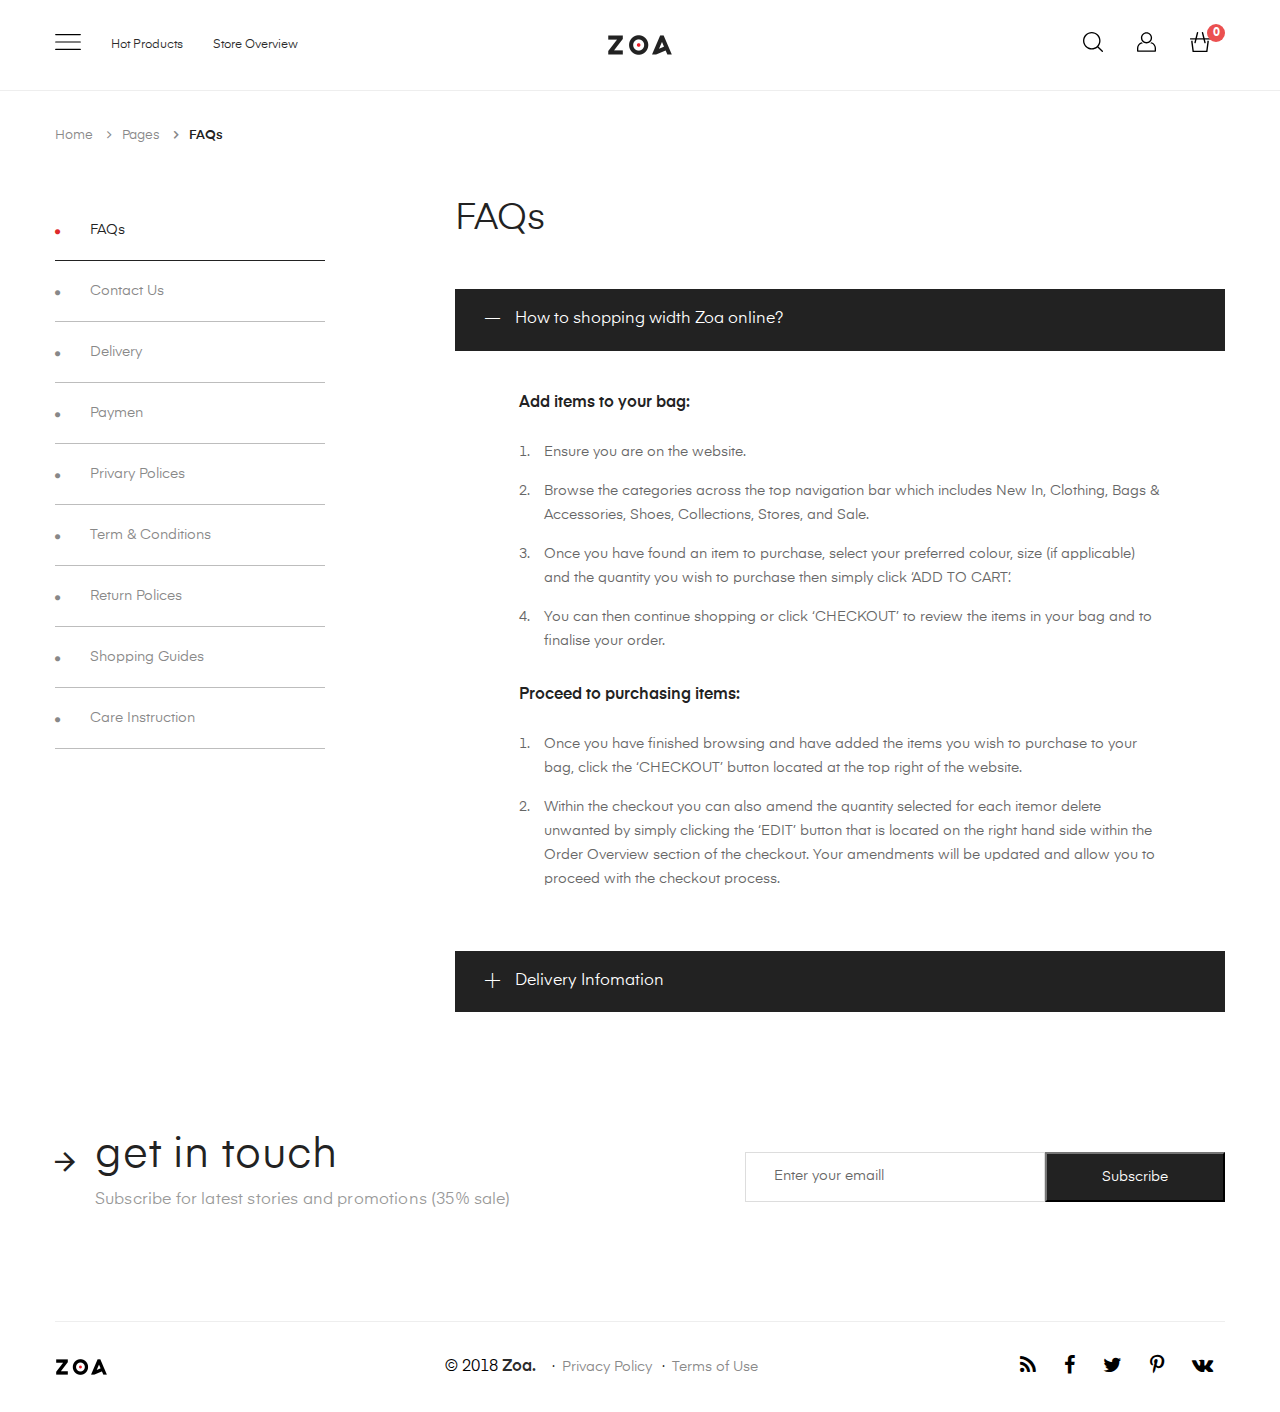
<file: faqs.html>
<!DOCTYPE html>
<html lang="en">

<head>
    <meta charset="utf-8">
    <meta http-equiv="X-UA-Compatible" content="IE=edge">
    <meta name="viewport" content="width=device-width, initial-scale=1, maximum-scale=1" />
    <title> Zoa - Minimalist HTML Template</title>
    <link rel="shortcut icon" href="img/favicon.png" type="image/png">
    <link rel="stylesheet" href="css/owl.carousel.min.css">
    <link rel="stylesheet" href="css/slick.css">
    <link rel="stylesheet" href="css/slick-theme.css">
    <link rel="stylesheet" href="css/owl.theme.default.min.css">
    <link rel="stylesheet" type="text/css" href="css/styles.css">
</head>

<body>
    <!-- push menu-->
    <div class="pushmenu menu-home5">
        <div class="menu-push">
            <span class="close-left js-close"><i class="ion-ios-close-empty f-40"></i></span>
            <div class="clearfix"></div>
            <form role="search" method="get" id="searchform" class="searchform" action="/search">
                <div>
                    <label class="screen-reader-text" for="q"></label>
                    <input type="text" placeholder="Search for products" value="" name="q" id="q" autocomplete="off">
                    <input type="hidden" name="type" value="product">
                    <button type="submit" id="searchsubmit"><i class="ion-ios-search-strong"></i></button>
                </div>
            </form>
            <ul class="nav-home5 js-menubar">
                <li class="level1 active dropdown">
                    <a href="index.html">Home</a>
                    
            
                <li class="level1 active dropdown"><a href="./all-products.html">Products</a>
                    <ul class="level1">
                        <li class="level2">
                            <a href="./all-products.html">Shop</a>
                            <ul class="menu-level-2">
                                <li class="level3"><a href="./hoodie.html" title="">Hoodie</a></li>
                                <li class="level3"><a href="./t-shirt.html" title="">T-shirt</a></li>
                                <li class="level3"><a href="./shoes.html" title="">Shoes</a></li>
                            </ul>
                        </li>
                        <li class="level2">
                            <a href="#">Shopping</a>
                            <ul class="menu-level-2">
                                <li class="level3"><a href="./all-products.html" title="">Shop</a></li>
                                <li class="level3"><a href="./cart.html" title="">Cart</a></li>
                            
                                <li class="level3"><a href="./check-out.html" title="">Checkout</a></li>
                                <li class="level3"><a href="./my-account.html" title="">My Account</a></li>
                            </ul>
                        </li>
                    </ul>
                </li>
                <li class="level1"><a href="#">Menu</a></li>
                <li class="level1">
                    <a href="#">Pages</a>
                    <ul class="menu-level1">
                        <li class="level2"><a href="#" title="About Us">About Us </a></li>
                        <li class="level2"><a href="./contact.html" title="Contact">Contact</a></li>
                        <li class="level2"><a href="./faqs.html" title="FAQs">FAQs</a></li>
                    </ul>
                </li>
            </ul>
            <ul class="mobile-account">
                <li><a href="#"><i class="fa fa-unlock-alt"></i>Login</a></li>
                <li><a href="#"><i class="fa fa-user-plus"></i>Register</a></li>
                <li><a href="#"><i class="fa fa-heart"></i>Wishlist</a></li>
            </ul>
            <h4 class="mb-title">connect and follow</h4>
            <div class="mobile-social mg-bottom-30">
                <a href=""><i class="fa fa-facebook"></i></a>
                <a href=""><i class="fa fa-twitter"></i></a>
                <a href=""><i class="fa fa-google-plus"></i></a>
            </div>
        </div>
    </div>
    <!-- end push menu-->
    <!-- Push cart -->
    <div class="pushmenu pushmenu-left cart-box-container">
        <div class="cart-list">
            <div class="cart-list-heading">
                <h3 class="cart-title">My cart</h3>
                <span class="close-left js-close"><i class="ion-ios-close-empty"></i></span>
            </div>
            <div class="cart-inside">
                <ul class="list">
                    <li class="item-cart">
                        <div class="product-img-wrap">
                            <a href="#" title="Product"><img src="img/product/cart_product_1.jpg" alt="Product" class="img-responsive"></a>
                        </div>
                        <div class="product-details">
                            <div class="inner-left">
                                <div class="product-name"><a href="#">Grosgrain tie cotton top</a></div>
                                <div class="product-price"><span>$20.9</span></div>
                                <div class="cart-qtt">
                                    <button type="button" class="quantity-left-minus btn btn-number js-minus" data-type="minus" data-field="">
                                        <span class="minus-icon"><i class="ion-ios-minus-empty"></i></span>
                                    </button>
                                    <input type="text" name="number" value="1" class="product_quantity_number js-number">
                                    <button type="button" class="quantity-right-plus btn btn-number js-plus" data-type="plus" data-field="">
                                        <span class="plus-icon"><i class="ion-ios-plus-empty"></i></span>
                                    </button>
                                </div>
                            </div>
                        </div>
                    </li>
                    <li class="item-cart">
                        <div class="product-img-wrap">
                            <a href="#" title="Product"><img src="img/product/cart_product_2.jpg" alt="Product" class="img-responsive"></a>
                        </div>
                        <div class="product-details">
                            <div class="inner-left">
                                <div class="product-name"><a href="#">Grosgrain tie cotton top</a></div>
                                <div class="product-price"><span>$20.9</span></div>
                                <div class="cart-qtt">
                                    <button type="button" class="quantity-left-minus btn btn-number js-minus" data-type="minus" data-field="">
                                        <span class="minus-icon"><i class="ion-ios-minus-empty"></i></span>
                                    </button>
                                    <input type="text" name="number" value="1" class="product_quantity_number js-number">
                                    <button type="button" class="quantity-right-plus btn btn-number js-plus" data-type="plus" data-field="">
                                        <span class="plus-icon"><i class="ion-ios-plus-empty"></i></span>
                                    </button>
                                </div>
                            </div>
                        </div>
                    </li>
                </ul>
                <div class="cart-bottom">
                    <div class="cart-form">
                        <div class="cart-note-form">
                            <label for="CartSpecialInstructions" class="cart-note cart-note_text_label small--text-center">Special Offer:</label>
                            <textarea rows="6" name="note" id="CartSpecialInstructions" class="cart-note__input form-control note--input"></textarea>
                        </div>
                    </div>
                    <div class="cart-button mg-top-30">
                        <a class="zoa-btn checkout" href="#" title="">Check out</a>
                    </div>
                </div>
            </div>
            <!-- End cart bottom -->
        </div>
    </div>
    <!-- End pushcart -->
    <!-- Search form -->
    <div class="search-form-wrapper header-search-form">
        <div class="container">
            <div class="search-results-wrapper">
                <div class="btn-search-close">
                    <i class="ion-ios-close-empty"></i>
                </div>
            </div>
            <ul class="zoa-category text-center">
                <li><a href="">All Categories</a></li>
                <li><a href="">Woman</a></li>
                <li><a href="">Man</a></li>
                <li><a href="">Accessories</a></li>
                <li><a href="">Kid</a></li>
                <li><a href="">Others</a></li>
            </ul>
            <form method="get" action="/search" role="search" class="search-form  has-categories-select">
                <input name="q" class="search-input" type="text" value="" placeholder="Enter your keywords..." autocomplete="off">
                <input type="hidden" name="post_type" value="product">
                <button type="submit" id="search-btn"><i class="ion-ios-search-strong"></i></button>
            </form>
        </div>
    </div>
    <!-- End search form -->
    <!-- Account -->
    <div class="account-form-wrapper">
        <div class="container">
            <div class="search-results-wrapper">
                <div class="btn-search-close">
                    <i class="ion-ios-close-empty black"></i>
                </div>
            </div>
            <div class="account-wrapper">
                <ul class="account-tab text-center">
                    <li class="active"><a data-toggle="tab" href="#login">Login</a></li>
                    <li><a data-toggle="tab" href="#register">Register</a></li>
                </ul>
                <div class="tab-content">
                    <div id="login" class="tab-pane fade in active">
                        <div class="row">
                            <div class="col-md-4">
                                <form method="post" class="form-customer form-login">
                                    <div class="form-group">
                                        <label for="exampleInputEmail1">E-mail *</label>
                                        <input type="email" class="form-control form-account" id="exampleInputEmail1">
                                    </div>
                                    <div class="form-group">
                                        <label for="zoaname">Name</label>
                                        <input type="text" class="form-control form-account" id="zoaname">
                                    </div>
                                    <div class="form-group">
                                        <label for="exampleInputPassword1">Password *</label>
                                        <input type="password" class="form-control form-account" id="exampleInputPassword1">
                                    </div>
                                    <div class="btn-button-group mg-top-30 mg-bottom-15">
                                        <button type="submit" class="zoa-btn btn-login hover-white">Sign Up</button>
                                    </div>
                                </form>
                                <div class="social-group-button">
                                    <a href="" class="twitter button">
                                        <div class="slide">
                                            <p>
                                                Connect with Twitter
                                            </p>
                                        </div>
                                        <div class="icon">
                                            <i class="fa fa-twitter">
                                    </i>
                                        </div>
                                    </a>
                                    <a href="" class="facebook button">
                                        <div class="slide">
                                            <p>
                                                Connect with Facebook
                                            </p>
                                        </div>
                                        <div class="icon">
                                            <i class="fa fa-facebook">
                                    </i>
                                        </div>
                                    </a>
                                </div>
                                <span class="text-note">Already have an account? <a href="">Sign In!</a></span>
                                
                            </div>
                            <div class="col-md-4">
                                <form method="post" class="form-customer form-register">
                                    <div class="form-group">
                                        <label for="exampleInputEmail2">E-mail</label>
                                        <input type="email" class="form-control form-account" id="exampleInputEmail2">
                                    </div>
                                    <div class="form-group">
                                        <label for="exampleInputPassword3">Password</label>
                                        <input type="password" class="form-control form-account" id="exampleInputPassword3">
                                    </div>
                                    <div class="flex justify-content-between mg-30">
                                        <div class="checkbox">
                                            <input data-val="true" data-val-required="The Remember me? field is required." id="RememberMe" name="RememberMe" type="checkbox" value="true" />
                                            <input name="RememberMe" type="hidden" value="false" />
                                            <label for="RememberMe">Remember me</label>
                                        </div>
                                        <a href="" class="text-note no-mg">Forgot Password?</a>
                                    </div>
                                    <div class="btn-button-group mg-top-30 mg-bottom-15">
                                        <button type="submit" class="zoa-btn btn-login hover-white">Sign In</button>
                                    </div>
                                </form>
                                <div class="social-group-button">
                                    <a href="" class="twitter button">
                                        <div class="slide">
                                            <p>
                                                Connect with Twitter
                                            </p>
                                        </div>
                                        <div class="icon">
                                            <i class="fa fa-twitter">
                                    </i>
                                        </div>
                                    </a>
                                    <a href="" class="facebook button">
                                        <div class="slide">
                                            <p>
                                                Connect with Facebook
                                            </p>
                                        </div>
                                        <div class="icon">
                                            <i class="fa fa-facebook">
                                    </i>
                                        </div>
                                    </a>
                                </div>
                                <span class="text-note">Don’t have an account? <a href="">Register!</a></span>
                            </div>
                            <div class="col-md-4">
                                <form method="post" class="form-customer form-reset">
                                    <div class="form-group">
                                        <label for="exampleInputEmail5">E-mail *</label>
                                        <input type="email" class="form-control form-account" id="exampleInputEmail5">
                                    </div>
                                    <div class="btn-button-group mg-top-30 mg-bottom-15">
                                        <button type="submit" class="zoa-btn btn-login hover-white">Reset Password</button>
                                    </div>
                                </form>
                            </div>
                        </div>
                    </div>
                    <div id="register" class="tab-pane fade">
                        <div class="row">
                            <div class="col-md-4">
                                <form method="post" class="form-customer form-login">
                                    <div class="form-group">
                                        <label for="exampleInputEmail7">E-mail *</label>
                                        <input type="email" class="form-control form-account" id="exampleInputEmail7">
                                    </div>
                                    <div class="form-group">
                                        <label for="zoaname2">Name</label>
                                        <input type="text" class="form-control form-account" id="zoaname2">
                                    </div>
                                    <div class="form-group">
                                        <label for="exampleInputPassword2">Password *</label>
                                        <input type="password" class="form-control form-account" id="exampleInputPassword2">
                                    </div>
                                    <div class="btn-button-group mg-top-30 mg-bottom-15">
                                        <button type="submit" class="zoa-btn btn-login hover-white">Sign Up</button>
                                    </div>
                                </form>
                                <div class="social-group-button">
                                    <a href="" class="twitter button">
                                        <div class="slide">
                                            <p>
                                                Connect with Twitter
                                            </p>
                                        </div>
                                        <div class="icon">
                                            <i class="fa fa-twitter">
                                    </i>
                                        </div>
                                    </a>
                                    <a href="" class="facebook button">
                                        <div class="slide">
                                            <p>
                                                Connect with Facebook
                                            </p>
                                        </div>
                                        <div class="icon">
                                            <i class="fa fa-facebook">
                                    </i>
                                        </div>
                                    </a>
                                </div>
                                <span class="text-note">Already have an account? <a href="">Sign In!</a></span>
                                
                            </div>
                            <div class="col-md-4">
                                <form method="post" class="form-customer form-register">
                                    <div class="form-group">
                                        <label for="exampleInputEmail6">E-mail</label>
                                        <input type="email" class="form-control form-account" id="exampleInputEmail6">
                                    </div>
                                    <div class="form-group">
                                        <label for="exampleInputPassword4">Password</label>
                                        <input type="password" class="form-control form-account" id="exampleInputPassword4">
                                    </div>
                                    <div class="flex justify-content-between mg-30">
                                        <div class="checkbox">
                                            <input data-val="true" data-val-required="The Remember me? field is required." id="RememberMe2" name="RememberMe" type="checkbox" value="true" />
                                            <input name="RememberMe" type="hidden" value="false" />
                                            <label for="RememberMe2">Remember me</label>
                                        </div>
                                        <a href="" class="text-note no-mg">Forgot Password?</a>
                                    </div>
                                    <div class="btn-button-group mg-top-30 mg-bottom-15">
                                        <button type="submit" class="zoa-btn btn-login hover-white">Sign In</button>
                                    </div>
                                </form>
                                <div class="social-group-button">
                                    <a href="" class="twitter button">
                                        <div class="slide">
                                            <p>
                                                Connect with Twitter
                                            </p>
                                        </div>
                                        <div class="icon">
                                            <i class="fa fa-twitter">
                                    </i>
                                        </div>
                                    </a>
                                    <a href="" class="facebook button">
                                        <div class="slide">
                                            <p>
                                                Connect with Facebook
                                            </p>
                                        </div>
                                        <div class="icon">
                                            <i class="fa fa-facebook">
                                    </i>
                                        </div>
                                    </a>
                                </div>
                                <span class="text-note">Don’t have an account? <a href="">Register!</a></span>
                            </div>
                            <div class="col-md-4">
                                <form method="post" class="form-customer form-reset">
                                    <div class="form-group">
                                        <label for="exampleInputEmail4">E-mail *</label>
                                        <input type="email" class="form-control form-account" id="exampleInputEmail4">
                                    </div>
                                    <div class="btn-button-group mg-top-30 mg-bottom-15">
                                        <button type="submit" class="zoa-btn btn-login hover-white">Reset Password</button>
                                    </div>
                                </form>
                            </div>
                        </div>
                    </div>
                </div>
            </div>
        </div>
        <!-- End Account -->
    </div>
    <div class="wrappage">
        <!--header -->
        <header id="header" class="header-v1">
            <div class="header-center">
                <div class="container container-content">
                    <div class="row flex align-items-center justify-content-between">
                        <div class="col-md-4 col">
                            <div class="topbar-right">
                                <div class="element">
                                    <a href="#" class="icon-pushmenu js-push-menu">
                                        <svg width="26" height="16" version="1.1" id="Layer_1" xmlns="http://www.w3.org/2000/svg" xmlns:xlink="http://www.w3.org/1999/xlink" x="0px" y="0px" viewBox="0 0 66 41" style="enable-background:new 0 0 66 41;" xml:space="preserve">
                                            <style type="text/css">
                                            .st0 {
                                                fill: none;
                                                stroke: #000000;
                                                stroke-width: 3;
                                                stroke-linecap: round;
                                                stroke-miterlimit: 10;
                                            }
                                            </style>
                                            <g>
                                                <line class="st0" x1="1.5" y1="1.5" x2="64.5" y2="1.5" />
                                                <line class="st0" x1="1.5" y1="20.5" x2="64.5" y2="20.5" />
                                                <line class="st0" x1="1.5" y1="39.5" x2="64.5" y2="39.5" />
                                            </g>
                                        </svg>
                                    </a>
                                </div>
                                <div class="element element-currency hidden-xs hidden-sm">
                                    <a href="./hot-products.html" id="label3" class="dropdown-toggle" >
                                
                                    <span>Hot Products</span>

                                    </a>
                                    
                                    
                                </div>
                                <div class="element element-leaguage hidden-xs hidden-sm">
                                    <a href="./store-overview.html" id="label2" class="dropdown-toggle" >
                                    
                                    <span>Store Overview</span>

                                    </a>
                                
                                </div>
                            </div>
                        </div>
                        <div class="col-md-4 col flex justify-content-center">
                            <a href="#"><img src="img/logo.png" alt="" class="img-reponsive"></a>
                        </div>
                        <div class="col-md-4 col flex justify-content-end">
                            <div class="topbar-left">
                                <div class="element element-search hidden-xs hidden-sm">
                                    <a href="#" class="zoa-icon search-toggle">
                                        <svg width="20" height="20" version="1.1" id="Layer_2" xmlns="http://www.w3.org/2000/svg" xmlns:xlink="http://www.w3.org/1999/xlink" x="0px" y="0px" viewBox="0 0 90 90" style="enable-background:new 0 0 90 90;" xml:space="preserve">
                                            <g>
                                                <path d="M0,39.4C0,50,4.1,59.9,11.6,67.3c7.4,7.5,17.3,11.6,27.8,11.6c9.5,0,18.5-3.4,25.7-9.5l19.8,19.7c1.2,1.2,3.1,1.2,4.2,0
    c0.6-0.6,0.9-1.3,0.9-2.1s-0.3-1.5-0.9-2.1L69.3,65.1c6.2-7.1,9.5-16.2,9.5-25.7c0-10.5-4.1-20.4-11.6-27.9C59.9,4.1,50,0,39.4,0
    C28.8,0,19,4.1,11.6,11.6S0,28.9,0,39.4z M63.1,15.8c6.3,6.3,9.8,14.7,9.8,23.6S69.4,56.7,63.1,63s-14.7,9.8-23.6,9.8
    S22.2,69.3,15.9,63C9.5,56.8,6,48.4,6,39.4s3.5-17.3,9.8-23.6S30.5,6,39.4,6S56.8,9.5,63.1,15.8z" />
                                            </g>
                                        </svg>
                                    </a>
                                </div>
                                <div class="element element-user hidden-xs hidden-sm">
                                    <a href="#" class="zoa-icon js-user">
                                        <svg width="19" height="20" version="1.1" id="Layer_3" xmlns="http://www.w3.org/2000/svg" xmlns:xlink="http://www.w3.org/1999/xlink" x="0px" y="0px" viewBox="0 0 100 102.8" style="enable-background:new 0 0 100 102.8;" xml:space="preserve">
                                            <g>
                                                <path d="M75.7,52.4c-2.1,2.3-4.4,4.3-7,6C82.2,58.8,93,69.9,93,83.5v12.3H7V83.5c0-13.6,10.8-24.7,24.3-25.1c-2.6-1.7-5-3.7-7-6
    C10.3,55.9,0,68.5,0,83.5v15.8c0,1.9,1.6,3.5,3.5,3.5h93c1.9,0,3.5-1.6,3.5-3.5V83.5C100,68.5,89.7,55.9,75.7,52.4z" />
                                                <g>
                                                    <path d="M50,58.9c-16.2,0-29.5-13.2-29.5-29.5S33.8,0,50,0s29.5,13.2,29.5,29.5S66.2,58.9,50,58.9z M50,7
        C37.6,7,27.5,17.1,27.5,29.5S37.6,51.9,50,51.9s22.5-10.1,22.5-22.5S62.4,7,50,7z" />
                                                </g>
                                            </g>
                                        </svg>
                                    </a>
                                </div>
                                <div class="element element-cart">
                                    <a href="#" class="zoa-icon icon-cart">
                                        <svg width="20" height="20" version="1.1" id="Layer_4" xmlns="http://www.w3.org/2000/svg" xmlns:xlink="http://www.w3.org/1999/xlink" x="0px" y="0px" viewBox="0 0 55.4 55.4" style="enable-background:new 0 0 55.4 55.4;" xml:space="preserve">
                                            <g>
                                                <rect x="0.2" y="17.4" width="55" height="3.4" />
                                            </g>
                                            <g>
                                                <polygon points="7.1,55.4 3.4,27.8 3.4,24.1 7.3,24.1 7.3,27.6 10.5,51.6 44.9,51.6 48.1,27.6 48.1,24.1 52,24.1 52,27.9 
    48.3,55.4   " />
                                            </g>
                                            <g>
                                                <path d="M14,31.4c-0.1,0-0.3,0-0.5-0.1c-1-0.2-1.6-1.3-1.4-2.3L19,1.5C19.2,0.6,20,0,20.9,0c0.1,0,0.3,0,0.4,0
    c0.5,0.1,0.9,0.4,1.2,0.9c0.3,0.4,0.4,1,0.3,1.5l-6.9,27.5C15.6,30.8,14.8,31.4,14,31.4z" />
                                            </g>
                                            <g>
                                                <path d="M41.5,31.4c-0.9,0-1.7-0.6-1.9-1.5L32.7,2.4c-0.1-0.5,0-1.1,0.3-1.5s0.7-0.7,1.2-0.8c0.1,0,0.3,0,0.4,0
    c0.9,0,1.7,0.6,1.9,1.5L43.4,29c0.1,0.5,0,1-0.2,1.5c-0.3,0.5-0.7,0.8-1.1,0.9c-0.2,0-0.3,0-0.4,0.1C41.6,31.4,41.6,31.4,41.5,31.4
    z" />
                                            </g>
                                        </svg>
                                        <span class="count cart-count">0</span>
                                    </a>
                                </div>
                            </div>
                        </div>
                    </div>
                </div>
            </div>
        </header>
        <!-- /header -->
    </div>
        <!-- /header -->

            <div class="container container-content">
            <ul class="breadcrumb v2">
                <li><a href="#">Home</a></li>
                    <li><a href="#">Pages</a></li>
                <li class="active">FAQs</li>
            </ul>
        </div>

        <div class="wrapper-faqs">
            <div class="container">
                <div class="row">
                    <div class="col-md-3 col-sm-3 menu-left">
                        <ul>
                            <li><a href="#" style="color:#222"><i class="fa fa-circle" aria-hidden="true"></i>FAQs</a></li>
                            <li><a href="#"><i class="fa fa-circle" aria-hidden="true"></i>contact us</a></li>
                            <li><a href="#"><i class="fa fa-circle" aria-hidden="true"></i>delivery</a></li>
                            <li><a href="#"><i class="fa fa-circle" aria-hidden="true"></i>paymen</a></li>
                            <li><a href="#"><i class="fa fa-circle" aria-hidden="true"></i>privary polices</a></li>
                            <li><a href="#"><i class="fa fa-circle" aria-hidden="true"></i>term & conditions</a></li>
                            <li><a href="#"><i class="fa fa-circle" aria-hidden="true"></i>return polices</a></li>
                            <li><a href="#"><i class="fa fa-circle" aria-hidden="true"></i>shopping guides</a></li>
                            <li><a href="#"><i class="fa fa-circle" aria-hidden="true"></i>care Instruction</a></li>
                        </ul>
                    </div>

                    <div class="col-xs-12 col-sm-9 col-md-8 col-lg-8 col-md-offset-1 col-md-offset-0 faqs">
                        <h1>FAQs</h1>
                        <div class="zoa-tab-collapse-block panel-group">
                            <div class="panel zoa-tab-item">
                                <div class="panel-heading">
                                    <h3 class="panel-title">
                                        <a href="#1_page-faqs-template" class="accordion-toggle " data-toggle="collapse" data-parent="#accordion">
                                            How to shopping width Zoa online?
                                        </a>
                                    </h3>
                                </div>
                                <div id="1_page-faqs-template" class="zoa-collapse-content panel-collapse collapse  in">
                                    <div class="panel-body">
                                        <div class="faq-block">
                                            <p>Add items to your bag:</p>
                                            <ul>
                                            <li>Ensure you are on the website.</li>
                                            <li> Browse the categories across the top navigation bar which includes New In, Clothing, Bags & Accessories, Shoes, Collections, Stores, and Sale.</li>
                                            <li>  Once you have found an item to purchase, select your preferred colour, size (if applicable) and the quantity you wish to purchase then simply click ‘ADD TO CART’.</li>
                                            <li> You can then continue shopping or click ‘CHECKOUT’ to review the items in your bag and to finalise 
                                                your order. </li>
                                        </ul>
                                        <p>Proceed to purchasing items:</p>
                                        <ul>
                                            <li> Once you have finished browsing and have added the items you wish to purchase to your bag, click the ‘CHECKOUT’ button located at the top right of the website.</li>
                                            <li>Within the checkout you can also amend the quantity selected for each itemor delete unwanted by simply clicking the ‘EDIT’ button that is located on the right hand side within the Order Overview section of the checkout. Your amendments will be updated and allow you to proceed with the checkout process. </li>
                                        </ul>
                                    </div>
                                </div>
                            </div>
                        </div>
                        <div class="panel zoa-tab-item">
                            <div class="panel-heading">
                                <h3 class="panel-title">
                                    <a href="#2_page-faqs-template" class="accordion-toggle  collapsed " data-toggle="collapse" data-parent="#accordion">
                                        Delivery Infomation
                                    </a>
                                </h3>
                            </div>
                            <div id="2_page-faqs-template" class="zoa-collapse-content panel-collapse collapse ">
                                <div class="panel-body">
                                    <div class="faq-block">
                                        <p>Add items to your bag:</p>
                                        <ul>
                                            <li>Ensure you are on the website.</li>
                                            <li> Browse the categories across the top navigation bar which includes New In, Clothing, Bags  & Accessories, Shoes, Collections, Stores, and Sale.</li>
                                            <li>  Once you have found an item to purchase, select your preferred colour, size (if applicable) and the quantity you wish to purchase then simply click ‘ADD TO CART’.</li>
                                                <li> You can then continue shopping or click ‘CHECKOUT’ to review the items in your bag and to finalise your order. </li>
                                        </ul>
                                        <p>Proceed to purchasing items:</p>
                                        <ul>
                                            <li> Once you have finished browsing and have added the items you wish to purchase to your bag, click the ‘CHECKOUT’ button located at the top right of the website.</li>
                                            <li>Within the checkout you can also amend the quantity selected for each item or delete unwanted by simply clicking the ‘EDIT’ button that is located on the right hand side within the Order Overview section of the checkout. Your amendments will be updated and allow you to proceed with the checkout process. </li>
                                        </ul>
                                    </div>
                                </div>
                            </div>
                        </div>
                    </div>
                </div>
                </div>
        </div>





        <div class="newsletter">
            <div class="container">
                <div class="row">
                    <div class="col-md-5 col-sm-6 col-xs-12">
                        <div class="newsletter-heading">
                            <h3>get in touch</h3>
                            <p>Subscribe for latest stories and promotions (35% sale)</p>
                        </div>
                    </div>
                    <div class="col-md-7 col-sm-6 col-xs-12 flex-end">
                        <form class="form_newsletter" action="#" method="post">
                            <input type="email" value="" placeholder="Enter your emaill" name="EMAIL" id="mail" class="newsletter-input form-control">
                            <button id="subscribe" class="button_mini zoa-btn" type="submit">
                                Subscribe
                            </button>
                        </form>
                    </div>
                </div>
            </div>
        </div>
        <!-- EndContent -->

        <!-- Footer -->
        <footer class="footer v2">
            <div class="container">
                <div class="f-content bd-top">
                    <div class="f-col hidden-xs hidden-sm">
                        <a href="">
                            <img src="img/f-logo.png" alt="" class="img-responsive">
                        </a>
                    </div>
                    <div class="f-col align-items-center">
                        <p>© 2018 <a href="">Zoa.</a></p>
                        <ul>
                            <li><a href="">Privacy Policy</a></li>
                            <li><a href="">Terms of Use</a></li>
                        </ul>
                    </div>
                    <div class="f-col">
                        <div class="social">
                            <a href=""><i class="fa fa-rss"></i></a>
                            <a href=""><i class="fa fa-facebook"></i></a>
                            <a href=""><i class="fa fa-twitter"></i></a>
                            <a href=""><i class="fa fa-pinterest-p"></i></a>
                                <a href=""><i class="fa fa-vk"></i></a>
                        </div>
                    </div>
                </div>
            </div>
        </footer>
        <!-- End Footer -->
    </div>
    <script src="js/jquery.js"></script>
    <script src="js/bootstrap.min.js"></script>
    <script src="js/owl.carousel.min.js"></script>
    <script src="js/slick.min.js"></script>
    <script src="js/countdown.js"></script>
    <script src="js/main.js"></script>
    </body>

</html>
</file>
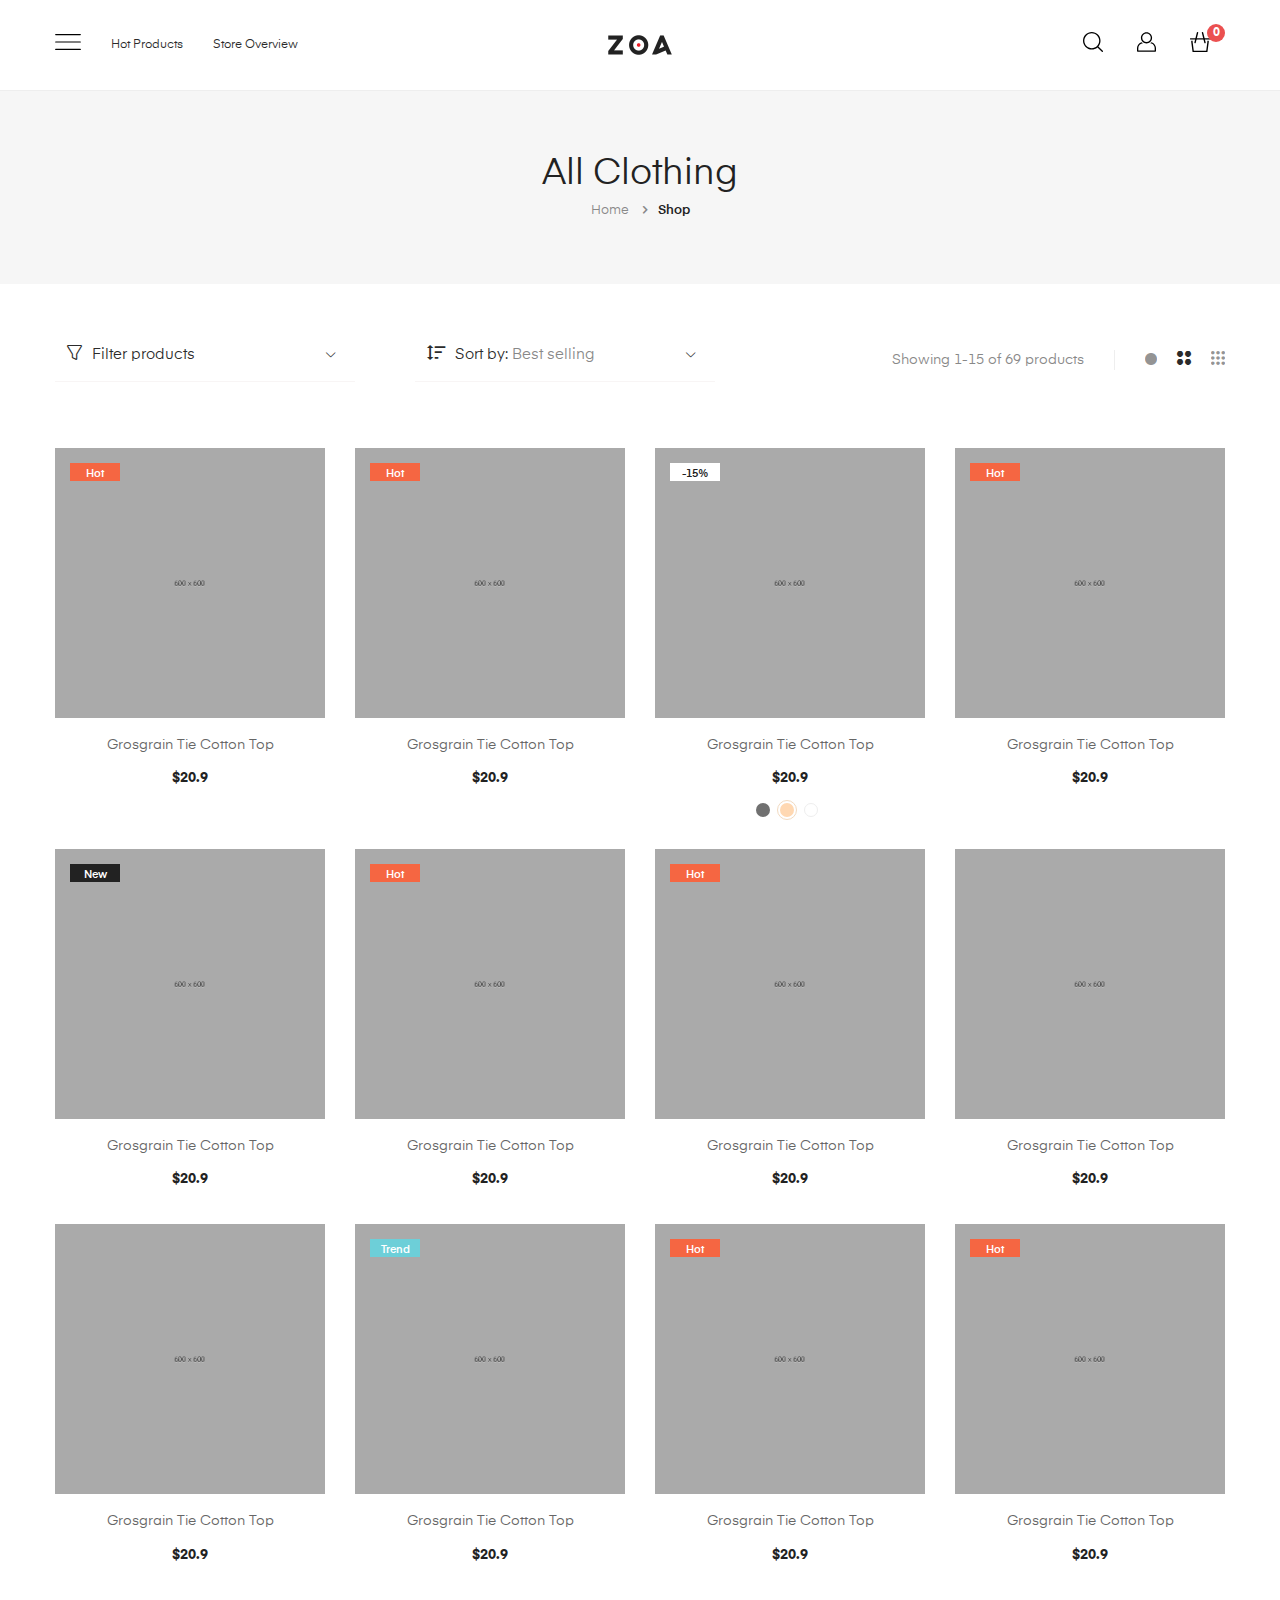
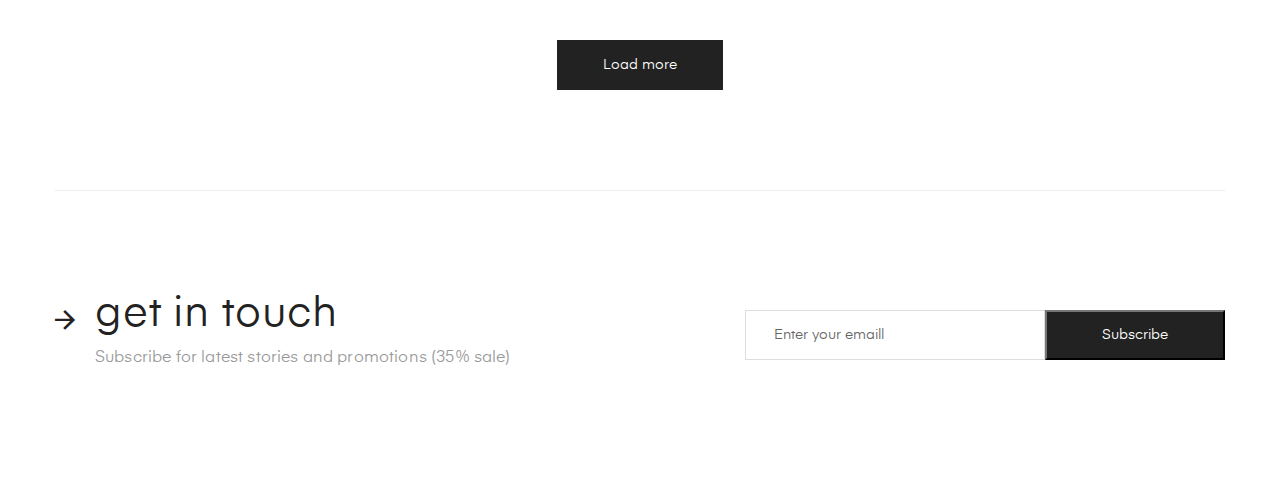
<file: hot-products.html>
<!DOCTYPE html>
<html lang="en">

<head>
    <meta charset="utf-8">
    <meta http-equiv="X-UA-Compatible" content="IE=edge">
    <meta name="viewport" content="width=device-width, initial-scale=1, maximum-scale=1" />
    <title>Zoa - Minimalist HTML Template</title>
    <link rel="shortcut icon" href="img/favicon.png" type="image/png">
    <link rel="stylesheet" href="css/owl.carousel.min.css">
    <link rel="stylesheet" href="css/slick.css">
    <link rel="stylesheet" href="css/slick-theme.css">
    <link rel="stylesheet" href="css/owl.theme.default.min.css">
    <link rel="stylesheet" type="text/css" href="css/styles.css">
</head>

<body>
   <!-- push menu-->
   <div class="pushmenu menu-home5">
    <div class="menu-push">
        <span class="close-left js-close"><i class="ion-ios-close-empty f-40"></i></span>
        <div class="clearfix"></div>
        <form role="search" method="get" id="searchform" class="searchform" action="/search">
            <div>
                <label class="screen-reader-text" for="q"></label>
                <input type="text" placeholder="Search for products" value="" name="q" id="q" autocomplete="off">
                <input type="hidden" name="type" value="product">
                <button type="submit" id="searchsubmit"><i class="ion-ios-search-strong"></i></button>
            </div>
        </form>
        <ul class="nav-home5 js-menubar">
            <li class="level1 active dropdown">
                <a href="index.html">Home</a>
                
        
            <li class="level1 active dropdown"><a href="./all-products.html">Products</a>
                <ul class="level1">
                    <li class="level2">
                        <a href="./all-products.html">Shop</a>
                        <ul class="menu-level-2">
                            <li class="level3"><a href="./hoodie.html" title="">Hoodie</a></li>
                            <li class="level3"><a href="./t-shirt.html" title="">T-shirt</a></li>
                            <li class="level3"><a href="./shoes.html" title="">Shoes</a></li>
                        </ul>
                    </li>
                    <li class="level2">
                        <a href="#">Shopping</a>
                        <ul class="menu-level-2">
                            <li class="level3"><a href="./all-products.html" title="">Shop</a></li>
                            <li class="level3"><a href="./cart.html" title="">Cart</a></li>
                        
                            <li class="level3"><a href="./check-out.html" title="">Checkout</a></li>
                            <li class="level3"><a href="./my-account.html" title="">My Account</a></li>
                        </ul>
                    </li>
                </ul>
            </li>
            <li class="level1"><a href="#">Menu</a></li>
            <li class="level1">
                <a href="#">Pages</a>
                <ul class="menu-level1">
                    <li class="level2"><a href="#" title="About Us">About Us </a></li>
                    <li class="level2"><a href="./contact.html" title="Contact">Contact</a></li>
                    <li class="level2"><a href="./faqs.html" title="FAQs">FAQs</a></li>
                </ul>
            </li>
        </ul>
        <ul class="mobile-account">
            <li><a href="#"><i class="fa fa-unlock-alt"></i>Login</a></li>
            <li><a href="#"><i class="fa fa-user-plus"></i>Register</a></li>
            <li><a href="#"><i class="fa fa-heart"></i>Wishlist</a></li>
        </ul>
        <h4 class="mb-title">connect and follow</h4>
        <div class="mobile-social mg-bottom-30">
            <a href=""><i class="fa fa-facebook"></i></a>
            <a href=""><i class="fa fa-twitter"></i></a>
            <a href=""><i class="fa fa-google-plus"></i></a>
        </div>
    </div>
    </div>
    <!-- end push menu-->
    <!-- Push cart -->
    <div class="pushmenu pushmenu-left cart-box-container">
        <div class="cart-list">
            <div class="cart-list-heading">
                <h3 class="cart-title">My cart</h3>
                <span class="close-left js-close"><i class="ion-ios-close-empty"></i></span>
            </div>
            <div class="cart-inside">
                <ul class="list">
                    <li class="item-cart">
                        <div class="product-img-wrap">
                            <a href="#" title="Product"><img src="img/product/cart_product_1.jpg" alt="Product" class="img-responsive"></a>
                        </div>
                        <div class="product-details">
                            <div class="inner-left">
                                <div class="product-name"><a href="#">Grosgrain tie cotton top</a></div>
                                <div class="product-price"><span>$20.9</span></div>
                                <div class="cart-qtt">
                                    <button type="button" class="quantity-left-minus btn btn-number js-minus" data-type="minus" data-field="">
                                        <span class="minus-icon"><i class="ion-ios-minus-empty"></i></span>
                                    </button>
                                    <input type="text" name="number" value="1" class="product_quantity_number js-number">
                                    <button type="button" class="quantity-right-plus btn btn-number js-plus" data-type="plus" data-field="">
                                        <span class="plus-icon"><i class="ion-ios-plus-empty"></i></span>
                                    </button>
                                </div>
                            </div>
                        </div>
                    </li>
                    <li class="item-cart">
                        <div class="product-img-wrap">
                            <a href="#" title="Product"><img src="img/product/cart_product_2.jpg" alt="Product" class="img-responsive"></a>
                        </div>
                        <div class="product-details">
                            <div class="inner-left">
                                <div class="product-name"><a href="#">Grosgrain tie cotton top</a></div>
                                <div class="product-price"><span>$20.9</span></div>
                                <div class="cart-qtt">
                                    <button type="button" class="quantity-left-minus btn btn-number js-minus" data-type="minus" data-field="">
                                        <span class="minus-icon"><i class="ion-ios-minus-empty"></i></span>
                                    </button>
                                    <input type="text" name="number" value="1" class="product_quantity_number js-number">
                                    <button type="button" class="quantity-right-plus btn btn-number js-plus" data-type="plus" data-field="">
                                        <span class="plus-icon"><i class="ion-ios-plus-empty"></i></span>
                                    </button>
                                </div>
                            </div>
                        </div>
                    </li>
                </ul>
                <div class="cart-bottom">
                    <div class="cart-form">
                        <div class="cart-note-form">
                            <label for="CartSpecialInstructions" class="cart-note cart-note_text_label small--text-center">Special Offer:</label>
                            <textarea rows="6" name="note" id="CartSpecialInstructions" class="cart-note__input form-control note--input"></textarea>
                        </div>
                    </div>
                    <div class="cart-button mg-top-30">
                        <a class="zoa-btn checkout" href="#" title="">Check out</a>
                    </div>
                </div>
            </div>
            <!-- End cart bottom -->
        </div>
    </div>
    <!-- End pushcart -->
    <!-- Search form -->
    <div class="search-form-wrapper header-search-form">
        <div class="container">
            <div class="search-results-wrapper">
                <div class="btn-search-close">
                    <i class="ion-ios-close-empty"></i>
                </div>
            </div>
            <ul class="zoa-category text-center">
                <li><a href="">All Categories</a></li>
                <li><a href="">Woman</a></li>
                <li><a href="">Man</a></li>
                <li><a href="">Accessories</a></li>
                <li><a href="">Kid</a></li>
                <li><a href="">Others</a></li>
            </ul>
            <form method="get" action="/search" role="search" class="search-form  has-categories-select">
                <input name="q" class="search-input" type="text" value="" placeholder="Enter your keywords..." autocomplete="off">
                <input type="hidden" name="post_type" value="product">
                <button type="submit" id="search-btn"><i class="ion-ios-search-strong"></i></button>
            </form>
        </div>
    </div>
    <!-- End search form -->
    <!-- Account -->
    <div class="account-form-wrapper">
        <div class="container">
            <div class="search-results-wrapper">
                <div class="btn-search-close">
                    <i class="ion-ios-close-empty black"></i>
                </div>
            </div>
            <div class="account-wrapper">
                <ul class="account-tab text-center">
                    <li class="active"><a data-toggle="tab" href="#login">Login</a></li>
                    <li><a data-toggle="tab" href="#register">Register</a></li>
                </ul>
                <div class="tab-content">
                    <div id="login" class="tab-pane fade in active">
                        <div class="row">
                            <div class="col-md-4">
                                <form method="post" class="form-customer form-login">
                                    <div class="form-group">
                                        <label for="exampleInputEmail1">E-mail *</label>
                                        <input type="email" class="form-control form-account" id="exampleInputEmail1">
                                    </div>
                                    <div class="form-group">
                                        <label for="zoaname">Name</label>
                                        <input type="text" class="form-control form-account" id="zoaname">
                                    </div>
                                    <div class="form-group">
                                        <label for="exampleInputPassword1">Password *</label>
                                        <input type="password" class="form-control form-account" id="exampleInputPassword1">
                                    </div>
                                    <div class="btn-button-group mg-top-30 mg-bottom-15">
                                        <button type="submit" class="zoa-btn btn-login hover-white">Sign Up</button>
                                    </div>
                                </form>
                                <div class="social-group-button">
                                    <a href="" class="twitter button">
                                        <div class="slide">
                                            <p>
                                                Connect with Twitter
                                            </p>
                                        </div>
                                        <div class="icon">
                                            <i class="fa fa-twitter">
                                    </i>
                                        </div>
                                    </a>
                                    <a href="" class="facebook button">
                                        <div class="slide">
                                            <p>
                                                Connect with Facebook
                                            </p>
                                        </div>
                                        <div class="icon">
                                            <i class="fa fa-facebook">
                                    </i>
                                        </div>
                                    </a>
                                </div>
                                <span class="text-note">Already have an account? <a href="">Sign In!</a></span>
                            </div>
                            <div class="col-md-4">
                                <form method="post" class="form-customer form-register">
                                    <div class="form-group">
                                        <label for="exampleInputEmail2">E-mail</label>
                                        <input type="email" class="form-control form-account" id="exampleInputEmail2">
                                    </div>
                                    <div class="form-group">
                                        <label for="exampleInputPassword3">Password</label>
                                        <input type="password" class="form-control form-account" id="exampleInputPassword3">
                                    </div>
                                    <div class="flex justify-content-between mg-30">
                                        <div class="checkbox">
                                            <input data-val="true" data-val-required="The Remember me? field is required." id="RememberMe" name="RememberMe" type="checkbox" value="true" />
                                            <input name="RememberMe" type="hidden" value="false" />
                                            <label for="RememberMe">Remember me</label>
                                        </div>
                                        <a href="" class="text-note no-mg">Forgot Password?</a>
                                    </div>
                                    <div class="btn-button-group mg-top-30 mg-bottom-15">
                                        <button type="submit" class="zoa-btn btn-login hover-white">Sign In</button>
                                    </div>
                                </form>
                                <div class="social-group-button">
                                    <a href="" class="twitter button">
                                        <div class="slide">
                                            <p>
                                                Connect with Twitter
                                            </p>
                                        </div>
                                        <div class="icon">
                                            <i class="fa fa-twitter">
                                    </i>
                                        </div>
                                    </a>
                                    <a href="" class="facebook button">
                                        <div class="slide">
                                            <p>
                                                Connect with Facebook
                                            </p>
                                        </div>
                                        <div class="icon">
                                            <i class="fa fa-facebook">
                                    </i>
                                        </div>
                                    </a>
                                </div>
                                <span class="text-note">Don’t have an account? <a href="">Register!</a></span>
                            </div>
                            <div class="col-md-4">
                                <form method="post" class="form-customer form-reset">
                                    <div class="form-group">
                                        <label for="exampleInputEmail5">E-mail *</label>
                                        <input type="email" class="form-control form-account" id="exampleInputEmail5">
                                    </div>
                                    <div class="btn-button-group mg-top-30 mg-bottom-15">
                                        <button type="submit" class="zoa-btn btn-login hover-white">Reset Password</button>
                                    </div>
                                </form>
                            </div>
                        </div>
                    </div>
                    <div id="register" class="tab-pane fade">
                        <div class="row">
                            <div class="col-md-4">
                                <form method="post" class="form-customer form-login">
                                    <div class="form-group">
                                        <label for="exampleInputEmail7">E-mail *</label>
                                        <input type="email" class="form-control form-account" id="exampleInputEmail7">
                                    </div>
                                    <div class="form-group">
                                        <label for="zoaname2">Name</label>
                                        <input type="text" class="form-control form-account" id="zoaname2">
                                    </div>
                                    <div class="form-group">
                                        <label for="exampleInputPassword2">Password *</label>
                                        <input type="password" class="form-control form-account" id="exampleInputPassword2">
                                    </div>
                                    <div class="btn-button-group mg-top-30 mg-bottom-15">
                                        <button type="submit" class="zoa-btn btn-login hover-white">Sign Up</button>
                                    </div>
                                </form>
                                <div class="social-group-button">
                                    <a href="" class="twitter button">
                                        <div class="slide">
                                            <p>
                                                Connect with Twitter
                                            </p>
                                        </div>
                                        <div class="icon">
                                            <i class="fa fa-twitter">
                                    </i>
                                        </div>
                                    </a>
                                    <a href="" class="facebook button">
                                        <div class="slide">
                                            <p>
                                                Connect with Facebook
                                            </p>
                                        </div>
                                        <div class="icon">
                                            <i class="fa fa-facebook">
                                    </i>
                                        </div>
                                    </a>
                                </div>
                                <span class="text-note">Already have an account? <a href="">Sign In!</a></span>
                            </div>
                            <div class="col-md-4">
                                <form method="post" class="form-customer form-register">
                                    <div class="form-group">
                                        <label for="exampleInputEmail6">E-mail</label>
                                        <input type="email" class="form-control form-account" id="exampleInputEmail6">
                                    </div>
                                    <div class="form-group">
                                        <label for="exampleInputPassword4">Password</label>
                                        <input type="password" class="form-control form-account" id="exampleInputPassword4">
                                    </div>
                                    <div class="flex justify-content-between mg-30">
                                        <div class="checkbox">
                                            <input data-val="true" data-val-required="The Remember me? field is required." id="RememberMe2" name="RememberMe" type="checkbox" value="true" />
                                            <input name="RememberMe" type="hidden" value="false" />
                                            <label for="RememberMe2">Remember me</label>
                                        </div>
                                        <a href="" class="text-note no-mg">Forgot Password?</a>
                                    </div>
                                    <div class="btn-button-group mg-top-30 mg-bottom-15">
                                        <button type="submit" class="zoa-btn btn-login hover-white">Sign In</button>
                                    </div>
                                </form>
                                <div class="social-group-button">
                                    <a href="" class="twitter button">
                                        <div class="slide">
                                            <p>
                                                Connect with Twitter
                                            </p>
                                        </div>
                                        <div class="icon">
                                            <i class="fa fa-twitter">
                                    </i>
                                        </div>
                                    </a>
                                    <a href="" class="facebook button">
                                        <div class="slide">
                                            <p>
                                                Connect with Facebook
                                            </p>
                                        </div>
                                        <div class="icon">
                                            <i class="fa fa-facebook">
                                    </i>
                                        </div>
                                    </a>
                                </div>
                                <span class="text-note">Don’t have an account? <a href="">Register!</a></span>
                            </div>
                            <div class="col-md-4">
                                <form method="post" class="form-customer form-reset">
                                    <div class="form-group">
                                        <label for="exampleInputEmail4">E-mail *</label>
                                        <input type="email" class="form-control form-account" id="exampleInputEmail4">
                                    </div>
                                    <div class="btn-button-group mg-top-30 mg-bottom-15">
                                        <button type="submit" class="zoa-btn btn-login hover-white">Reset Password</button>
                                    </div>
                                </form>
                            </div>
                        </div>
                    </div>
                </div>
            </div>
        </div>
        <!-- End Account -->
    </div>
    <div class="wrappage">
       <!--header -->
       <header id="header" class="header-v1">
        <div class="header-center">
            <div class="container container-content">
                <div class="row flex align-items-center justify-content-between">
                    <div class="col-md-4 col">
                        <div class="topbar-right">
                            <div class="element">
                                <a href="#" class="icon-pushmenu js-push-menu">
                                    <svg width="26" height="16" version="1.1" id="Layer_1" xmlns="http://www.w3.org/2000/svg" xmlns:xlink="http://www.w3.org/1999/xlink" x="0px" y="0px" viewBox="0 0 66 41" style="enable-background:new 0 0 66 41;" xml:space="preserve">
                                        <style type="text/css">
                                        .st0 {
                                            fill: none;
                                            stroke: #000000;
                                            stroke-width: 3;
                                            stroke-linecap: round;
                                            stroke-miterlimit: 10;
                                        }
                                        </style>
                                        <g>
                                            <line class="st0" x1="1.5" y1="1.5" x2="64.5" y2="1.5" />
                                            <line class="st0" x1="1.5" y1="20.5" x2="64.5" y2="20.5" />
                                            <line class="st0" x1="1.5" y1="39.5" x2="64.5" y2="39.5" />
                                        </g>
                                    </svg>
                                </a>
                            </div>
                            <div class="element element-currency hidden-xs hidden-sm">
                                <a href="./hot-products.html" id="label3" class="dropdown-toggle" >
                            
                                <span>Hot Products</span>

                                </a>
                                
                                
                            </div>
                            <div class="element element-leaguage hidden-xs hidden-sm">
                                <a href="./store-overview.html" id="label2" class="dropdown-toggle" >
                                
                                <span>Store Overview</span>

                                </a>
                            
                            </div>
                        </div>
                    </div>
                    <div class="col-md-4 col flex justify-content-center">
                        <a href="#"><img src="img/logo.png" alt="" class="img-reponsive"></a>
                    </div>
                    <div class="col-md-4 col flex justify-content-end">
                        <div class="topbar-left">
                            <div class="element element-search hidden-xs hidden-sm">
                                <a href="#" class="zoa-icon search-toggle">
                                    <svg width="20" height="20" version="1.1" id="Layer_2" xmlns="http://www.w3.org/2000/svg" xmlns:xlink="http://www.w3.org/1999/xlink" x="0px" y="0px" viewBox="0 0 90 90" style="enable-background:new 0 0 90 90;" xml:space="preserve">
                                        <g>
                                            <path d="M0,39.4C0,50,4.1,59.9,11.6,67.3c7.4,7.5,17.3,11.6,27.8,11.6c9.5,0,18.5-3.4,25.7-9.5l19.8,19.7c1.2,1.2,3.1,1.2,4.2,0
c0.6-0.6,0.9-1.3,0.9-2.1s-0.3-1.5-0.9-2.1L69.3,65.1c6.2-7.1,9.5-16.2,9.5-25.7c0-10.5-4.1-20.4-11.6-27.9C59.9,4.1,50,0,39.4,0
C28.8,0,19,4.1,11.6,11.6S0,28.9,0,39.4z M63.1,15.8c6.3,6.3,9.8,14.7,9.8,23.6S69.4,56.7,63.1,63s-14.7,9.8-23.6,9.8
S22.2,69.3,15.9,63C9.5,56.8,6,48.4,6,39.4s3.5-17.3,9.8-23.6S30.5,6,39.4,6S56.8,9.5,63.1,15.8z" />
                                        </g>
                                    </svg>
                                </a>
                            </div>
                            <div class="element element-user hidden-xs hidden-sm">
                                <a href="#" class="zoa-icon js-user">
                                    <svg width="19" height="20" version="1.1" id="Layer_3" xmlns="http://www.w3.org/2000/svg" xmlns:xlink="http://www.w3.org/1999/xlink" x="0px" y="0px" viewBox="0 0 100 102.8" style="enable-background:new 0 0 100 102.8;" xml:space="preserve">
                                        <g>
                                            <path d="M75.7,52.4c-2.1,2.3-4.4,4.3-7,6C82.2,58.8,93,69.9,93,83.5v12.3H7V83.5c0-13.6,10.8-24.7,24.3-25.1c-2.6-1.7-5-3.7-7-6
C10.3,55.9,0,68.5,0,83.5v15.8c0,1.9,1.6,3.5,3.5,3.5h93c1.9,0,3.5-1.6,3.5-3.5V83.5C100,68.5,89.7,55.9,75.7,52.4z" />
                                            <g>
                                                <path d="M50,58.9c-16.2,0-29.5-13.2-29.5-29.5S33.8,0,50,0s29.5,13.2,29.5,29.5S66.2,58.9,50,58.9z M50,7
    C37.6,7,27.5,17.1,27.5,29.5S37.6,51.9,50,51.9s22.5-10.1,22.5-22.5S62.4,7,50,7z" />
                                            </g>
                                        </g>
                                    </svg>
                                </a>
                            </div>
                            <div class="element element-cart">
                                <a href="#" class="zoa-icon icon-cart">
                                    <svg width="20" height="20" version="1.1" id="Layer_4" xmlns="http://www.w3.org/2000/svg" xmlns:xlink="http://www.w3.org/1999/xlink" x="0px" y="0px" viewBox="0 0 55.4 55.4" style="enable-background:new 0 0 55.4 55.4;" xml:space="preserve">
                                        <g>
                                            <rect x="0.2" y="17.4" width="55" height="3.4" />
                                        </g>
                                        <g>
                                            <polygon points="7.1,55.4 3.4,27.8 3.4,24.1 7.3,24.1 7.3,27.6 10.5,51.6 44.9,51.6 48.1,27.6 48.1,24.1 52,24.1 52,27.9 
48.3,55.4   " />
                                        </g>
                                        <g>
                                            <path d="M14,31.4c-0.1,0-0.3,0-0.5-0.1c-1-0.2-1.6-1.3-1.4-2.3L19,1.5C19.2,0.6,20,0,20.9,0c0.1,0,0.3,0,0.4,0
c0.5,0.1,0.9,0.4,1.2,0.9c0.3,0.4,0.4,1,0.3,1.5l-6.9,27.5C15.6,30.8,14.8,31.4,14,31.4z" />
                                        </g>
                                        <g>
                                            <path d="M41.5,31.4c-0.9,0-1.7-0.6-1.9-1.5L32.7,2.4c-0.1-0.5,0-1.1,0.3-1.5s0.7-0.7,1.2-0.8c0.1,0,0.3,0,0.4,0
c0.9,0,1.7,0.6,1.9,1.5L43.4,29c0.1,0.5,0,1-0.2,1.5c-0.3,0.5-0.7,0.8-1.1,0.9c-0.2,0-0.3,0-0.4,0.1C41.6,31.4,41.6,31.4,41.5,31.4
z" />
                                        </g>
                                    </svg>
                                    <span class="count cart-count">0</span>
                                </a>
                            </div>
                        </div>
                    </div>
                </div>
            </div>
        </div>
        </header>
    <!-- /header -->
        <!-- Content -->
        <div class="shop-heading text-center">
            <h1>All Clothing</h1>
            <ul class="breadcrumb">
                <li><a href="#">Home</a></li>
                <li class="active">Shop</li>
            </ul>
        </div>
        <div class="container container-content">
            <div class="filter-collection-left hidden-lg hidden-md">
                <a class="btn"><i class="zoa-icon-filter"></i> Filter</a>
            </div>
            <div class="col-xs-12 hidden-md hidden-lg col-left collection-sidebar" id="filter-sidebar">
                <div class="close-sidebar-collection hidden-lg hidden-md">
                    <span>Filter</span><i class="icon_close ion-close"></i>
                </div>
                <div class="widget-filter filter-cate no-pd-top">
                    <h3>Categories</h3>
                    <ul>
                        <li><a class="active" href="">Mens</a></li>
                        <li><a href="">Womens</a></li>
                        <li><a href="">Kids</a></li>
                        <li><a href="">Accessories</a></li>
                        <li><a href="">Others</a></li>
                    </ul>
                </div>
                <div class="widget-filter filter-cate filter-color">
                    <h3>Filter by colors</h3>
                    <ul>
                        <li><a class="active" href="">Black</a></li>
                        <li><a href="">White</a></li>
                        <li><a href="">Grey</a></li>
                    </ul>
                </div>
                <div class="widget-filter filter-cate filter-size">
                    <h3>Filter by sizes</h3>
                    <ul>
                        <li><a class="" href="">S</a></li>
                        <li><a href="">M</a></li>
                        <li><a href="">L</a></li>
                        <li><a href="">XL</a></li>
                        <li><a href="">XS</a></li>
                    </ul>
                </div>
                <div class="widget-filter filter-cate filter-size">
                    <h3>Filter by price</h3>
                    <ul>
                        <li><a class="" href="">0 - $29</a></li>
                        <li><a href="">$30 - $59</a></li>
                        <li><a href="">$60 - $89 </a></li>
                    </ul>
                </div>
                <div class="widget-filter filter-cate filter-size">
                    <h3>Filter by brand</h3>
                    <ul>
                        <li><a class="" href="">Adidas</a></li>
                        <li><a href="">Nike</a></li>
                        <li><a href="">Bitis </a></li>
                    </ul>
                </div>
                <a class="zoa-btn btn-filter">
                        Filter
                    </a>
            </div>
            <div class="shop-top">
                <div class="shop-element left">
                    <ul class="js-filter">
                        <li class="filter filter-static hidden-xs hidden-sm">
                            <a href=""><i class="zoa-icon-filter"></i>Filter products</a>
                            <div class="dropdown-menu fullw">
                                <div class="col-md-15 col-lg-15 widget-filter filter-cate">
                                    <h3>Categories</h3>
                                    <ul>
                                        <li><a class="active" href="">Mens</a></li>
                                        <li><a href="">Womens</a></li>
                                        <li><a href="">Kids</a></li>
                                        <li><a href="">Accessories</a></li>
                                        <li><a href="">Others</a></li>
                                    </ul>
                                </div>
                                <div class="col-md-15 col-lg-15 widget-filter filter-cate filter-color">
                                    <h3>Filter by colors</h3>
                                    <ul>
                                        <li><a class="active" href="">Black</a></li>
                                        <li><a href="">White</a></li>
                                        <li><a href="">Grey</a></li>
                                    </ul>
                                </div>
                                <div class="col-md-15 col-lg-15 widget-filter filter-cate filter-size">
                                    <h3>Filter by sizes</h3>
                                    <ul>
                                        <li><a class="" href="">S</a></li>
                                        <li><a href="">M</a></li>
                                        <li><a href="">L</a></li>
                                        <li><a href="">XL</a></li>
                                        <li><a href="">XS</a></li>
                                    </ul>
                                </div>
                                <div class="col-md-15 col-lg-15 widget-filter filter-cate filter-size">
                                    <h3>Filter by price</h3>
                                    <ul>
                                        <li><a class="" href="">0 - $29</a></li>
                                        <li><a href="">$30 - $59</a></li>
                                        <li><a href="">$60 - $89 </a></li>
                                    </ul>
                                </div>
                                <div class="col-md-15 col-lg-15 widget-filter filter-cate filter-size">
                                    <h3>Filter by brand</h3>
                                    <ul>
                                        <li><a class="" href="">Adidas</a></li>
                                        <li><a href="">Nike</a></li>
                                        <li><a href="">Bitis </a></li>
                                    </ul>
                                </div>
                            </div>
                        </li>
                        <li class="filter">
                            <a onClick="return false;" href=""><i class="zoa-icon-sort"></i>Sort by:  <span>Best selling</span></a>
                            <ul class="dropdown-menu">
                                <li><a href="manual">Featured</a></li>
                                <li><a href="best-selling">Best Selling</a></li>
                                <li><a href="title-ascending">Alphabetically, A-Z</a></li>
                                <li><a href="title-descending">Alphabetically, A-Z</a></li>
                                <li><a href="price-descending">Price, high to low</a></li>
                                <li><a href="price-ascending">Price, low to high</a></li>
                                <li><a href="created-ascending">Date, old to new</a></li>
                                <li><a href="created-descending">Date, new to old</a></li>
                            </ul>
                        </li>
                    </ul>
                </div>
                <div class="shop-element right">
                    <span>Showing 1-15 of 69 products</span>
                    <div class="view-mode view-group">
                        <a class="list-icon list"><i class="fa fa-circle" aria-hidden="true"></i></a>
                        <a class="grid-icon col active"><i class="zoa-icon-view-2"></i></a>
                        <a class="grid-icon col2"><i class="zoa-icon-view-3"></i></a>
                    </div>
                </div>
            </div>
            <div class="product-collection-grid product-grid bd-bottom">
                <div class="row engoc-row-equal">
                    <div class="col-xs-6 col-sm-4 col-md-3 col-lg-3 product-item">
                        <div class="product-img">
                            <a href=""><img src="img/product/product_1.jpg" alt="" class="img-responsive"></a>
                            <div class="ribbon zoa-hot"><span>Hot</span></div>
                            <div class="product-button-group">
                                <a href="#" class="zoa-btn zoa-quickview">
                                    <span class="zoa-icon-quick-view"></span>
                                </a>
                                <a href="#" class="zoa-btn zoa-wishlist">
                                    <span class="zoa-icon-heart"></span>
                                </a>
                                <a href="#" class="zoa-btn zoa-addcart">
                                    <span class="zoa-icon-cart"></span>
                                </a>
                            </div>
                        </div>
                        <div class="product-info text-center">
                            <h3 class="product-title">
                                <a href="">Grosgrain tie cotton top</a>
                            </h3>
                            <div class="product-price">
                                <span>$20.9</span>
                            </div>
                        </div>
                    </div>
                    <div class="col-xs-6 col-sm-4 col-md-3 col-lg-3 product-item">
                        <div class="product-img">
                            <a href=""><img src="img/product/product_2.jpg" alt="" class="img-responsive"></a>
                            <div class="ribbon zoa-hot"><span>Hot</span></div>
                            <div class="product-button-group">
                                <a href="#" class="zoa-btn zoa-quickview">
                                    <span class="zoa-icon-quick-view"></span>
                                </a>
                                <a href="#" class="zoa-btn zoa-wishlist">
                                    <span class="zoa-icon-heart"></span>
                                </a>
                                <a href="#" class="zoa-btn zoa-addcart">
                                    <span class="zoa-icon-cart"></span>
                                </a>
                            </div>
                        </div>
                        <div class="product-info text-center">
                            <h3 class="product-title">
                                <a href="">Grosgrain tie cotton top</a>
                            </h3>
                            <div class="product-price">
                                <span>$20.9</span>
                            </div>
                        </div>
                    </div>
                    <div class="col-xs-6 col-sm-4 col-md-3 col-lg-3 product-item">
                        <div class="product-img">
                            <a href=""><img src="img/product/product_3.jpg" alt="" class="img-responsive"></a>
                            <div class="ribbon zoa-sale"><span>-15%</span></div>
                            <div class="product-button-group">
                                <a href="#" class="zoa-btn zoa-quickview">
                                    <span class="zoa-icon-quick-view"></span>
                                </a>
                                <a href="#" class="zoa-btn zoa-wishlist">
                                    <span class="zoa-icon-heart"></span>
                                </a>
                                <a href="#" class="zoa-btn zoa-addcart">
                                    <span class="zoa-icon-cart"></span>
                                </a>
                            </div>
                        </div>
                        <div class="product-info text-center">
                            <h3 class="product-title">
                                <a href="">Grosgrain tie cotton top</a>
                            </h3>
                            <div class="product-price">
                                <span>$20.9</span>
                            </div>
                            <div class="color-group">
                                <a href="#" class="circle gray"></a>
                                <a href="#" class="circle yellow active"></a>
                                <a href="#" class="circle white"></a>
                            </div>
                        </div>
                    </div>
                    <div class="col-xs-6 col-sm-4 col-md-3 col-lg-3 product-item">
                        <div class="product-img">
                            <a href=""><img src="img/product/product_4.jpg" alt="" class="img-responsive"></a>
                            <div class="ribbon zoa-hot"><span>Hot</span></div>
                            <div class="product-button-group">
                                <a href="#" class="zoa-btn zoa-quickview">
                                    <span class="zoa-icon-quick-view"></span>
                                </a>
                                <a href="#" class="zoa-btn zoa-wishlist">
                                    <span class="zoa-icon-heart"></span>
                                </a>
                                <a href="#" class="zoa-btn zoa-addcart">
                                    <span class="zoa-icon-cart"></span>
                                </a>
                            </div>
                        </div>
                        <div class="product-info text-center">
                            <h3 class="product-title">
                                <a href="">Grosgrain tie cotton top</a>
                            </h3>
                            <div class="product-price">
                                <span>$20.9</span>
                            </div>
                        </div>
                    </div>
                    <div class="col-xs-6 col-sm-4 col-md-3 col-lg-3 product-item">
                        <div class="product-img">
                            <a href=""><img src="img/product/product_5.jpg" alt="" class="img-responsive"></a>
                            <div class="ribbon zoa-new"><span>New</span></div>
                            <div class="product-button-group">
                                <a href="#" class="zoa-btn zoa-quickview">
                                    <span class="zoa-icon-quick-view"></span>
                                </a>
                                <a href="#" class="zoa-btn zoa-wishlist">
                                    <span class="zoa-icon-heart"></span>
                                </a>
                                <a href="#" class="zoa-btn zoa-addcart">
                                    <span class="zoa-icon-cart"></span>
                                </a>
                            </div>
                        </div>
                        <div class="product-info text-center">
                            <h3 class="product-title">
                                <a href="">Grosgrain tie cotton top</a>
                            </h3>
                            <div class="product-price">
                                <span>$20.9</span>
                            </div>
                        </div>
                    </div>
                    <div class="col-xs-6 col-sm-4 col-md-3 col-lg-3 product-item">
                        <div class="product-img">
                            <a href=""><img src="img/product/product_6.jpg" alt="" class="img-responsive"></a>
                            <div class="ribbon zoa-hot"><span>Hot</span></div>
                            <div class="product-button-group">
                                <a href="#" class="zoa-btn zoa-quickview">
                                    <span class="zoa-icon-quick-view"></span>
                                </a>
                                <a href="#" class="zoa-btn zoa-wishlist">
                                    <span class="zoa-icon-heart"></span>
                                </a>
                                <a href="#" class="zoa-btn zoa-addcart">
                                    <span class="zoa-icon-cart"></span>
                                </a>
                            </div>
                        </div>
                        <div class="product-info text-center">
                            <h3 class="product-title">
                                <a href="">Grosgrain tie cotton top</a>
                            </h3>
                            <div class="product-price">
                                <span>$20.9</span>
                            </div>
                        </div>
                    </div>
                    <div class="col-xs-6 col-sm-4 col-md-3 col-lg-3 product-item">
                        <div class="product-img">
                            <a href=""><img src="img/product/product_7.jpg" alt="" class="img-responsive"></a>
                            <div class="ribbon zoa-hot"><span>Hot</span></div>
                            <div class="product-button-group">
                                <a href="#" class="zoa-btn zoa-quickview">
                                    <span class="zoa-icon-quick-view"></span>
                                </a>
                                <a href="#" class="zoa-btn zoa-wishlist">
                                    <span class="zoa-icon-heart"></span>
                                </a>
                                <a href="#" class="zoa-btn zoa-addcart">
                                    <span class="zoa-icon-cart"></span>
                                </a>
                            </div>
                        </div>
                        <div class="product-info text-center">
                            <h3 class="product-title">
                                <a href="">Grosgrain tie cotton top</a>
                            </h3>
                            <div class="product-price">
                                <span>$20.9</span>
                            </div>
                        </div>
                    </div>
                    <div class="col-xs-6 col-sm-4 col-md-3 col-lg-3 product-item">
                        <div class="product-img">
                            <a href=""><img src="img/product/product_8.jpg" alt="" class="img-responsive"></a>
                            <div class="product-button-group">
                                <a href="#" class="zoa-btn zoa-quickview">
                                    <span class="zoa-icon-quick-view"></span>
                                </a>
                                <a href="#" class="zoa-btn zoa-wishlist">
                                    <span class="zoa-icon-heart"></span>
                                </a>
                                <a href="#" class="zoa-btn zoa-addcart">
                                    <span class="zoa-icon-cart"></span>
                                </a>
                            </div>
                        </div>
                        <div class="product-info text-center">
                            <h3 class="product-title">
                                <a href="">Grosgrain tie cotton top</a>
                            </h3>
                            <div class="product-price">
                                <span>$20.9</span>
                            </div>
                        </div>
                    </div>
                    <div class="col-xs-6 col-sm-4 col-md-3 col-lg-3 product-item">
                        <div class="product-img">
                            <a href=""><img src="img/product/product_9.jpg" alt="" class="img-responsive"></a>
                            <div class="product-button-group">
                                <a href="#" class="zoa-btn zoa-quickview">
                                    <span class="zoa-icon-quick-view"></span>
                                </a>
                                <a href="#" class="zoa-btn zoa-wishlist">
                                    <span class="zoa-icon-heart"></span>
                                </a>
                                <a href="#" class="zoa-btn zoa-addcart">
                                    <span class="zoa-icon-cart"></span>
                                </a>
                            </div>
                        </div>
                        <div class="product-info text-center">
                            <h3 class="product-title">
                                <a href="">Grosgrain tie cotton top</a>
                            </h3>
                            <div class="product-price">
                                <span>$20.9</span>
                            </div>
                        </div>
                    </div>
                    <div class="col-xs-6 col-sm-4 col-md-3 col-lg-3 product-item">
                        <div class="product-img">
                            <a href=""><img src="img/product/product_10.jpg" alt="" class="img-responsive"></a>
                            <div class="ribbon zoa-trend"><span>Trend</span></div>
                            <div class="product-button-group">
                                <a href="#" class="zoa-btn zoa-quickview">
                                    <span class="zoa-icon-quick-view"></span>
                                </a>
                                <a href="#" class="zoa-btn zoa-wishlist">
                                    <span class="zoa-icon-heart"></span>
                                </a>
                                <a href="#" class="zoa-btn zoa-addcart">
                                    <span class="zoa-icon-cart"></span>
                                </a>
                            </div>
                        </div>
                        <div class="product-info text-center">
                            <h3 class="product-title">
                                <a href="">Grosgrain tie cotton top</a>
                            </h3>
                            <div class="product-price">
                                <span>$20.9</span>
                            </div>
                        </div>
                    </div>
                    <div class="col-xs-6 col-sm-4 col-md-3 col-lg-3 product-item">
                        <div class="product-img">
                            <a href=""><img src="img/product/product_11.jpg" alt="" class="img-responsive"></a>
                            <div class="ribbon zoa-hot"><span>Hot</span></div>
                            <div class="product-button-group">
                                <a href="#" class="zoa-btn zoa-quickview">
                                    <span class="zoa-icon-quick-view"></span>
                                </a>
                                <a href="#" class="zoa-btn zoa-wishlist">
                                    <span class="zoa-icon-heart"></span>
                                </a>
                                <a href="#" class="zoa-btn zoa-addcart">
                                    <span class="zoa-icon-cart"></span>
                                </a>
                            </div>
                        </div>
                        <div class="product-info text-center">
                            <h3 class="product-title">
                                <a href="">Grosgrain tie cotton top</a>
                            </h3>
                            <div class="product-price">
                                <span>$20.9</span>
                            </div>
                        </div>
                    </div>
                    <div class="col-xs-6 col-sm-4 col-md-3 col-lg-3 product-item">
                        <div class="product-img">
                            <a href=""><img src="img/product/product_12.jpg" alt="" class="img-responsive"></a>
                            <div class="ribbon zoa-hot"><span>Hot</span></div>
                            <div class="product-button-group">
                                <a href="#" class="zoa-btn zoa-quickview">
                                    <span class="zoa-icon-quick-view"></span>
                                </a>
                                <a href="#" class="zoa-btn zoa-wishlist">
                                    <span class="zoa-icon-heart"></span>
                                </a>
                                <a href="#" class="zoa-btn zoa-addcart">
                                    <span class="zoa-icon-cart"></span>
                                </a>
                            </div>
                        </div>
                        <div class="product-info text-center">
                            <h3 class="product-title">
                                <a href="">Grosgrain tie cotton top</a>
                            </h3>
                            <div class="product-price">
                                <span>$20.9</span>
                            </div>
                        </div>
                    </div>
                </div>
                <div class="text-center">
                    <a href="" class="zoa-btn btn-loadmore">Load more</a>
                </div>
            </div>
        </div>
        <div class="newsletter">
            <div class="container">
                <div class="row">
                    <div class="col-md-5 col-sm-6 col-xs-12">
                        <div class="newsletter-heading">
                            <h3>get in touch</h3>
                            <p>Subscribe for latest stories and promotions (35% sale)</p>
                        </div>
                    </div>
                    <div class="col-md-7 col-sm-6 col-xs-12 flex-end">
                        <form class="form_newsletter" action="#" method="post">
                            <input type="email" value="" placeholder="Enter your emaill" name="EMAIL" id="mail" class="newsletter-input form-control">
                            <button id="subscribe" class="button_mini zoa-btn" type="submit">
                                Subscribe
                            </button>
                        </form>
                    </div>
                </div>
            </div>
        </div>
        <!-- EndContent -->
    </div>
    <script src="js/jquery.js"></script>
    <script src="js/bootstrap.min.js"></script>
    <script src="js/owl.carousel.min.js"></script>
    <script src="js/slick.min.js"></script>
    <script src="js/countdown.js"></script>
    <script src="js/main.js"></script>
</body>

</html>
</file>
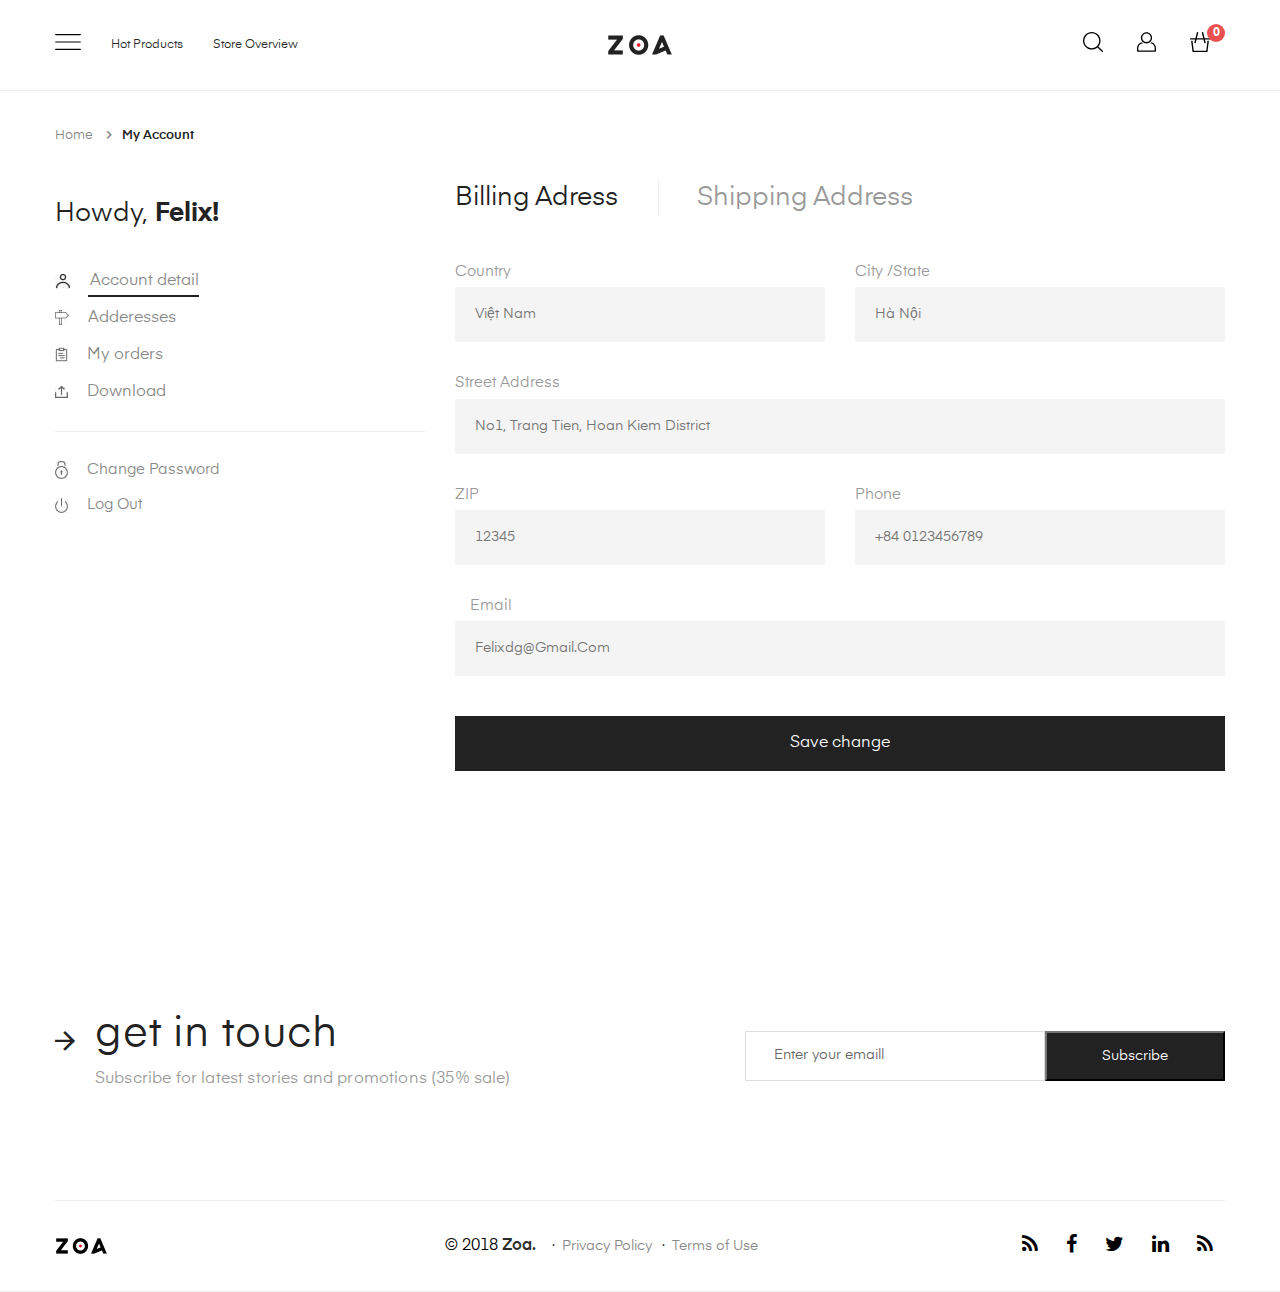
<file: my-account.html>
<!DOCTYPE html>
<html lang="en">

<head>
    <meta charset="utf-8">
    <meta http-equiv="X-UA-Compatible" content="IE=edge">
    <meta name="viewport" content="width=device-width, initial-scale=1, maximum-scale=1" />
    <title>Zoa - Minimalist HTML Template</title>
    <link rel="shortcut icon" href="img/favicon.png" type="image/png">
    <link rel="stylesheet" href="css/owl.carousel.min.css">
    <link rel="stylesheet" href="css/slick.css">
    <link rel="stylesheet" href="css/slick-theme.css">
    <link rel="stylesheet" href="css/owl.theme.default.min.css">
    <link rel="stylesheet" type="text/css" href="css/styles.css">
</head>

<body>
    <!-- push menu-->
    <div class="pushmenu menu-home5">
        <div class="menu-push">
            <span class="close-left js-close"><i class="ion-ios-close-empty f-40"></i></span>
            <div class="clearfix"></div>
            <form role="search" method="get" id="searchform" class="searchform" action="/search">
                <div>
                    <label class="screen-reader-text" for="q"></label>
                    <input type="text" placeholder="Search for products" value="" name="q" id="q" autocomplete="off">
                    <input type="hidden" name="type" value="product">
                    <button type="submit" id="searchsubmit"><i class="ion-ios-search-strong"></i></button>
                </div>
            </form>
            <ul class="nav-home5 js-menubar">
                <li class="level1 active dropdown">
                    <a href="index.html">Home</a>
                    
            
                <li class="level1 active dropdown"><a href="./all-products.html">Products</a>
                    <ul class="level1">
                        <li class="level2">
                            <a href="./all-products.html">Shop</a>
                            <ul class="menu-level-2">
                                <li class="level3"><a href="./hoodie.html" title="">Hoodie</a></li>
                                <li class="level3"><a href="./t-shirt.html" title="">T-shirt</a></li>
                                <li class="level3"><a href="./shoes.html" title="">Shoes</a></li>
                            </ul>
                        </li>
                        <li class="level2">
                            <a href="#">Shopping</a>
                            <ul class="menu-level-2">
                                <li class="level3"><a href="./all-products.html" title="">Shop</a></li>
                                <li class="level3"><a href="./cart.html" title="">Cart</a></li>
                            
                                <li class="level3"><a href="./check-out.html" title="">Checkout</a></li>
                                <li class="level3"><a href="./my-account.html" title="">My Account</a></li>
                            </ul>
                        </li>
                    </ul>
                </li>
                <li class="level1"><a href="#">Menu</a></li>
                <li class="level1">
                    <a href="#">Pages</a>
                    <ul class="menu-level1">
                        <li class="level2"><a href="#" title="About Us">About Us </a></li>
                        <li class="level2"><a href="./contact.html" title="Contact">Contact</a></li>
                        <li class="level2"><a href="./faqs.html" title="FAQs">FAQs</a></li>
                    </ul>
                </li>
            </ul>
            <ul class="mobile-account">
                <li><a href="#"><i class="fa fa-unlock-alt"></i>Login</a></li>
                <li><a href="#"><i class="fa fa-user-plus"></i>Register</a></li>
                <li><a href="#"><i class="fa fa-heart"></i>Wishlist</a></li>
            </ul>
            <h4 class="mb-title">connect and follow</h4>
            <div class="mobile-social mg-bottom-30">
                <a href=""><i class="fa fa-facebook"></i></a>
                <a href=""><i class="fa fa-twitter"></i></a>
                <a href=""><i class="fa fa-google-plus"></i></a>
            </div>
        </div>
    </div>
    <!-- end push menu-->
    <!-- Push cart -->
    <div class="pushmenu pushmenu-left cart-box-container">
        <div class="cart-list">
            <div class="cart-list-heading">
                <h3 class="cart-title">My cart</h3>
                <span class="close-left js-close"><i class="ion-ios-close-empty"></i></span>
            </div>
            <div class="cart-inside">
                <ul class="list">
                    <li class="item-cart">
                        <div class="product-img-wrap">
                            <a href="#" title="Product"><img src="img/product/cart_product_1.jpg" alt="Product" class="img-responsive"></a>
                        </div>
                        <div class="product-details">
                            <div class="inner-left">
                                <div class="product-name"><a href="#">Grosgrain tie cotton top</a></div>
                                <div class="product-price"><span>$20.9</span></div>
                                <div class="cart-qtt">
                                    <button type="button" class="quantity-left-minus btn btn-number js-minus" data-type="minus" data-field="">
                                        <span class="minus-icon"><i class="ion-ios-minus-empty"></i></span>
                                    </button>
                                    <input type="text" name="number" value="1" class="product_quantity_number js-number">
                                    <button type="button" class="quantity-right-plus btn btn-number js-plus" data-type="plus" data-field="">
                                        <span class="plus-icon"><i class="ion-ios-plus-empty"></i></span>
                                    </button>
                                </div>
                            </div>
                        </div>
                    </li>
                    <li class="item-cart">
                        <div class="product-img-wrap">
                            <a href="#" title="Product"><img src="img/product/cart_product_2.jpg" alt="Product" class="img-responsive"></a>
                        </div>
                        <div class="product-details">
                            <div class="inner-left">
                                <div class="product-name"><a href="#">Grosgrain tie cotton top</a></div>
                                <div class="product-price"><span>$20.9</span></div>
                                <div class="cart-qtt">
                                    <button type="button" class="quantity-left-minus btn btn-number js-minus" data-type="minus" data-field="">
                                        <span class="minus-icon"><i class="ion-ios-minus-empty"></i></span>
                                    </button>
                                    <input type="text" name="number" value="1" class="product_quantity_number js-number">
                                    <button type="button" class="quantity-right-plus btn btn-number js-plus" data-type="plus" data-field="">
                                        <span class="plus-icon"><i class="ion-ios-plus-empty"></i></span>
                                    </button>
                                </div>
                            </div>
                        </div>
                    </li>
                </ul>
                <div class="cart-bottom">
                    <div class="cart-form">
                        <div class="cart-note-form">
                            <label for="CartSpecialInstructions" class="cart-note cart-note_text_label small--text-center">Special Offer:</label>
                            <textarea rows="6" name="note" id="CartSpecialInstructions" class="cart-note__input form-control note--input"></textarea>
                        </div>
                    </div>
                    <div class="cart-button mg-top-30">
                        <a class="zoa-btn checkout" href="#" title="">Check out</a>
                    </div>
                </div>
            </div>
            <!-- End cart bottom -->
        </div>
    </div>
    <!-- End pushcart -->
    <!-- Search form -->
    <div class="search-form-wrapper header-search-form">
        <div class="container">
            <div class="search-results-wrapper">
                <div class="btn-search-close">
                    <i class="ion-ios-close-empty"></i>
                </div>
            </div>
            <ul class="zoa-category text-center">
                <li><a href="">All Categories</a></li>
                <li><a href="">Woman</a></li>
                <li><a href="">Man</a></li>
                <li><a href="">Accessories</a></li>
                <li><a href="">Kid</a></li>
                <li><a href="">Others</a></li>
            </ul>
            <form method="get" action="/search" role="search" class="search-form  has-categories-select">
                <input name="q" class="search-input" type="text" value="" placeholder="Enter your keywords..." autocomplete="off">
                <input type="hidden" name="post_type" value="product">
                <button type="submit" id="search-btn"><i class="ion-ios-search-strong"></i></button>
            </form>
        </div>
    </div>
    <!-- End search form -->
    <!-- Account -->
    <div class="account-form-wrapper">
        <div class="container">
            <div class="search-results-wrapper">
                <div class="btn-search-close">
                    <i class="ion-ios-close-empty black"></i>
                </div>
            </div>
            <div class="account-wrapper">
                <ul class="account-tab text-center">
                    <li class="active"><a data-toggle="tab" href="#login">Login</a></li>
                    <li><a data-toggle="tab" href="#register">Register</a></li>
                </ul>
                <div class="tab-content">
                    <div id="login" class="tab-pane fade in active">
                        <div class="row">
                            <div class="col-md-4">
                                <form method="post" class="form-customer form-login">
                                    <div class="form-group">
                                        <label for="exampleInputEmail1">E-mail *</label>
                                        <input type="email" class="form-control form-account" id="exampleInputEmail1">
                                    </div>
                                    <div class="form-group">
                                        <label for="zoaname">Name</label>
                                        <input type="text" class="form-control form-account" id="zoaname">
                                    </div>
                                    <div class="form-group">
                                        <label for="exampleInputPassword1">Password *</label>
                                        <input type="password" class="form-control form-account" id="exampleInputPassword1">
                                    </div>
                                    <div class="btn-button-group mg-top-30 mg-bottom-15">
                                        <button type="submit" class="zoa-btn btn-login hover-white">Sign Up</button>
                                    </div>
                                </form>
                                <div class="social-group-button">
                                    <a href="" class="twitter button">
                                        <div class="slide">
                                            <p>
                                                Connect with Twitter
                                            </p>
                                        </div>
                                        <div class="icon">
                                            <i class="fa fa-twitter">
                                    </i>
                                        </div>
                                    </a>
                                    <a href="" class="facebook button">
                                        <div class="slide">
                                            <p>
                                                Connect with Facebook
                                            </p>
                                        </div>
                                        <div class="icon">
                                            <i class="fa fa-facebook">
                                    </i>
                                        </div>
                                    </a>
                                </div>
                                <span class="text-note">Already have an account? <a href="">Sign In!</a></span>
                                
                            </div>
                            <div class="col-md-4">
                                <form method="post" class="form-customer form-register">
                                    <div class="form-group">
                                        <label for="exampleInputEmail2">E-mail</label>
                                        <input type="email" class="form-control form-account" id="exampleInputEmail2">
                                    </div>
                                    <div class="form-group">
                                        <label for="exampleInputPassword3">Password</label>
                                        <input type="password" class="form-control form-account" id="exampleInputPassword3">
                                    </div>
                                    <div class="flex justify-content-between mg-30">
                                        <div class="checkbox">
                                            <input data-val="true" data-val-required="The Remember me? field is required." id="RememberMe" name="RememberMe" type="checkbox" value="true" />
                                            <input name="RememberMe" type="hidden" value="false" />
                                            <label for="RememberMe">Remember me</label>
                                        </div>
                                        <a href="" class="text-note no-mg">Forgot Password?</a>
                                    </div>
                                    <div class="btn-button-group mg-top-30 mg-bottom-15">
                                        <button type="submit" class="zoa-btn btn-login hover-white">Sign In</button>
                                    </div>
                                </form>
                                <div class="social-group-button">
                                    <a href="" class="twitter button">
                                        <div class="slide">
                                            <p>
                                                Connect with Twitter
                                            </p>
                                        </div>
                                        <div class="icon">
                                            <i class="fa fa-twitter">
                                    </i>
                                        </div>
                                    </a>
                                    <a href="" class="facebook button">
                                        <div class="slide">
                                            <p>
                                                Connect with Facebook
                                            </p>
                                        </div>
                                        <div class="icon">
                                            <i class="fa fa-facebook">
                                    </i>
                                        </div>
                                    </a>
                                </div>
                                <span class="text-note">Don’t have an account? <a href="">Register!</a></span>
                            </div>
                            <div class="col-md-4">
                                <form method="post" class="form-customer form-reset">
                                    <div class="form-group">
                                        <label for="exampleInputEmail5">E-mail *</label>
                                        <input type="email" class="form-control form-account" id="exampleInputEmail5">
                                    </div>
                                    <div class="btn-button-group mg-top-30 mg-bottom-15">
                                        <button type="submit" class="zoa-btn btn-login hover-white">Reset Password</button>
                                    </div>
                                </form>
                            </div>
                        </div>
                    </div>
                    <div id="register" class="tab-pane fade">
                        <div class="row">
                            <div class="col-md-4">
                                <form method="post" class="form-customer form-login">
                                    <div class="form-group">
                                        <label for="exampleInputEmail7">E-mail *</label>
                                        <input type="email" class="form-control form-account" id="exampleInputEmail7">
                                    </div>
                                    <div class="form-group">
                                        <label for="zoaname2">Name</label>
                                        <input type="text" class="form-control form-account" id="zoaname2">
                                    </div>
                                    <div class="form-group">
                                        <label for="exampleInputPassword2">Password *</label>
                                        <input type="password" class="form-control form-account" id="exampleInputPassword2">
                                    </div>
                                    <div class="btn-button-group mg-top-30 mg-bottom-15">
                                        <button type="submit" class="zoa-btn btn-login hover-white">Sign Up</button>
                                    </div>
                                </form>
                                <div class="social-group-button">
                                    <a href="" class="twitter button">
                                        <div class="slide">
                                            <p>
                                                Connect with Twitter
                                            </p>
                                        </div>
                                        <div class="icon">
                                            <i class="fa fa-twitter">
                                    </i>
                                        </div>
                                    </a>
                                    <a href="" class="facebook button">
                                        <div class="slide">
                                            <p>
                                                Connect with Facebook
                                            </p>
                                        </div>
                                        <div class="icon">
                                            <i class="fa fa-facebook">
                                    </i>
                                        </div>
                                    </a>
                                </div>
                                <span class="text-note">Already have an account? <a href="">Sign In!</a></span>
                                
                            </div>
                            <div class="col-md-4">
                                <form method="post" class="form-customer form-register">
                                    <div class="form-group">
                                        <label for="exampleInputEmail6">E-mail</label>
                                        <input type="email" class="form-control form-account" id="exampleInputEmail6">
                                    </div>
                                    <div class="form-group">
                                        <label for="exampleInputPassword4">Password</label>
                                        <input type="password" class="form-control form-account" id="exampleInputPassword4">
                                    </div>
                                    <div class="flex justify-content-between mg-30">
                                        <div class="checkbox">
                                            <input data-val="true" data-val-required="The Remember me? field is required." id="RememberMe2" name="RememberMe" type="checkbox" value="true" />
                                            <input name="RememberMe" type="hidden" value="false" />
                                            <label for="RememberMe2">Remember me</label>
                                        </div>
                                        <a href="" class="text-note no-mg">Forgot Password?</a>
                                    </div>
                                    <div class="btn-button-group mg-top-30 mg-bottom-15">
                                        <button type="submit" class="zoa-btn btn-login hover-white">Sign In</button>
                                    </div>
                                </form>
                                <div class="social-group-button">
                                    <a href="" class="twitter button">
                                        <div class="slide">
                                            <p>
                                                Connect with Twitter
                                            </p>
                                        </div>
                                        <div class="icon">
                                            <i class="fa fa-twitter">
                                    </i>
                                        </div>
                                    </a>
                                    <a href="" class="facebook button">
                                        <div class="slide">
                                            <p>
                                                Connect with Facebook
                                            </p>
                                        </div>
                                        <div class="icon">
                                            <i class="fa fa-facebook">
                                    </i>
                                        </div>
                                    </a>
                                </div>
                                <span class="text-note">Don’t have an account? <a href="">Register!</a></span>
                            </div>
                            <div class="col-md-4">
                                <form method="post" class="form-customer form-reset">
                                    <div class="form-group">
                                        <label for="exampleInputEmail4">E-mail *</label>
                                        <input type="email" class="form-control form-account" id="exampleInputEmail4">
                                    </div>
                                    <div class="btn-button-group mg-top-30 mg-bottom-15">
                                        <button type="submit" class="zoa-btn btn-login hover-white">Reset Password</button>
                                    </div>
                                </form>
                            </div>
                        </div>
                    </div>
                </div>
            </div>
        </div>
        <!-- End Account -->
        </div>
    <div class="wrappage">
            <!--header -->
            <header id="header" class="header-v1">
                <div class="header-center">
                    <div class="container container-content">
                        <div class="row flex align-items-center justify-content-between">
                            <div class="col-md-4 col">
                                <div class="topbar-right">
                                    <div class="element">
                                        <a href="#" class="icon-pushmenu js-push-menu">
                                            <svg width="26" height="16" version="1.1" id="Layer_1" xmlns="http://www.w3.org/2000/svg" xmlns:xlink="http://www.w3.org/1999/xlink" x="0px" y="0px" viewBox="0 0 66 41" style="enable-background:new 0 0 66 41;" xml:space="preserve">
                                                <style type="text/css">
                                                .st0 {
                                                    fill: none;
                                                    stroke: #000000;
                                                    stroke-width: 3;
                                                    stroke-linecap: round;
                                                    stroke-miterlimit: 10;
                                                }
                                                </style>
                                                <g>
                                                    <line class="st0" x1="1.5" y1="1.5" x2="64.5" y2="1.5" />
                                                    <line class="st0" x1="1.5" y1="20.5" x2="64.5" y2="20.5" />
                                                    <line class="st0" x1="1.5" y1="39.5" x2="64.5" y2="39.5" />
                                                </g>
                                            </svg>
                                        </a>
                                    </div>
                                    <div class="element element-currency hidden-xs hidden-sm">
                                        <a href="./hot-products.html" id="label3" class="dropdown-toggle" >
                                    
                                        <span>Hot Products</span>

                                        </a>
                                        
                                        
                                    </div>
                                    <div class="element element-leaguage hidden-xs hidden-sm">
                                        <a href="./store-overview.html" id="label2" class="dropdown-toggle" >
                                        
                                        <span>Store Overview</span>

                                        </a>
                                    
                                    </div>
                                </div>
                            </div>
                            <div class="col-md-4 col flex justify-content-center">
                                <a href="#"><img src="img/logo.png" alt="" class="img-reponsive"></a>
                            </div>
                            <div class="col-md-4 col flex justify-content-end">
                                <div class="topbar-left">
                                    <div class="element element-search hidden-xs hidden-sm">
                                        <a href="#" class="zoa-icon search-toggle">
                                            <svg width="20" height="20" version="1.1" id="Layer_2" xmlns="http://www.w3.org/2000/svg" xmlns:xlink="http://www.w3.org/1999/xlink" x="0px" y="0px" viewBox="0 0 90 90" style="enable-background:new 0 0 90 90;" xml:space="preserve">
                                                <g>
                                                    <path d="M0,39.4C0,50,4.1,59.9,11.6,67.3c7.4,7.5,17.3,11.6,27.8,11.6c9.5,0,18.5-3.4,25.7-9.5l19.8,19.7c1.2,1.2,3.1,1.2,4.2,0
        c0.6-0.6,0.9-1.3,0.9-2.1s-0.3-1.5-0.9-2.1L69.3,65.1c6.2-7.1,9.5-16.2,9.5-25.7c0-10.5-4.1-20.4-11.6-27.9C59.9,4.1,50,0,39.4,0
        C28.8,0,19,4.1,11.6,11.6S0,28.9,0,39.4z M63.1,15.8c6.3,6.3,9.8,14.7,9.8,23.6S69.4,56.7,63.1,63s-14.7,9.8-23.6,9.8
        S22.2,69.3,15.9,63C9.5,56.8,6,48.4,6,39.4s3.5-17.3,9.8-23.6S30.5,6,39.4,6S56.8,9.5,63.1,15.8z" />
                                                </g>
                                            </svg>
                                        </a>
                                    </div>
                                    <div class="element element-user hidden-xs hidden-sm">
                                        <a href="#" class="zoa-icon js-user">
                                            <svg width="19" height="20" version="1.1" id="Layer_3" xmlns="http://www.w3.org/2000/svg" xmlns:xlink="http://www.w3.org/1999/xlink" x="0px" y="0px" viewBox="0 0 100 102.8" style="enable-background:new 0 0 100 102.8;" xml:space="preserve">
                                                <g>
                                                    <path d="M75.7,52.4c-2.1,2.3-4.4,4.3-7,6C82.2,58.8,93,69.9,93,83.5v12.3H7V83.5c0-13.6,10.8-24.7,24.3-25.1c-2.6-1.7-5-3.7-7-6
        C10.3,55.9,0,68.5,0,83.5v15.8c0,1.9,1.6,3.5,3.5,3.5h93c1.9,0,3.5-1.6,3.5-3.5V83.5C100,68.5,89.7,55.9,75.7,52.4z" />
                                                    <g>
                                                        <path d="M50,58.9c-16.2,0-29.5-13.2-29.5-29.5S33.8,0,50,0s29.5,13.2,29.5,29.5S66.2,58.9,50,58.9z M50,7
            C37.6,7,27.5,17.1,27.5,29.5S37.6,51.9,50,51.9s22.5-10.1,22.5-22.5S62.4,7,50,7z" />
                                                    </g>
                                                </g>
                                            </svg>
                                        </a>
                                    </div>
                                    <div class="element element-cart">
                                        <a href="#" class="zoa-icon icon-cart">
                                            <svg width="20" height="20" version="1.1" id="Layer_4" xmlns="http://www.w3.org/2000/svg" xmlns:xlink="http://www.w3.org/1999/xlink" x="0px" y="0px" viewBox="0 0 55.4 55.4" style="enable-background:new 0 0 55.4 55.4;" xml:space="preserve">
                                                <g>
                                                    <rect x="0.2" y="17.4" width="55" height="3.4" />
                                                </g>
                                                <g>
                                                    <polygon points="7.1,55.4 3.4,27.8 3.4,24.1 7.3,24.1 7.3,27.6 10.5,51.6 44.9,51.6 48.1,27.6 48.1,24.1 52,24.1 52,27.9 
        48.3,55.4   " />
                                                </g>
                                                <g>
                                                    <path d="M14,31.4c-0.1,0-0.3,0-0.5-0.1c-1-0.2-1.6-1.3-1.4-2.3L19,1.5C19.2,0.6,20,0,20.9,0c0.1,0,0.3,0,0.4,0
        c0.5,0.1,0.9,0.4,1.2,0.9c0.3,0.4,0.4,1,0.3,1.5l-6.9,27.5C15.6,30.8,14.8,31.4,14,31.4z" />
                                                </g>
                                                <g>
                                                    <path d="M41.5,31.4c-0.9,0-1.7-0.6-1.9-1.5L32.7,2.4c-0.1-0.5,0-1.1,0.3-1.5s0.7-0.7,1.2-0.8c0.1,0,0.3,0,0.4,0
        c0.9,0,1.7,0.6,1.9,1.5L43.4,29c0.1,0.5,0,1-0.2,1.5c-0.3,0.5-0.7,0.8-1.1,0.9c-0.2,0-0.3,0-0.4,0.1C41.6,31.4,41.6,31.4,41.5,31.4
        z" />
                                                </g>
                                            </svg>
                                            <span class="count cart-count">0</span>
                                        </a>
                                    </div>
                                </div>
                            </div>
                        </div>
                    </div>
                </div>
            </header>
            <!-- /header -->
    </div>

            <div class="container container-content">
                <ul class="breadcrumb v2">
                    <li><a href="#">Home</a></li>
                    <li class="active">My Account</li>
                </ul>
            </div>

            <div class="my-account">
                <div class="container">
                    <div class="row">
                        <div class="col-md-4 col-sm-4 howday">
                            <div class="titlelt">
                                <h2>Howdy, <strong> Felix!</strong></h2>
                                <div class="address">
                                    <ul class="nav ">
                                        <li><a href="#"><img src="img/Icon_User.jpg" alt="Icon_User.jpg"> Account detail</a></li>
                                        <li><a href="#"><img src="img/Icon_Add.jpg" alt="Icon_User.jpg"> Adderesses</a></li>
                                        <li><a href="#"><img src="img/Icon_Listing.jpg" alt="Icon_User.jpg"> My orders</a></li>
                                        <li><a href="#"><img src="img/Icon_Upload.jpg" alt="Icon_User.jpg"> Download</a></li>
                                    </ul>
                                </div>

                                <div class="login">
                                    <ul class="nav ">
                                        <li><a href="#"><img src="img/Icon_Lock.jpg" alt="Icon_User.jpg"> change password</a></li>
                                        <li><a href="#"><img src="img/Icon_Off.jpg" alt="Icon_User.jpg"> log out</a></li>
                                    </ul>
                                </div>

                            </div> 
                        </div>
                        <div class="col-md-8 col-sm-8 porfolio">
                           <ul class="nav nav-tabs">
                                <li class="active"><a href="#home">Billing Adress</a></li>
                                <li><a href="#menu1">Shipping Address</a></li>
                            </ul>

                            <div class="tab-content">
                                <div id="home" class="tab-pane fade in active">
                                  <div class="form">
                                        <form action="#" method="post">
                                            <div class="row">
                                                <div class="col-md-6 col-sm-6">
                                                     <label>Country</label><br>
                                                    <input type="text" name="country" placeholder="Việt Nam" required class="country">
                                                 </div>
                                                <div class="col-md-6 col-sm-6">
                                                    <label>City /state</label><br>
                                                     <input type="text" name="city" placeholder="Hà nội" required class="city">
                                                 </div>
                                            </div>
                                            <label>Street address</label>
                                            <input type="text" name="city" placeholder="no1, trang tien, hoan kiem district" required class="city">
                                             <div class="row">
                                                <div class="col-md-6 col-sm-6">
                                                     <label>ZIP</label><br>
                                                    <input type="text" name="country" placeholder="12345" required class="zipcode">
                                                 </div>
                                                <div class="col-md-6 col-sm-6">
                                                  <label>phone</label><br>
                                                  <input type="text" name="city" placeholder="+84 0123456789" required class="phone">
                                                 </div>
                                             </div>
                                            <label class="mail">email</label><br>
                                            <input type="text" name="city" placeholder="felixdg@gmail.com" required class="gmail">
                                            <button class="change">Save change</button>
                                        </form>
                                    </div>
                                </div>
                                <div id="menu1" class="tab-pane fade">
                                    <div class="form">
                                        <form action="#" method="post">
                                            <div class="row">
                                                <div class="col-md-6 col-sm-6">
                                                     <label>Country</label><br>
                                                    <input type="text" name="country" placeholder="Việt Nam" required class="country">
                                                 </div>
                                                <div class="col-md-6 col-sm-6">
                                                  <label>City /state</label><br>
                                                  <input type="text" name="city" placeholder="Hà nội" required class="city">
                                              </div>
                                          </div>
                                          <label>Street address</label>
                                            <input type="text" name="city" placeholder="no1, trang tien, hoan kiem district" required class="city">
                                             <div class="row">
                                                <div class="col-md-6 col-sm-6">
                                                     <label>ZIP</label><br>
                                                    <input type="text" name="country" placeholder="12345" required class="zipcode">
                                                 </div>
                                                <div class="col-md-6 col-sm-6">
                                                    <label>phone</label><br>
                                                    <input type="text" name="city" placeholder="+84 0123456789" required class="phone">
                                                 </div>
                                             </div>
                                            <label class="mail">email</label><br>
                                            <input type="text" name="city" placeholder="felixdg@gmail.com" required class="gmail">
                                            <button class="change">Save change</button>
                                        </form>
                                 </div>
                            </div>           
                        </div>
                    </div>
                </div>
            </div>


            <div class="newsletter">
            <div class="container">
                <div class="row">
                    <div class="col-md-5 col-sm-6 col-xs-12">
                        <div class="newsletter-heading">
                            <h3>get in touch</h3>
                            <p>Subscribe for latest stories and promotions (35% sale)</p>
                        </div>
                    </div>
                    <div class="col-md-7 col-sm-6 col-xs-12 flex-end">
                        <form class="form_newsletter" action="#" method="post">
                            <input type="email" value="" placeholder="Enter your emaill" name="EMAIL" id="mail" class="newsletter-input form-control">
                            <button id="subscribe" class="button_mini zoa-btn" type="submit">
                                Subscribe
                            </button>
                        </form>
                    </div>
                </div>
            </div>
        </div>
        <!-- EndContent -->

        <!-- Footer -->
        <footer class="footer v2">
            <div class="container">
                <div class="f-content bd-top">
                    <div class="f-col hidden-xs hidden-sm">
                        <a href="">
                            <img src="img/f-logo.png" alt="" class="img-responsive">
                        </a>
                    </div>
                    <div class="f-col align-items-center">
                        <p>© 2018 <a href="">Zoa.</a></p>
                        <ul>
                            <li><a href="">Privacy Policy</a></li>
                            <li><a href="">Terms of Use</a></li>
                        </ul>
                    </div>
                    <div class="f-col">
                        <div class="social">
                            <a href=""><i class="fa fa-rss"></i></a>
                            <a href=""><i class="fa fa-facebook"></i></a>
                            <a href=""><i class="fa fa-twitter"></i></a>
                            <a href=""><i class="fa fa-linkedin"></i></a>
                            <a href=""><i class="fa fa-rss"></i></a>
                        </div>
                    </div>
                </div>
            </div>
        </footer>
        <!-- End Footer -->



        </div>
        <script src="js/jquery.js"></script>
        <script src="js/bootstrap.min.js"></script>
        <script src="js/owl.carousel.min.js"></script>
        <script src="js/slick.min.js"></script>
        <script src="js/countdown.js"></script>
        <script src="js/main.js"></script>

        <script>
            $(document).ready(function(){
                $(".nav-tabs a").click(function(){
                    $(this).tab('show');
                });
                $('.nav-tabs a').on('shown.bs.tab', function(event){
                    var x = $(event.target).text();         // active tab
                    var y = $(event.relatedTarget).text();  // previous tab
                    $(".act span").text(x);
                    $(".prev span").text(y);
                });
            });
        </script>
</body>

</html>
</file>
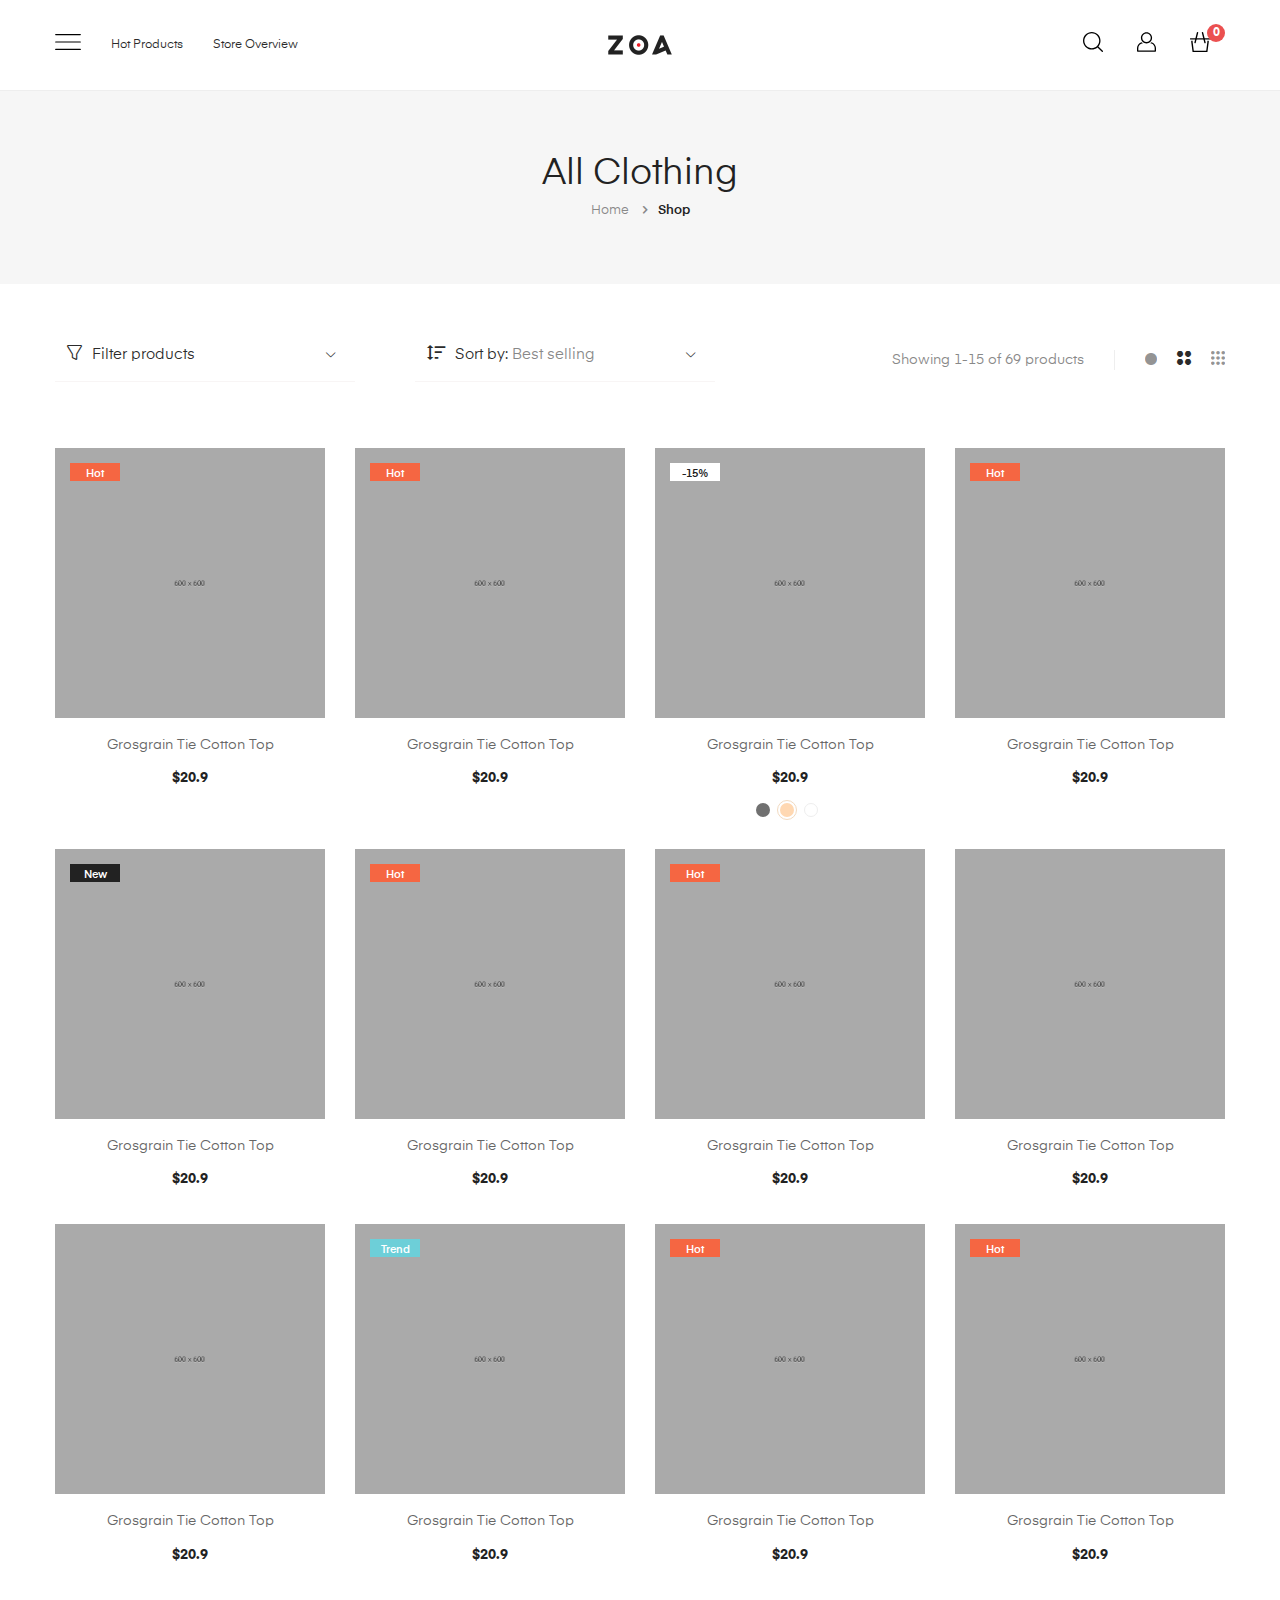
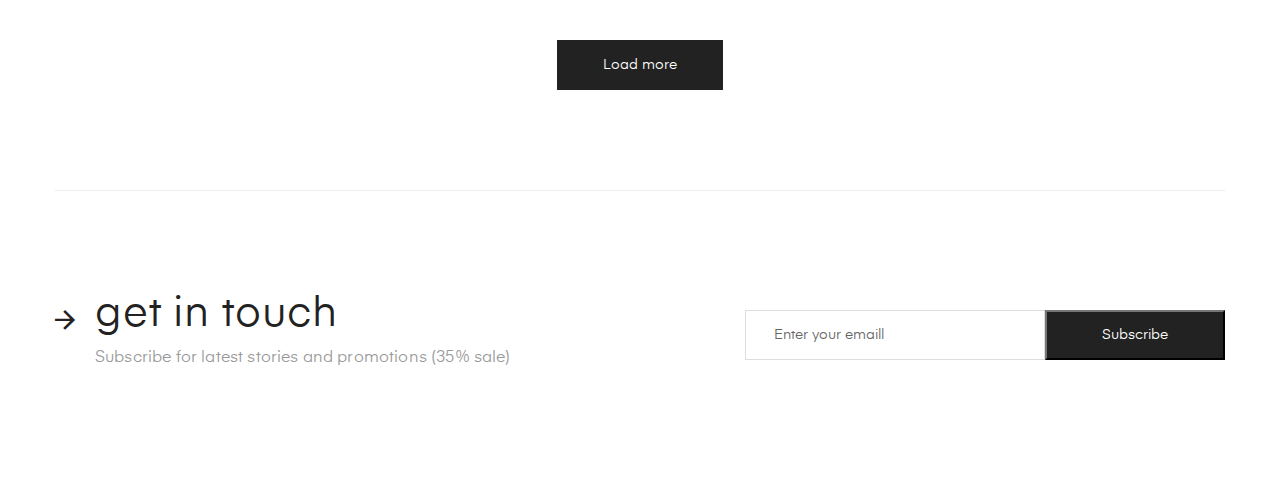
<file: store-overview.html>
<!DOCTYPE html>
<html lang="en">

<head>
    <meta charset="utf-8">
    <meta http-equiv="X-UA-Compatible" content="IE=edge">
    <meta name="viewport" content="width=device-width, initial-scale=1, maximum-scale=1" />
    <title>Zoa - Minimalist HTML Template</title>
    <link rel="shortcut icon" href="img/favicon.png" type="image/png">
    <link rel="stylesheet" href="css/owl.carousel.min.css">
    <link rel="stylesheet" href="css/slick.css">
    <link rel="stylesheet" href="css/slick-theme.css">
    <link rel="stylesheet" href="css/owl.theme.default.min.css">
    <link rel="stylesheet" type="text/css" href="css/styles.css">
</head>

<body>
   <!-- push menu-->
   <div class="pushmenu menu-home5">
    <div class="menu-push">
        <span class="close-left js-close"><i class="ion-ios-close-empty f-40"></i></span>
        <div class="clearfix"></div>
        <form role="search" method="get" id="searchform" class="searchform" action="/search">
            <div>
                <label class="screen-reader-text" for="q"></label>
                <input type="text" placeholder="Search for products" value="" name="q" id="q" autocomplete="off">
                <input type="hidden" name="type" value="product">
                <button type="submit" id="searchsubmit"><i class="ion-ios-search-strong"></i></button>
            </div>
        </form>
        <ul class="nav-home5 js-menubar">
            <li class="level1 active dropdown">
                <a href="index.html">Home</a>
                
        
            <li class="level1 active dropdown"><a href="./all-products.html">Products</a>
                <ul class="level1">
                    <li class="level2">
                        <a href="./all-products.html">Shop</a>
                        <ul class="menu-level-2">
                            <li class="level3"><a href="./hoodie.html" title="">Hoodie</a></li>
                            <li class="level3"><a href="./t-shirt.html" title="">T-shirt</a></li>
                            <li class="level3"><a href="./shoes.html" title="">Shoes</a></li>
                        </ul>
                    </li>
                    <li class="level2">
                        <a href="#">Shopping</a>
                        <ul class="menu-level-2">
                            <li class="level3"><a href="./all-products.html" title="">Shop</a></li>
                            <li class="level3"><a href="./cart.html" title="">Cart</a></li>
                        
                            <li class="level3"><a href="./check-out.html" title="">Checkout</a></li>
                            <li class="level3"><a href="./my-account.html" title="">My Account</a></li>
                        </ul>
                    </li>
                </ul>
            </li>
            <li class="level1"><a href="#">Menu</a></li>
            <li class="level1">
                <a href="#">Pages</a>
                <ul class="menu-level1">
                    <li class="level2"><a href="#" title="About Us">About Us </a></li>
                    <li class="level2"><a href="./contact.html" title="Contact">Contact</a></li>
                    <li class="level2"><a href="./faqs.html" title="FAQs">FAQs</a></li>
                </ul>
            </li>
        </ul>
        <ul class="mobile-account">
            <li><a href="#"><i class="fa fa-unlock-alt"></i>Login</a></li>
            <li><a href="#"><i class="fa fa-user-plus"></i>Register</a></li>
            <li><a href="#"><i class="fa fa-heart"></i>Wishlist</a></li>
        </ul>
        <h4 class="mb-title">connect and follow</h4>
        <div class="mobile-social mg-bottom-30">
            <a href=""><i class="fa fa-facebook"></i></a>
            <a href=""><i class="fa fa-twitter"></i></a>
            <a href=""><i class="fa fa-google-plus"></i></a>
        </div>
    </div>
</div>
<!-- end push menu-->
    <!-- Push cart -->
    <div class="pushmenu pushmenu-left cart-box-container">
        <div class="cart-list">
            <div class="cart-list-heading">
                <h3 class="cart-title">My cart</h3>
                <span class="close-left js-close"><i class="ion-ios-close-empty"></i></span>
            </div>
            <div class="cart-inside">
                <ul class="list">
                    <li class="item-cart">
                        <div class="product-img-wrap">
                            <a href="#" title="Product"><img src="img/product/cart_product_1.jpg" alt="Product" class="img-responsive"></a>
                        </div>
                        <div class="product-details">
                            <div class="inner-left">
                                <div class="product-name"><a href="#">Grosgrain tie cotton top</a></div>
                                <div class="product-price"><span>$20.9</span></div>
                                <div class="cart-qtt">
                                    <button type="button" class="quantity-left-minus btn btn-number js-minus" data-type="minus" data-field="">
                                        <span class="minus-icon"><i class="ion-ios-minus-empty"></i></span>
                                    </button>
                                    <input type="text" name="number" value="1" class="product_quantity_number js-number">
                                    <button type="button" class="quantity-right-plus btn btn-number js-plus" data-type="plus" data-field="">
                                        <span class="plus-icon"><i class="ion-ios-plus-empty"></i></span>
                                    </button>
                                </div>
                            </div>
                        </div>
                    </li>
                    <li class="item-cart">
                        <div class="product-img-wrap">
                            <a href="#" title="Product"><img src="img/product/cart_product_2.jpg" alt="Product" class="img-responsive"></a>
                        </div>
                        <div class="product-details">
                            <div class="inner-left">
                                <div class="product-name"><a href="#">Grosgrain tie cotton top</a></div>
                                <div class="product-price"><span>$20.9</span></div>
                                <div class="cart-qtt">
                                    <button type="button" class="quantity-left-minus btn btn-number js-minus" data-type="minus" data-field="">
                                        <span class="minus-icon"><i class="ion-ios-minus-empty"></i></span>
                                    </button>
                                    <input type="text" name="number" value="1" class="product_quantity_number js-number">
                                    <button type="button" class="quantity-right-plus btn btn-number js-plus" data-type="plus" data-field="">
                                        <span class="plus-icon"><i class="ion-ios-plus-empty"></i></span>
                                    </button>
                                </div>
                            </div>
                        </div>
                    </li>
                </ul>
                <div class="cart-bottom">
                    <div class="cart-form">
                        <div class="cart-note-form">
                            <label for="CartSpecialInstructions" class="cart-note cart-note_text_label small--text-center">Special Offer:</label>
                            <textarea rows="6" name="note" id="CartSpecialInstructions" class="cart-note__input form-control note--input"></textarea>
                        </div>
                    </div>
                    <div class="cart-button mg-top-30">
                        <a class="zoa-btn checkout" href="#" title="">Check out</a>
                    </div>
                </div>
            </div>
            <!-- End cart bottom -->
        </div>
    </div>
    <!-- End pushcart -->
    <!-- Search form -->
    <div class="search-form-wrapper header-search-form">
        <div class="container">
            <div class="search-results-wrapper">
                <div class="btn-search-close">
                    <i class="ion-ios-close-empty"></i>
                </div>
            </div>
            <ul class="zoa-category text-center">
                <li><a href="">All Categories</a></li>
                <li><a href="">Woman</a></li>
                <li><a href="">Man</a></li>
                <li><a href="">Accessories</a></li>
                <li><a href="">Kid</a></li>
                <li><a href="">Others</a></li>
            </ul>
            <form method="get" action="/search" role="search" class="search-form  has-categories-select">
                <input name="q" class="search-input" type="text" value="" placeholder="Enter your keywords..." autocomplete="off">
                <input type="hidden" name="post_type" value="product">
                <button type="submit" id="search-btn"><i class="ion-ios-search-strong"></i></button>
            </form>
        </div>
    </div>
    <!-- End search form -->
    <!-- Account -->
    <div class="account-form-wrapper">
        <div class="container">
            <div class="search-results-wrapper">
                <div class="btn-search-close">
                    <i class="ion-ios-close-empty black"></i>
                </div>
            </div>
            <div class="account-wrapper">
                <ul class="account-tab text-center">
                    <li class="active"><a data-toggle="tab" href="#login">Login</a></li>
                    <li><a data-toggle="tab" href="#register">Register</a></li>
                </ul>
                <div class="tab-content">
                    <div id="login" class="tab-pane fade in active">
                        <div class="row">
                            <div class="col-md-4">
                                <form method="post" class="form-customer form-login">
                                    <div class="form-group">
                                        <label for="exampleInputEmail1">E-mail *</label>
                                        <input type="email" class="form-control form-account" id="exampleInputEmail1">
                                    </div>
                                    <div class="form-group">
                                        <label for="zoaname">Name</label>
                                        <input type="text" class="form-control form-account" id="zoaname">
                                    </div>
                                    <div class="form-group">
                                        <label for="exampleInputPassword1">Password *</label>
                                        <input type="password" class="form-control form-account" id="exampleInputPassword1">
                                    </div>
                                    <div class="btn-button-group mg-top-30 mg-bottom-15">
                                        <button type="submit" class="zoa-btn btn-login hover-white">Sign Up</button>
                                    </div>
                                </form>
                                <div class="social-group-button">
                                    <a href="" class="twitter button">
                                        <div class="slide">
                                            <p>
                                                Connect with Twitter
                                            </p>
                                        </div>
                                        <div class="icon">
                                            <i class="fa fa-twitter">
                                    </i>
                                        </div>
                                    </a>
                                    <a href="" class="facebook button">
                                        <div class="slide">
                                            <p>
                                                Connect with Facebook
                                            </p>
                                        </div>
                                        <div class="icon">
                                            <i class="fa fa-facebook">
                                    </i>
                                        </div>
                                    </a>
                                </div>
                                <span class="text-note">Already have an account? <a href="">Sign In!</a></span>
                            </div>
                            <div class="col-md-4">
                                <form method="post" class="form-customer form-register">
                                    <div class="form-group">
                                        <label for="exampleInputEmail2">E-mail</label>
                                        <input type="email" class="form-control form-account" id="exampleInputEmail2">
                                    </div>
                                    <div class="form-group">
                                        <label for="exampleInputPassword3">Password</label>
                                        <input type="password" class="form-control form-account" id="exampleInputPassword3">
                                    </div>
                                    <div class="flex justify-content-between mg-30">
                                        <div class="checkbox">
                                            <input data-val="true" data-val-required="The Remember me? field is required." id="RememberMe" name="RememberMe" type="checkbox" value="true" />
                                            <input name="RememberMe" type="hidden" value="false" />
                                            <label for="RememberMe">Remember me</label>
                                        </div>
                                        <a href="" class="text-note no-mg">Forgot Password?</a>
                                    </div>
                                    <div class="btn-button-group mg-top-30 mg-bottom-15">
                                        <button type="submit" class="zoa-btn btn-login hover-white">Sign In</button>
                                    </div>
                                </form>
                                <div class="social-group-button">
                                    <a href="" class="twitter button">
                                        <div class="slide">
                                            <p>
                                                Connect with Twitter
                                            </p>
                                        </div>
                                        <div class="icon">
                                            <i class="fa fa-twitter">
                                    </i>
                                        </div>
                                    </a>
                                    <a href="" class="facebook button">
                                        <div class="slide">
                                            <p>
                                                Connect with Facebook
                                            </p>
                                        </div>
                                        <div class="icon">
                                            <i class="fa fa-facebook">
                                    </i>
                                        </div>
                                    </a>
                                </div>
                                <span class="text-note">Don’t have an account? <a href="">Register!</a></span>
                            </div>
                            <div class="col-md-4">
                                <form method="post" class="form-customer form-reset">
                                    <div class="form-group">
                                        <label for="exampleInputEmail5">E-mail *</label>
                                        <input type="email" class="form-control form-account" id="exampleInputEmail5">
                                    </div>
                                    <div class="btn-button-group mg-top-30 mg-bottom-15">
                                        <button type="submit" class="zoa-btn btn-login hover-white">Reset Password</button>
                                    </div>
                                </form>
                            </div>
                        </div>
                    </div>
                    <div id="register" class="tab-pane fade">
                        <div class="row">
                            <div class="col-md-4">
                                <form method="post" class="form-customer form-login">
                                    <div class="form-group">
                                        <label for="exampleInputEmail7">E-mail *</label>
                                        <input type="email" class="form-control form-account" id="exampleInputEmail7">
                                    </div>
                                    <div class="form-group">
                                        <label for="zoaname2">Name</label>
                                        <input type="text" class="form-control form-account" id="zoaname2">
                                    </div>
                                    <div class="form-group">
                                        <label for="exampleInputPassword2">Password *</label>
                                        <input type="password" class="form-control form-account" id="exampleInputPassword2">
                                    </div>
                                    <div class="btn-button-group mg-top-30 mg-bottom-15">
                                        <button type="submit" class="zoa-btn btn-login hover-white">Sign Up</button>
                                    </div>
                                </form>
                                <div class="social-group-button">
                                    <a href="" class="twitter button">
                                        <div class="slide">
                                            <p>
                                                Connect with Twitter
                                            </p>
                                        </div>
                                        <div class="icon">
                                            <i class="fa fa-twitter">
                                    </i>
                                        </div>
                                    </a>
                                    <a href="" class="facebook button">
                                        <div class="slide">
                                            <p>
                                                Connect with Facebook
                                            </p>
                                        </div>
                                        <div class="icon">
                                            <i class="fa fa-facebook">
                                    </i>
                                        </div>
                                    </a>
                                </div>
                                <span class="text-note">Already have an account? <a href="">Sign In!</a></span>
                            </div>
                            <div class="col-md-4">
                                <form method="post" class="form-customer form-register">
                                    <div class="form-group">
                                        <label for="exampleInputEmail6">E-mail</label>
                                        <input type="email" class="form-control form-account" id="exampleInputEmail6">
                                    </div>
                                    <div class="form-group">
                                        <label for="exampleInputPassword4">Password</label>
                                        <input type="password" class="form-control form-account" id="exampleInputPassword4">
                                    </div>
                                    <div class="flex justify-content-between mg-30">
                                        <div class="checkbox">
                                            <input data-val="true" data-val-required="The Remember me? field is required." id="RememberMe2" name="RememberMe" type="checkbox" value="true" />
                                            <input name="RememberMe" type="hidden" value="false" />
                                            <label for="RememberMe2">Remember me</label>
                                        </div>
                                        <a href="" class="text-note no-mg">Forgot Password?</a>
                                    </div>
                                    <div class="btn-button-group mg-top-30 mg-bottom-15">
                                        <button type="submit" class="zoa-btn btn-login hover-white">Sign In</button>
                                    </div>
                                </form>
                                <div class="social-group-button">
                                    <a href="" class="twitter button">
                                        <div class="slide">
                                            <p>
                                                Connect with Twitter
                                            </p>
                                        </div>
                                        <div class="icon">
                                            <i class="fa fa-twitter">
                                    </i>
                                        </div>
                                    </a>
                                    <a href="" class="facebook button">
                                        <div class="slide">
                                            <p>
                                                Connect with Facebook
                                            </p>
                                        </div>
                                        <div class="icon">
                                            <i class="fa fa-facebook">
                                    </i>
                                        </div>
                                    </a>
                                </div>
                                <span class="text-note">Don’t have an account? <a href="">Register!</a></span>
                            </div>
                            <div class="col-md-4">
                                <form method="post" class="form-customer form-reset">
                                    <div class="form-group">
                                        <label for="exampleInputEmail4">E-mail *</label>
                                        <input type="email" class="form-control form-account" id="exampleInputEmail4">
                                    </div>
                                    <div class="btn-button-group mg-top-30 mg-bottom-15">
                                        <button type="submit" class="zoa-btn btn-login hover-white">Reset Password</button>
                                    </div>
                                </form>
                            </div>
                        </div>
                    </div>
                </div>
            </div>
        </div>
        <!-- End Account -->
    </div>
    <div class="wrappage">
        <!--header -->
        <header id="header" class="header-v1">
            <div class="header-center">
                <div class="container container-content">
                    <div class="row flex align-items-center justify-content-between">
                        <div class="col-md-4 col">
                            <div class="topbar-right">
                                <div class="element">
                                    <a href="#" class="icon-pushmenu js-push-menu">
                                        <svg width="26" height="16" version="1.1" id="Layer_1" xmlns="http://www.w3.org/2000/svg" xmlns:xlink="http://www.w3.org/1999/xlink" x="0px" y="0px" viewBox="0 0 66 41" style="enable-background:new 0 0 66 41;" xml:space="preserve">
                                            <style type="text/css">
                                            .st0 {
                                                fill: none;
                                                stroke: #000000;
                                                stroke-width: 3;
                                                stroke-linecap: round;
                                                stroke-miterlimit: 10;
                                            }
                                            </style>
                                            <g>
                                                <line class="st0" x1="1.5" y1="1.5" x2="64.5" y2="1.5" />
                                                <line class="st0" x1="1.5" y1="20.5" x2="64.5" y2="20.5" />
                                                <line class="st0" x1="1.5" y1="39.5" x2="64.5" y2="39.5" />
                                            </g>
                                        </svg>
                                    </a>
                                </div>
                                <div class="element element-currency hidden-xs hidden-sm">
                                    <a href="./hot-products.html" id="label3" class="dropdown-toggle" >
                                
                                    <span>Hot Products</span>

                                    </a>
                                    
                                    
                                </div>
                                <div class="element element-leaguage hidden-xs hidden-sm">
                                    <a href="./store-overview.html" id="label2" class="dropdown-toggle" >
                                    
                                    <span>Store Overview</span>

                                    </a>
                                
                                </div>
                            </div>
                        </div>
                        <div class="col-md-4 col flex justify-content-center">
                            <a href="#"><img src="img/logo.png" alt="" class="img-reponsive"></a>
                        </div>
                        <div class="col-md-4 col flex justify-content-end">
                            <div class="topbar-left">
                                <div class="element element-search hidden-xs hidden-sm">
                                    <a href="#" class="zoa-icon search-toggle">
                                        <svg width="20" height="20" version="1.1" id="Layer_2" xmlns="http://www.w3.org/2000/svg" xmlns:xlink="http://www.w3.org/1999/xlink" x="0px" y="0px" viewBox="0 0 90 90" style="enable-background:new 0 0 90 90;" xml:space="preserve">
                                            <g>
                                                <path d="M0,39.4C0,50,4.1,59.9,11.6,67.3c7.4,7.5,17.3,11.6,27.8,11.6c9.5,0,18.5-3.4,25.7-9.5l19.8,19.7c1.2,1.2,3.1,1.2,4.2,0
    c0.6-0.6,0.9-1.3,0.9-2.1s-0.3-1.5-0.9-2.1L69.3,65.1c6.2-7.1,9.5-16.2,9.5-25.7c0-10.5-4.1-20.4-11.6-27.9C59.9,4.1,50,0,39.4,0
    C28.8,0,19,4.1,11.6,11.6S0,28.9,0,39.4z M63.1,15.8c6.3,6.3,9.8,14.7,9.8,23.6S69.4,56.7,63.1,63s-14.7,9.8-23.6,9.8
    S22.2,69.3,15.9,63C9.5,56.8,6,48.4,6,39.4s3.5-17.3,9.8-23.6S30.5,6,39.4,6S56.8,9.5,63.1,15.8z" />
                                            </g>
                                        </svg>
                                    </a>
                                </div>
                                <div class="element element-user hidden-xs hidden-sm">
                                    <a href="#" class="zoa-icon js-user">
                                        <svg width="19" height="20" version="1.1" id="Layer_3" xmlns="http://www.w3.org/2000/svg" xmlns:xlink="http://www.w3.org/1999/xlink" x="0px" y="0px" viewBox="0 0 100 102.8" style="enable-background:new 0 0 100 102.8;" xml:space="preserve">
                                            <g>
                                                <path d="M75.7,52.4c-2.1,2.3-4.4,4.3-7,6C82.2,58.8,93,69.9,93,83.5v12.3H7V83.5c0-13.6,10.8-24.7,24.3-25.1c-2.6-1.7-5-3.7-7-6
    C10.3,55.9,0,68.5,0,83.5v15.8c0,1.9,1.6,3.5,3.5,3.5h93c1.9,0,3.5-1.6,3.5-3.5V83.5C100,68.5,89.7,55.9,75.7,52.4z" />
                                                <g>
                                                    <path d="M50,58.9c-16.2,0-29.5-13.2-29.5-29.5S33.8,0,50,0s29.5,13.2,29.5,29.5S66.2,58.9,50,58.9z M50,7
        C37.6,7,27.5,17.1,27.5,29.5S37.6,51.9,50,51.9s22.5-10.1,22.5-22.5S62.4,7,50,7z" />
                                                </g>
                                            </g>
                                        </svg>
                                    </a>
                                </div>
                                <div class="element element-cart">
                                    <a href="#" class="zoa-icon icon-cart">
                                        <svg width="20" height="20" version="1.1" id="Layer_4" xmlns="http://www.w3.org/2000/svg" xmlns:xlink="http://www.w3.org/1999/xlink" x="0px" y="0px" viewBox="0 0 55.4 55.4" style="enable-background:new 0 0 55.4 55.4;" xml:space="preserve">
                                            <g>
                                                <rect x="0.2" y="17.4" width="55" height="3.4" />
                                            </g>
                                            <g>
                                                <polygon points="7.1,55.4 3.4,27.8 3.4,24.1 7.3,24.1 7.3,27.6 10.5,51.6 44.9,51.6 48.1,27.6 48.1,24.1 52,24.1 52,27.9 
    48.3,55.4   " />
                                            </g>
                                            <g>
                                                <path d="M14,31.4c-0.1,0-0.3,0-0.5-0.1c-1-0.2-1.6-1.3-1.4-2.3L19,1.5C19.2,0.6,20,0,20.9,0c0.1,0,0.3,0,0.4,0
    c0.5,0.1,0.9,0.4,1.2,0.9c0.3,0.4,0.4,1,0.3,1.5l-6.9,27.5C15.6,30.8,14.8,31.4,14,31.4z" />
                                            </g>
                                            <g>
                                                <path d="M41.5,31.4c-0.9,0-1.7-0.6-1.9-1.5L32.7,2.4c-0.1-0.5,0-1.1,0.3-1.5s0.7-0.7,1.2-0.8c0.1,0,0.3,0,0.4,0
    c0.9,0,1.7,0.6,1.9,1.5L43.4,29c0.1,0.5,0,1-0.2,1.5c-0.3,0.5-0.7,0.8-1.1,0.9c-0.2,0-0.3,0-0.4,0.1C41.6,31.4,41.6,31.4,41.5,31.4
    z" />
                                            </g>
                                        </svg>
                                        <span class="count cart-count">0</span>
                                    </a>
                                </div>
                            </div>
                        </div>
                    </div>
                </div>
            </div>
        </header>
        <!-- /header -->
        <!-- Content -->
        <div class="shop-heading text-center">
            <h1>All Clothing</h1>
            <ul class="breadcrumb">
                <li><a href="#">Home</a></li>
                <li class="active">Shop</li>
            </ul>
        </div>
        <div class="container container-content">
            <div class="filter-collection-left hidden-lg hidden-md">
                <a class="btn"><i class="zoa-icon-filter"></i> Filter</a>
            </div>
            <div class="col-xs-12 hidden-md hidden-lg col-left collection-sidebar" id="filter-sidebar">
                <div class="close-sidebar-collection hidden-lg hidden-md">
                    <span>Filter</span><i class="icon_close ion-close"></i>
                </div>
                <div class="widget-filter filter-cate no-pd-top">
                    <h3>Categories</h3>
                    <ul>
                        <li><a class="active" href="">Mens</a></li>
                        <li><a href="">Womens</a></li>
                        <li><a href="">Kids</a></li>
                        <li><a href="">Accessories</a></li>
                        <li><a href="">Others</a></li>
                    </ul>
                </div>
                <div class="widget-filter filter-cate filter-color">
                    <h3>Filter by colors</h3>
                    <ul>
                        <li><a class="active" href="">Black</a></li>
                        <li><a href="">White</a></li>
                        <li><a href="">Grey</a></li>
                    </ul>
                </div>
                <div class="widget-filter filter-cate filter-size">
                    <h3>Filter by sizes</h3>
                    <ul>
                        <li><a class="" href="">S</a></li>
                        <li><a href="">M</a></li>
                        <li><a href="">L</a></li>
                        <li><a href="">XL</a></li>
                        <li><a href="">XS</a></li>
                    </ul>
                </div>
                <div class="widget-filter filter-cate filter-size">
                    <h3>Filter by price</h3>
                    <ul>
                        <li><a class="" href="">0 - $29</a></li>
                        <li><a href="">$30 - $59</a></li>
                        <li><a href="">$60 - $89 </a></li>
                    </ul>
                </div>
                <div class="widget-filter filter-cate filter-size">
                    <h3>Filter by brand</h3>
                    <ul>
                        <li><a class="" href="">Adidas</a></li>
                        <li><a href="">Nike</a></li>
                        <li><a href="">Bitis </a></li>
                    </ul>
                </div>
                <a class="zoa-btn btn-filter">
                        Filter
                    </a>
            </div>
            <div class="shop-top">
                <div class="shop-element left">
                    <ul class="js-filter">
                        <li class="filter filter-static hidden-xs hidden-sm">
                            <a href=""><i class="zoa-icon-filter"></i>Filter products</a>
                            <div class="dropdown-menu fullw">
                                <div class="col-md-15 col-lg-15 widget-filter filter-cate">
                                    <h3>Categories</h3>
                                    <ul>
                                        <li><a class="active" href="">Mens</a></li>
                                        <li><a href="">Womens</a></li>
                                        <li><a href="">Kids</a></li>
                                        <li><a href="">Accessories</a></li>
                                        <li><a href="">Others</a></li>
                                    </ul>
                                </div>
                                <div class="col-md-15 col-lg-15 widget-filter filter-cate filter-color">
                                    <h3>Filter by colors</h3>
                                    <ul>
                                        <li><a class="active" href="">Black</a></li>
                                        <li><a href="">White</a></li>
                                        <li><a href="">Grey</a></li>
                                    </ul>
                                </div>
                                <div class="col-md-15 col-lg-15 widget-filter filter-cate filter-size">
                                    <h3>Filter by sizes</h3>
                                    <ul>
                                        <li><a class="" href="">S</a></li>
                                        <li><a href="">M</a></li>
                                        <li><a href="">L</a></li>
                                        <li><a href="">XL</a></li>
                                        <li><a href="">XS</a></li>
                                    </ul>
                                </div>
                                <div class="col-md-15 col-lg-15 widget-filter filter-cate filter-size">
                                    <h3>Filter by price</h3>
                                    <ul>
                                        <li><a class="" href="">0 - $29</a></li>
                                        <li><a href="">$30 - $59</a></li>
                                        <li><a href="">$60 - $89 </a></li>
                                    </ul>
                                </div>
                                <div class="col-md-15 col-lg-15 widget-filter filter-cate filter-size">
                                    <h3>Filter by brand</h3>
                                    <ul>
                                        <li><a class="" href="">Adidas</a></li>
                                        <li><a href="">Nike</a></li>
                                        <li><a href="">Bitis </a></li>
                                    </ul>
                                </div>
                            </div>
                        </li>
                        <li class="filter">
                            <a onClick="return false;" href=""><i class="zoa-icon-sort"></i>Sort by:  <span>Best selling</span></a>
                            <ul class="dropdown-menu">
                                <li><a href="manual">Featured</a></li>
                                <li><a href="best-selling">Best Selling</a></li>
                                <li><a href="title-ascending">Alphabetically, A-Z</a></li>
                                <li><a href="title-descending">Alphabetically, A-Z</a></li>
                                <li><a href="price-descending">Price, high to low</a></li>
                                <li><a href="price-ascending">Price, low to high</a></li>
                                <li><a href="created-ascending">Date, old to new</a></li>
                                <li><a href="created-descending">Date, new to old</a></li>
                            </ul>
                        </li>
                    </ul>
                </div>
                <div class="shop-element right">
                    <span>Showing 1-15 of 69 products</span>
                    <div class="view-mode view-group">
                        <a class="list-icon list"><i class="fa fa-circle" aria-hidden="true"></i></a>
                        <a class="grid-icon col active"><i class="zoa-icon-view-2"></i></a>
                        <a class="grid-icon col2"><i class="zoa-icon-view-3"></i></a>
                    </div>
                </div>
            </div>
            <div class="product-collection-grid product-grid bd-bottom">
                <div class="row engoc-row-equal">
                    <div class="col-xs-6 col-sm-4 col-md-3 col-lg-3 product-item">
                        <div class="product-img">
                            <a href=""><img src="img/product/product_1.jpg" alt="" class="img-responsive"></a>
                            <div class="ribbon zoa-hot"><span>Hot</span></div>
                            <div class="product-button-group">
                                <a href="#" class="zoa-btn zoa-quickview">
                                    <span class="zoa-icon-quick-view"></span>
                                </a>
                                <a href="#" class="zoa-btn zoa-wishlist">
                                    <span class="zoa-icon-heart"></span>
                                </a>
                                <a href="#" class="zoa-btn zoa-addcart">
                                    <span class="zoa-icon-cart"></span>
                                </a>
                            </div>
                        </div>
                        <div class="product-info text-center">
                            <h3 class="product-title">
                                <a href="">Grosgrain tie cotton top</a>
                            </h3>
                            <div class="product-price">
                                <span>$20.9</span>
                            </div>
                        </div>
                    </div>
                    <div class="col-xs-6 col-sm-4 col-md-3 col-lg-3 product-item">
                        <div class="product-img">
                            <a href=""><img src="img/product/product_2.jpg" alt="" class="img-responsive"></a>
                            <div class="ribbon zoa-hot"><span>Hot</span></div>
                            <div class="product-button-group">
                                <a href="#" class="zoa-btn zoa-quickview">
                                    <span class="zoa-icon-quick-view"></span>
                                </a>
                                <a href="#" class="zoa-btn zoa-wishlist">
                                    <span class="zoa-icon-heart"></span>
                                </a>
                                <a href="#" class="zoa-btn zoa-addcart">
                                    <span class="zoa-icon-cart"></span>
                                </a>
                            </div>
                        </div>
                        <div class="product-info text-center">
                            <h3 class="product-title">
                                <a href="">Grosgrain tie cotton top</a>
                            </h3>
                            <div class="product-price">
                                <span>$20.9</span>
                            </div>
                        </div>
                    </div>
                    <div class="col-xs-6 col-sm-4 col-md-3 col-lg-3 product-item">
                        <div class="product-img">
                            <a href=""><img src="img/product/product_3.jpg" alt="" class="img-responsive"></a>
                            <div class="ribbon zoa-sale"><span>-15%</span></div>
                            <div class="product-button-group">
                                <a href="#" class="zoa-btn zoa-quickview">
                                    <span class="zoa-icon-quick-view"></span>
                                </a>
                                <a href="#" class="zoa-btn zoa-wishlist">
                                    <span class="zoa-icon-heart"></span>
                                </a>
                                <a href="#" class="zoa-btn zoa-addcart">
                                    <span class="zoa-icon-cart"></span>
                                </a>
                            </div>
                        </div>
                        <div class="product-info text-center">
                            <h3 class="product-title">
                                <a href="">Grosgrain tie cotton top</a>
                            </h3>
                            <div class="product-price">
                                <span>$20.9</span>
                            </div>
                            <div class="color-group">
                                <a href="#" class="circle gray"></a>
                                <a href="#" class="circle yellow active"></a>
                                <a href="#" class="circle white"></a>
                            </div>
                        </div>
                    </div>
                    <div class="col-xs-6 col-sm-4 col-md-3 col-lg-3 product-item">
                        <div class="product-img">
                            <a href=""><img src="img/product/product_4.jpg" alt="" class="img-responsive"></a>
                            <div class="ribbon zoa-hot"><span>Hot</span></div>
                            <div class="product-button-group">
                                <a href="#" class="zoa-btn zoa-quickview">
                                    <span class="zoa-icon-quick-view"></span>
                                </a>
                                <a href="#" class="zoa-btn zoa-wishlist">
                                    <span class="zoa-icon-heart"></span>
                                </a>
                                <a href="#" class="zoa-btn zoa-addcart">
                                    <span class="zoa-icon-cart"></span>
                                </a>
                            </div>
                        </div>
                        <div class="product-info text-center">
                            <h3 class="product-title">
                                <a href="">Grosgrain tie cotton top</a>
                            </h3>
                            <div class="product-price">
                                <span>$20.9</span>
                            </div>
                        </div>
                    </div>
                    <div class="col-xs-6 col-sm-4 col-md-3 col-lg-3 product-item">
                        <div class="product-img">
                            <a href=""><img src="img/product/product_5.jpg" alt="" class="img-responsive"></a>
                            <div class="ribbon zoa-new"><span>New</span></div>
                            <div class="product-button-group">
                                <a href="#" class="zoa-btn zoa-quickview">
                                    <span class="zoa-icon-quick-view"></span>
                                </a>
                                <a href="#" class="zoa-btn zoa-wishlist">
                                    <span class="zoa-icon-heart"></span>
                                </a>
                                <a href="#" class="zoa-btn zoa-addcart">
                                    <span class="zoa-icon-cart"></span>
                                </a>
                            </div>
                        </div>
                        <div class="product-info text-center">
                            <h3 class="product-title">
                                <a href="">Grosgrain tie cotton top</a>
                            </h3>
                            <div class="product-price">
                                <span>$20.9</span>
                            </div>
                        </div>
                    </div>
                    <div class="col-xs-6 col-sm-4 col-md-3 col-lg-3 product-item">
                        <div class="product-img">
                            <a href=""><img src="img/product/product_6.jpg" alt="" class="img-responsive"></a>
                            <div class="ribbon zoa-hot"><span>Hot</span></div>
                            <div class="product-button-group">
                                <a href="#" class="zoa-btn zoa-quickview">
                                    <span class="zoa-icon-quick-view"></span>
                                </a>
                                <a href="#" class="zoa-btn zoa-wishlist">
                                    <span class="zoa-icon-heart"></span>
                                </a>
                                <a href="#" class="zoa-btn zoa-addcart">
                                    <span class="zoa-icon-cart"></span>
                                </a>
                            </div>
                        </div>
                        <div class="product-info text-center">
                            <h3 class="product-title">
                                <a href="">Grosgrain tie cotton top</a>
                            </h3>
                            <div class="product-price">
                                <span>$20.9</span>
                            </div>
                        </div>
                    </div>
                    <div class="col-xs-6 col-sm-4 col-md-3 col-lg-3 product-item">
                        <div class="product-img">
                            <a href=""><img src="img/product/product_7.jpg" alt="" class="img-responsive"></a>
                            <div class="ribbon zoa-hot"><span>Hot</span></div>
                            <div class="product-button-group">
                                <a href="#" class="zoa-btn zoa-quickview">
                                    <span class="zoa-icon-quick-view"></span>
                                </a>
                                <a href="#" class="zoa-btn zoa-wishlist">
                                    <span class="zoa-icon-heart"></span>
                                </a>
                                <a href="#" class="zoa-btn zoa-addcart">
                                    <span class="zoa-icon-cart"></span>
                                </a>
                            </div>
                        </div>
                        <div class="product-info text-center">
                            <h3 class="product-title">
                                <a href="">Grosgrain tie cotton top</a>
                            </h3>
                            <div class="product-price">
                                <span>$20.9</span>
                            </div>
                        </div>
                    </div>
                    <div class="col-xs-6 col-sm-4 col-md-3 col-lg-3 product-item">
                        <div class="product-img">
                            <a href=""><img src="img/product/product_8.jpg" alt="" class="img-responsive"></a>
                            <div class="product-button-group">
                                <a href="#" class="zoa-btn zoa-quickview">
                                    <span class="zoa-icon-quick-view"></span>
                                </a>
                                <a href="#" class="zoa-btn zoa-wishlist">
                                    <span class="zoa-icon-heart"></span>
                                </a>
                                <a href="#" class="zoa-btn zoa-addcart">
                                    <span class="zoa-icon-cart"></span>
                                </a>
                            </div>
                        </div>
                        <div class="product-info text-center">
                            <h3 class="product-title">
                                <a href="">Grosgrain tie cotton top</a>
                            </h3>
                            <div class="product-price">
                                <span>$20.9</span>
                            </div>
                        </div>
                    </div>
                    <div class="col-xs-6 col-sm-4 col-md-3 col-lg-3 product-item">
                        <div class="product-img">
                            <a href=""><img src="img/product/product_9.jpg" alt="" class="img-responsive"></a>
                            <div class="product-button-group">
                                <a href="#" class="zoa-btn zoa-quickview">
                                    <span class="zoa-icon-quick-view"></span>
                                </a>
                                <a href="#" class="zoa-btn zoa-wishlist">
                                    <span class="zoa-icon-heart"></span>
                                </a>
                                <a href="#" class="zoa-btn zoa-addcart">
                                    <span class="zoa-icon-cart"></span>
                                </a>
                            </div>
                        </div>
                        <div class="product-info text-center">
                            <h3 class="product-title">
                                <a href="">Grosgrain tie cotton top</a>
                            </h3>
                            <div class="product-price">
                                <span>$20.9</span>
                            </div>
                        </div>
                    </div>
                    <div class="col-xs-6 col-sm-4 col-md-3 col-lg-3 product-item">
                        <div class="product-img">
                            <a href=""><img src="img/product/product_10.jpg" alt="" class="img-responsive"></a>
                            <div class="ribbon zoa-trend"><span>Trend</span></div>
                            <div class="product-button-group">
                                <a href="#" class="zoa-btn zoa-quickview">
                                    <span class="zoa-icon-quick-view"></span>
                                </a>
                                <a href="#" class="zoa-btn zoa-wishlist">
                                    <span class="zoa-icon-heart"></span>
                                </a>
                                <a href="#" class="zoa-btn zoa-addcart">
                                    <span class="zoa-icon-cart"></span>
                                </a>
                            </div>
                        </div>
                        <div class="product-info text-center">
                            <h3 class="product-title">
                                <a href="">Grosgrain tie cotton top</a>
                            </h3>
                            <div class="product-price">
                                <span>$20.9</span>
                            </div>
                        </div>
                    </div>
                    <div class="col-xs-6 col-sm-4 col-md-3 col-lg-3 product-item">
                        <div class="product-img">
                            <a href=""><img src="img/product/product_11.jpg" alt="" class="img-responsive"></a>
                            <div class="ribbon zoa-hot"><span>Hot</span></div>
                            <div class="product-button-group">
                                <a href="#" class="zoa-btn zoa-quickview">
                                    <span class="zoa-icon-quick-view"></span>
                                </a>
                                <a href="#" class="zoa-btn zoa-wishlist">
                                    <span class="zoa-icon-heart"></span>
                                </a>
                                <a href="#" class="zoa-btn zoa-addcart">
                                    <span class="zoa-icon-cart"></span>
                                </a>
                            </div>
                        </div>
                        <div class="product-info text-center">
                            <h3 class="product-title">
                                <a href="">Grosgrain tie cotton top</a>
                            </h3>
                            <div class="product-price">
                                <span>$20.9</span>
                            </div>
                        </div>
                    </div>
                    <div class="col-xs-6 col-sm-4 col-md-3 col-lg-3 product-item">
                        <div class="product-img">
                            <a href=""><img src="img/product/product_12.jpg" alt="" class="img-responsive"></a>
                            <div class="ribbon zoa-hot"><span>Hot</span></div>
                            <div class="product-button-group">
                                <a href="#" class="zoa-btn zoa-quickview">
                                    <span class="zoa-icon-quick-view"></span>
                                </a>
                                <a href="#" class="zoa-btn zoa-wishlist">
                                    <span class="zoa-icon-heart"></span>
                                </a>
                                <a href="#" class="zoa-btn zoa-addcart">
                                    <span class="zoa-icon-cart"></span>
                                </a>
                            </div>
                        </div>
                        <div class="product-info text-center">
                            <h3 class="product-title">
                                <a href="">Grosgrain tie cotton top</a>
                            </h3>
                            <div class="product-price">
                                <span>$20.9</span>
                            </div>
                        </div>
                    </div>
                </div>
                <div class="text-center">
                    <a href="" class="zoa-btn btn-loadmore">Load more</a>
                </div>
            </div>
        </div>
        <div class="newsletter">
            <div class="container">
                <div class="row">
                    <div class="col-md-5 col-sm-6 col-xs-12">
                        <div class="newsletter-heading">
                            <h3>get in touch</h3>
                            <p>Subscribe for latest stories and promotions (35% sale)</p>
                        </div>
                    </div>
                    <div class="col-md-7 col-sm-6 col-xs-12 flex-end">
                        <form class="form_newsletter" action="#" method="post">
                            <input type="email" value="" placeholder="Enter your emaill" name="EMAIL" id="mail" class="newsletter-input form-control">
                            <button id="subscribe" class="button_mini zoa-btn" type="submit">
                                Subscribe
                            </button>
                        </form>
                    </div>
                </div>
            </div>
        </div>
        <!-- EndContent -->
    </div>
    <script src="js/jquery.js"></script>
    <script src="js/bootstrap.min.js"></script>
    <script src="js/owl.carousel.min.js"></script>
    <script src="js/slick.min.js"></script>
    <script src="js/countdown.js"></script>
    <script src="js/main.js"></script>
</body>

</html>
</file>
